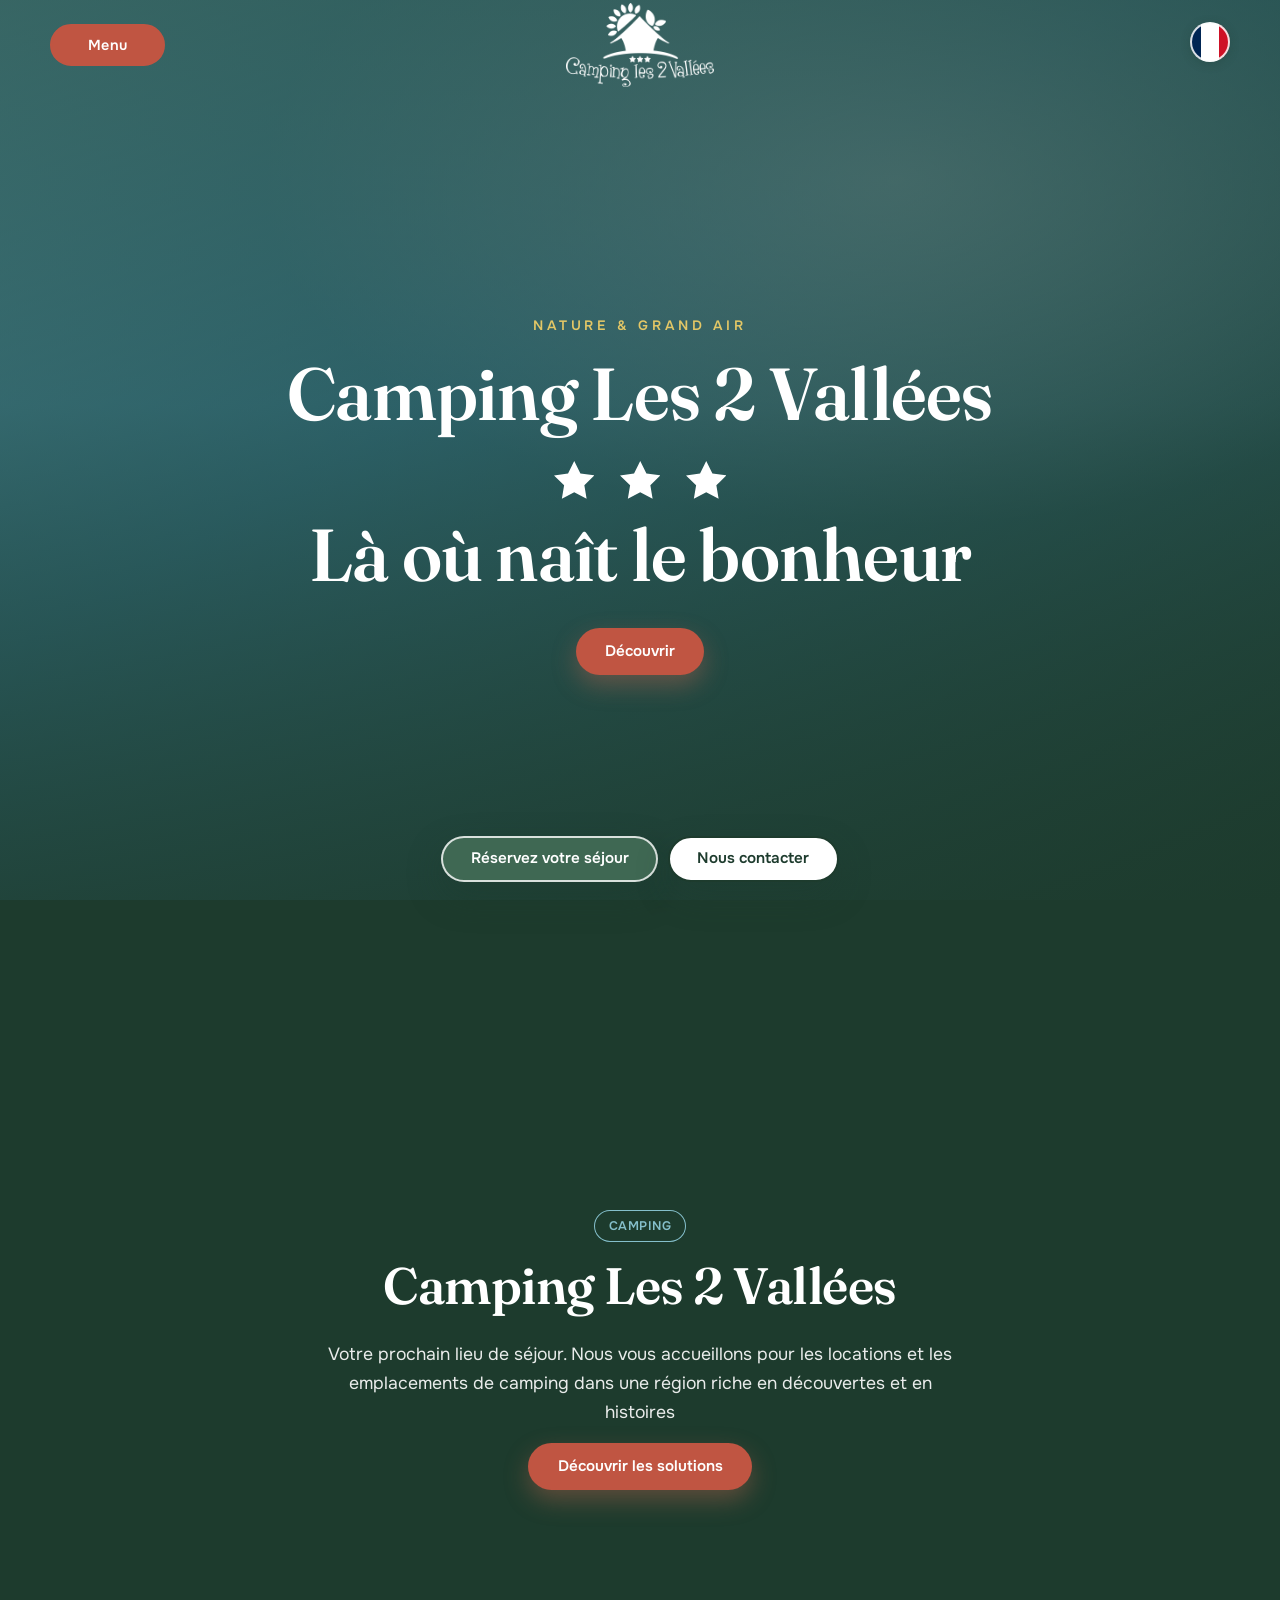
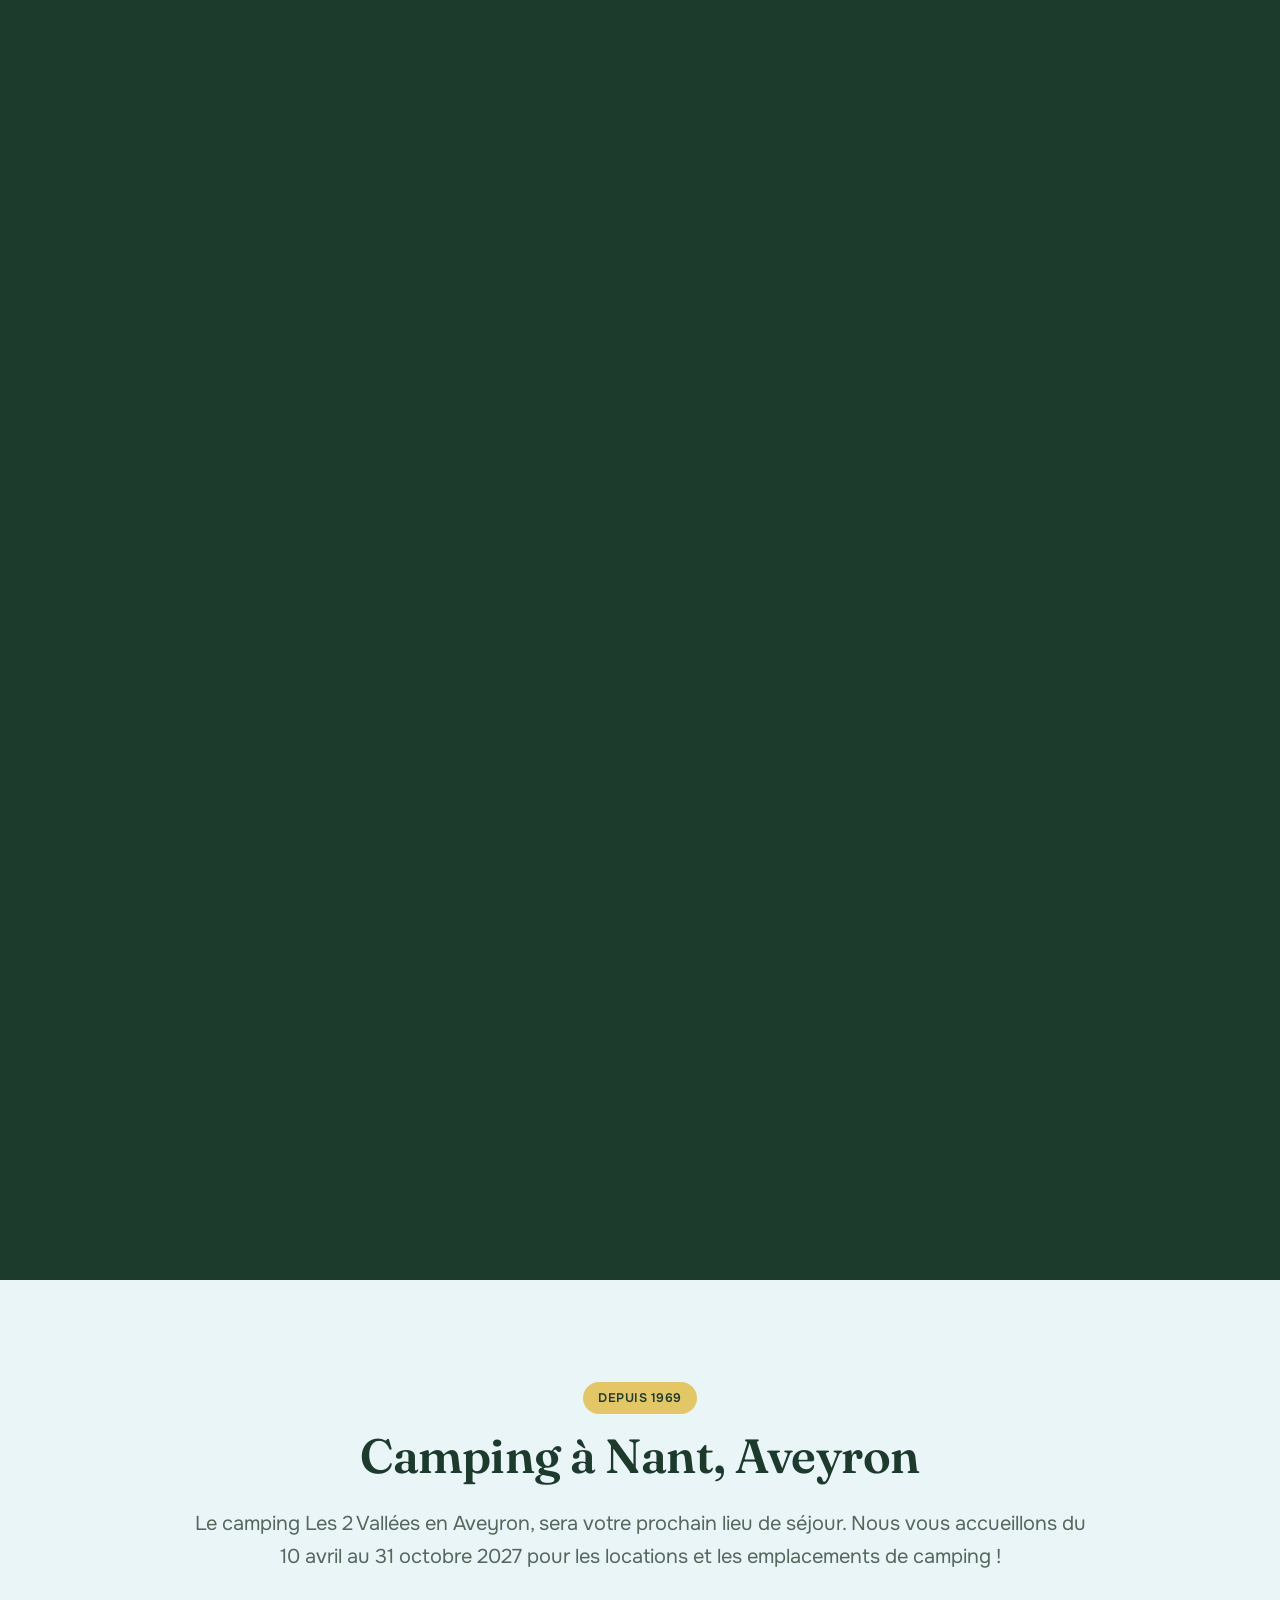
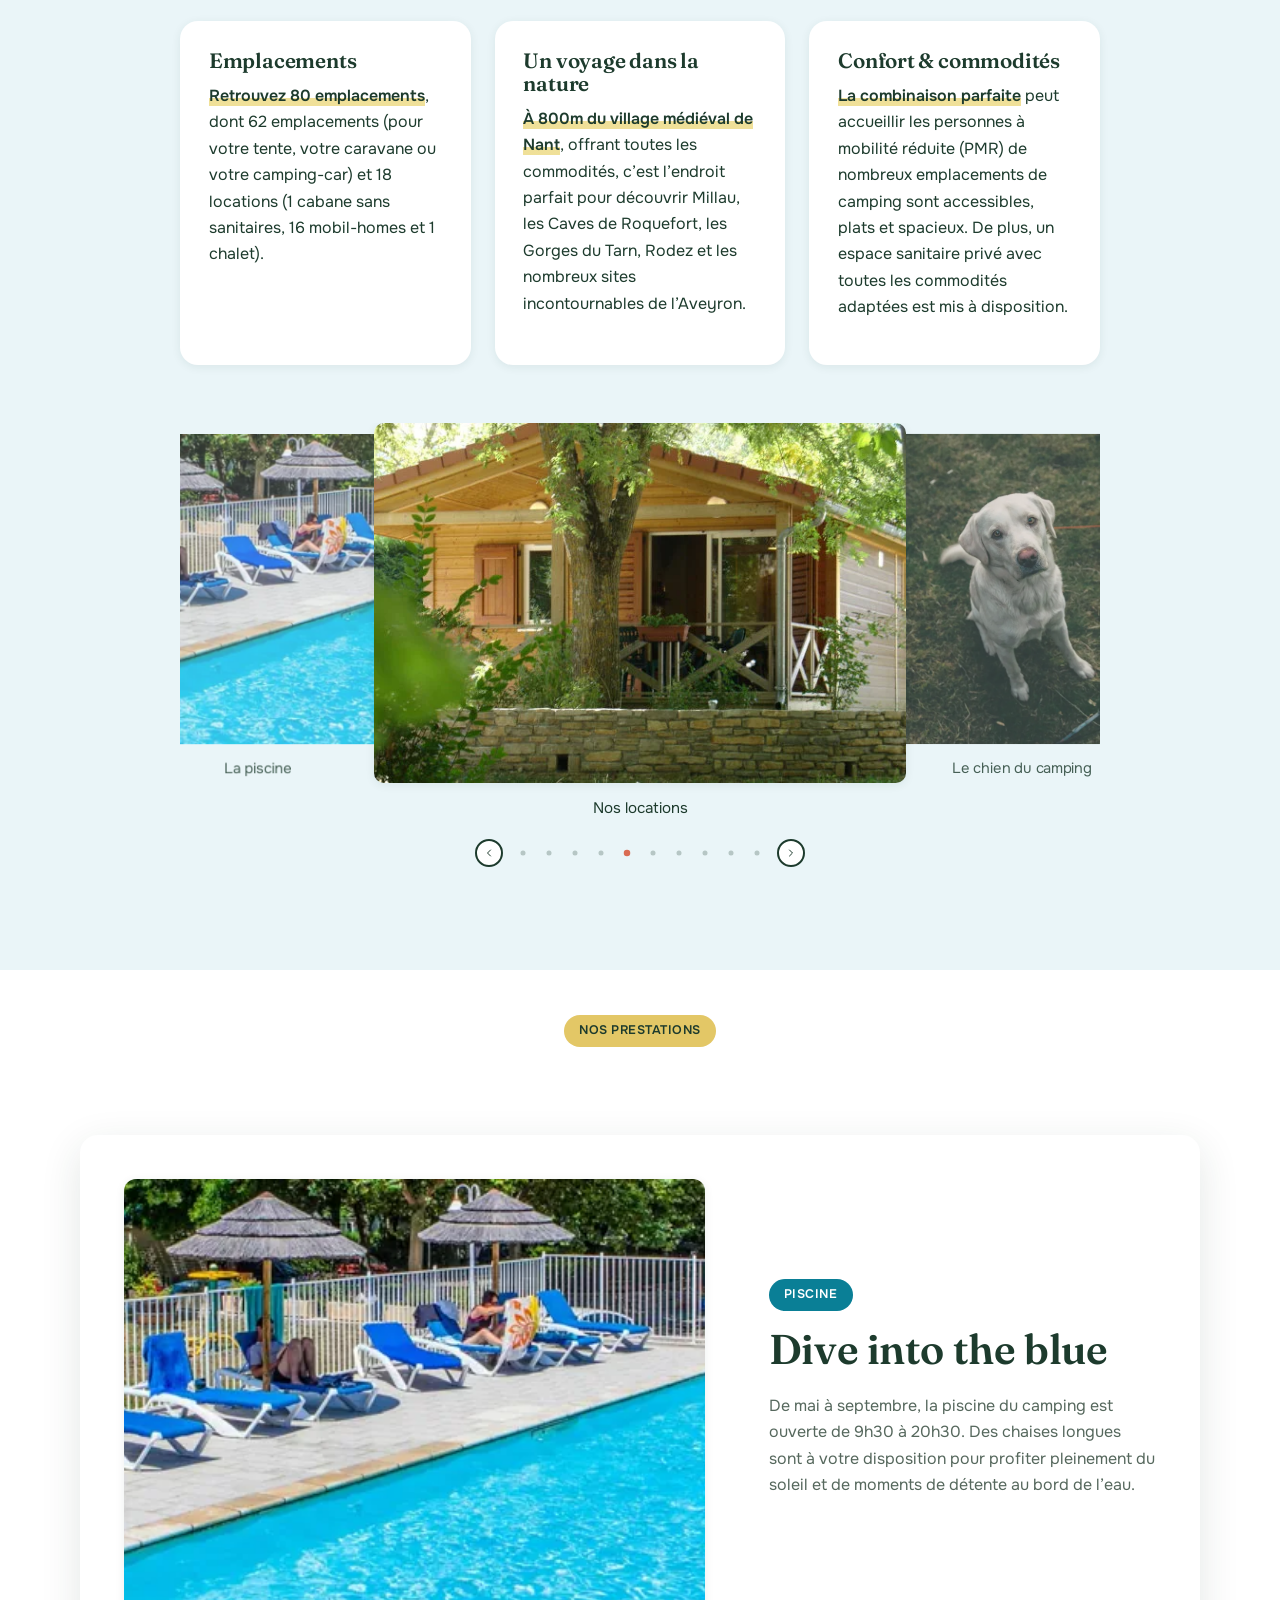
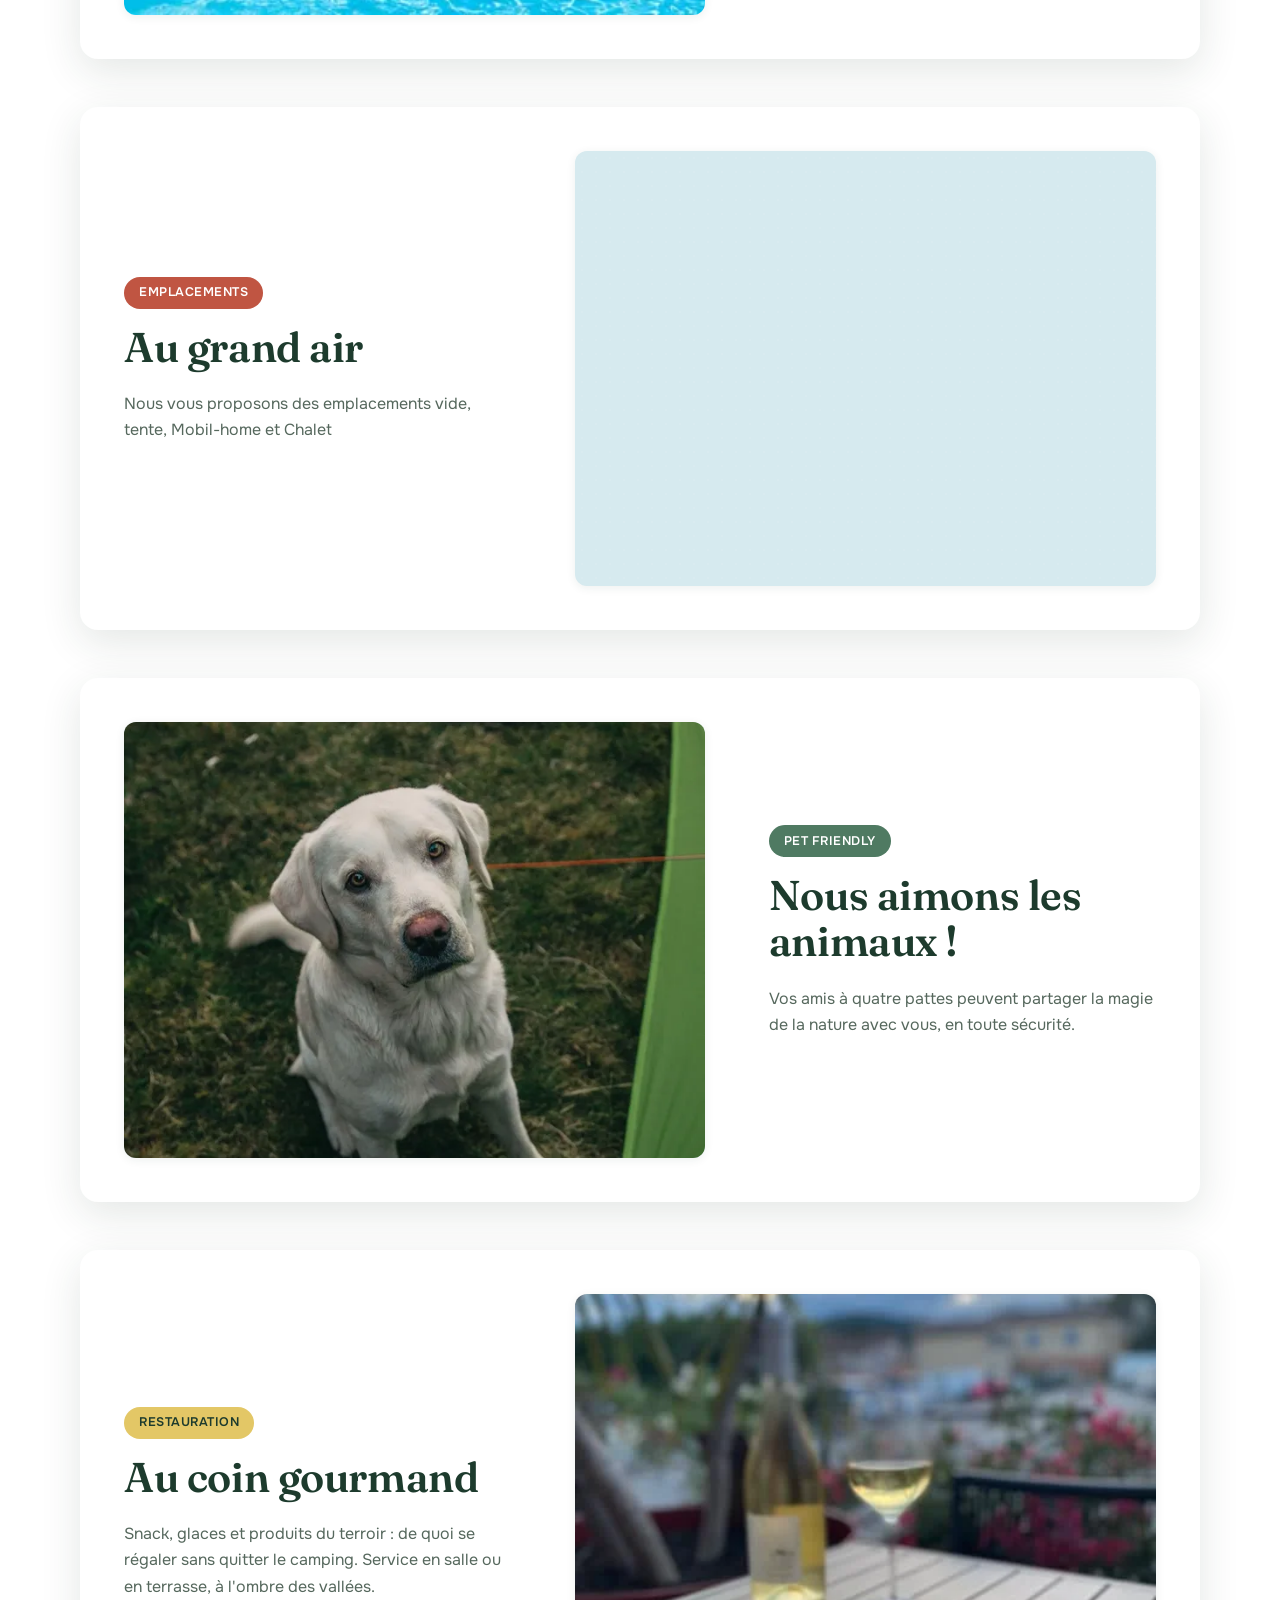
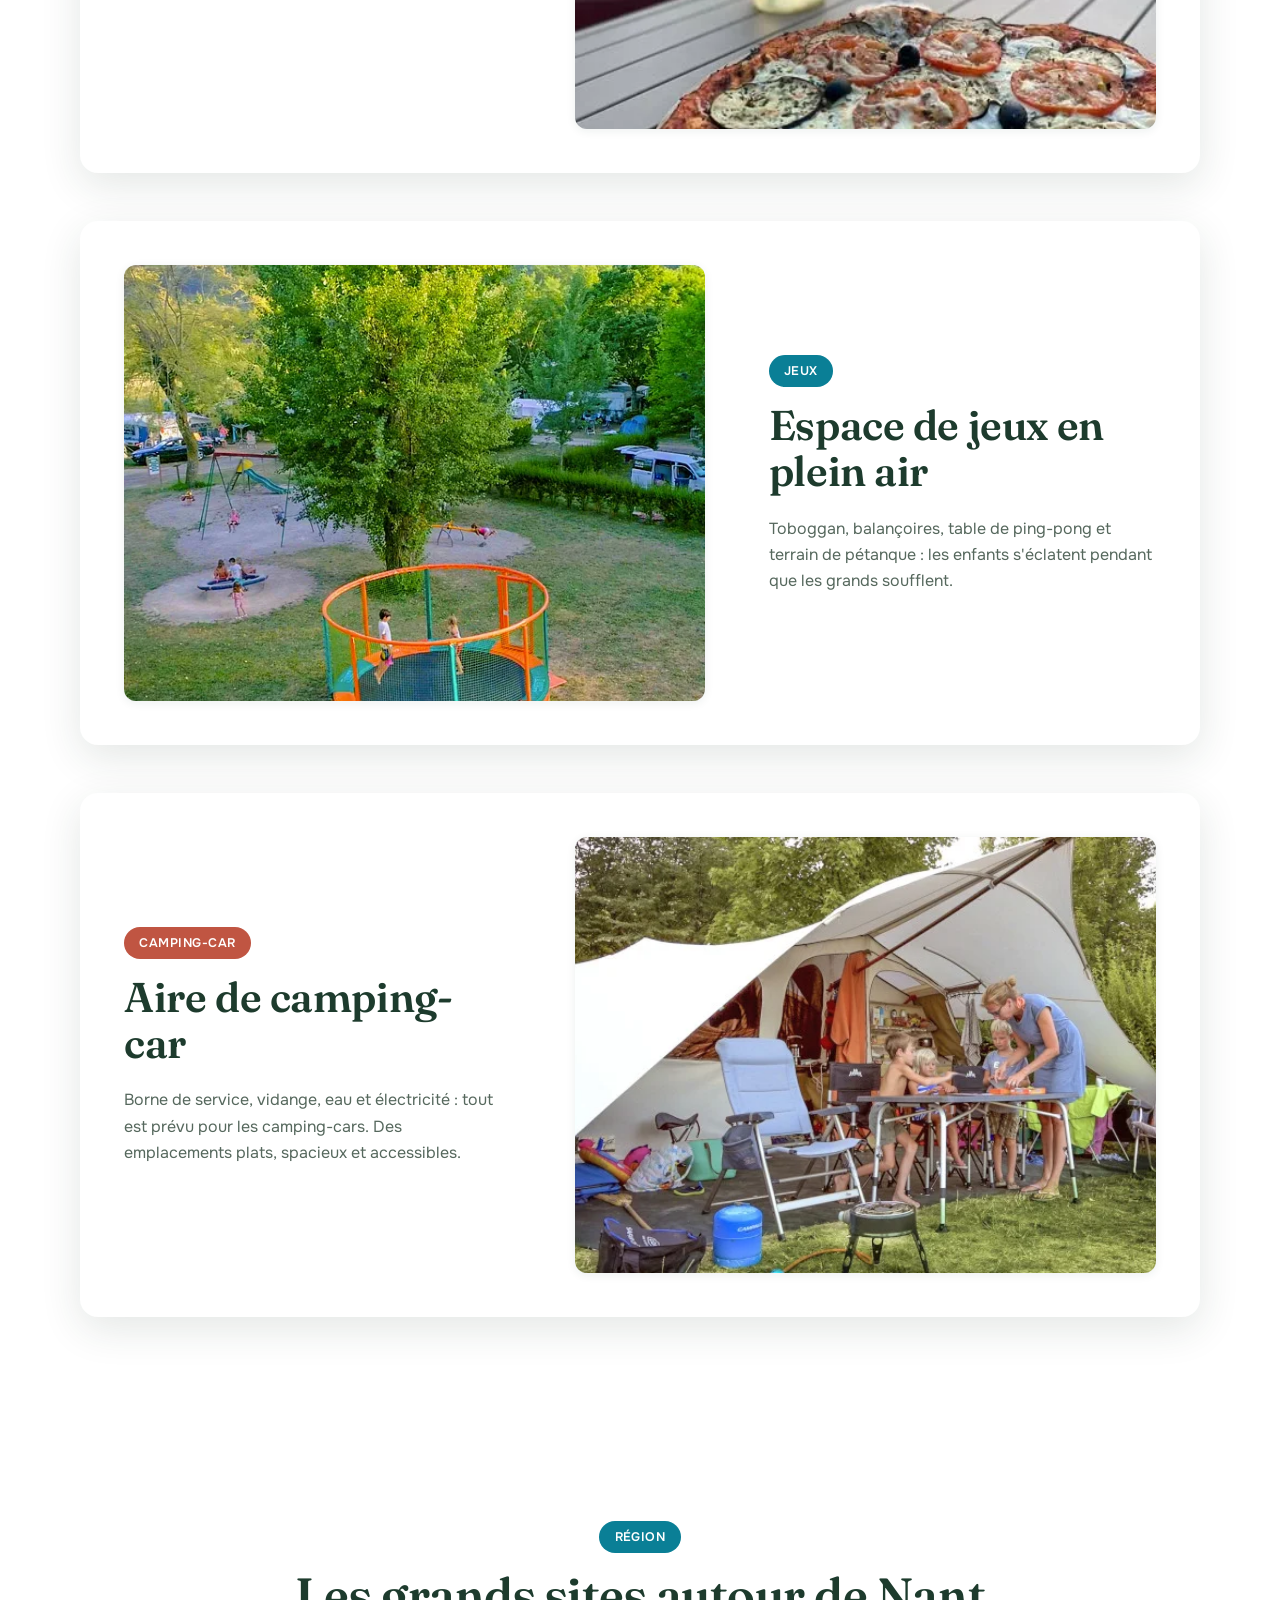
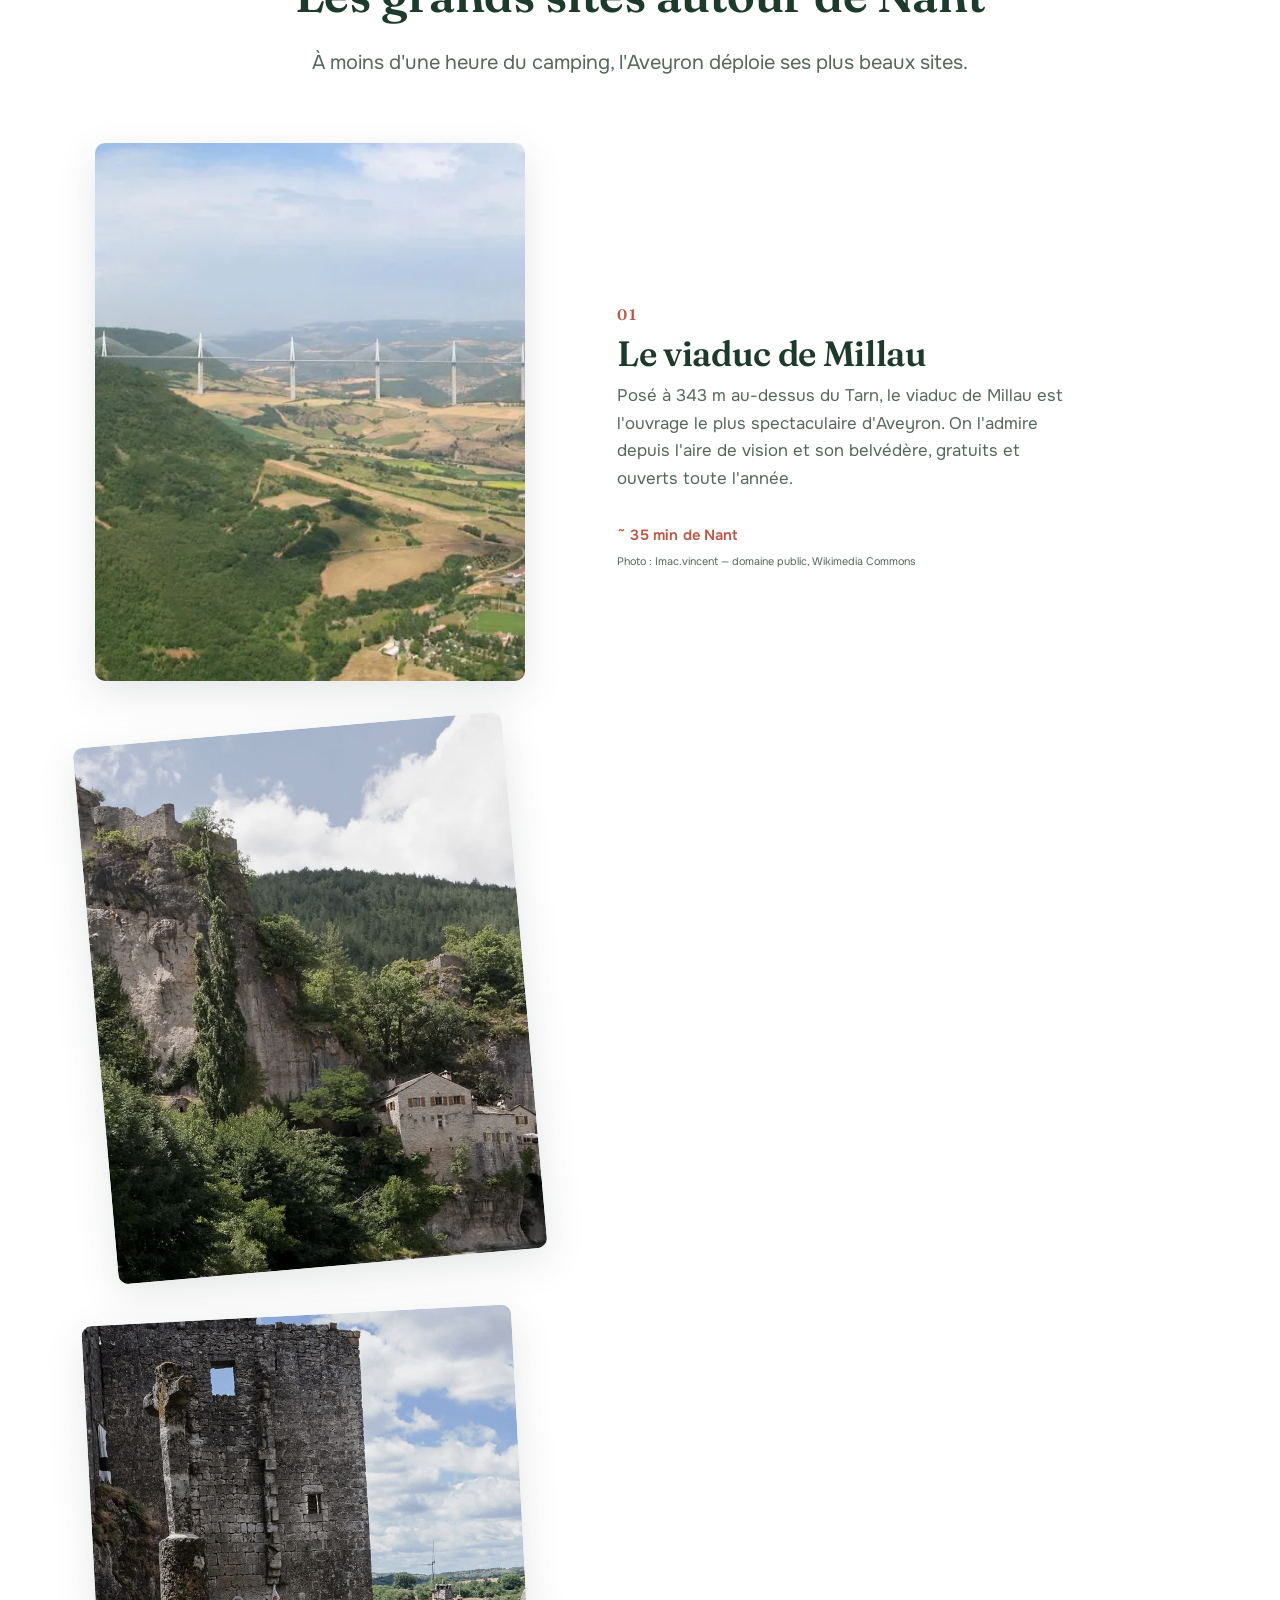
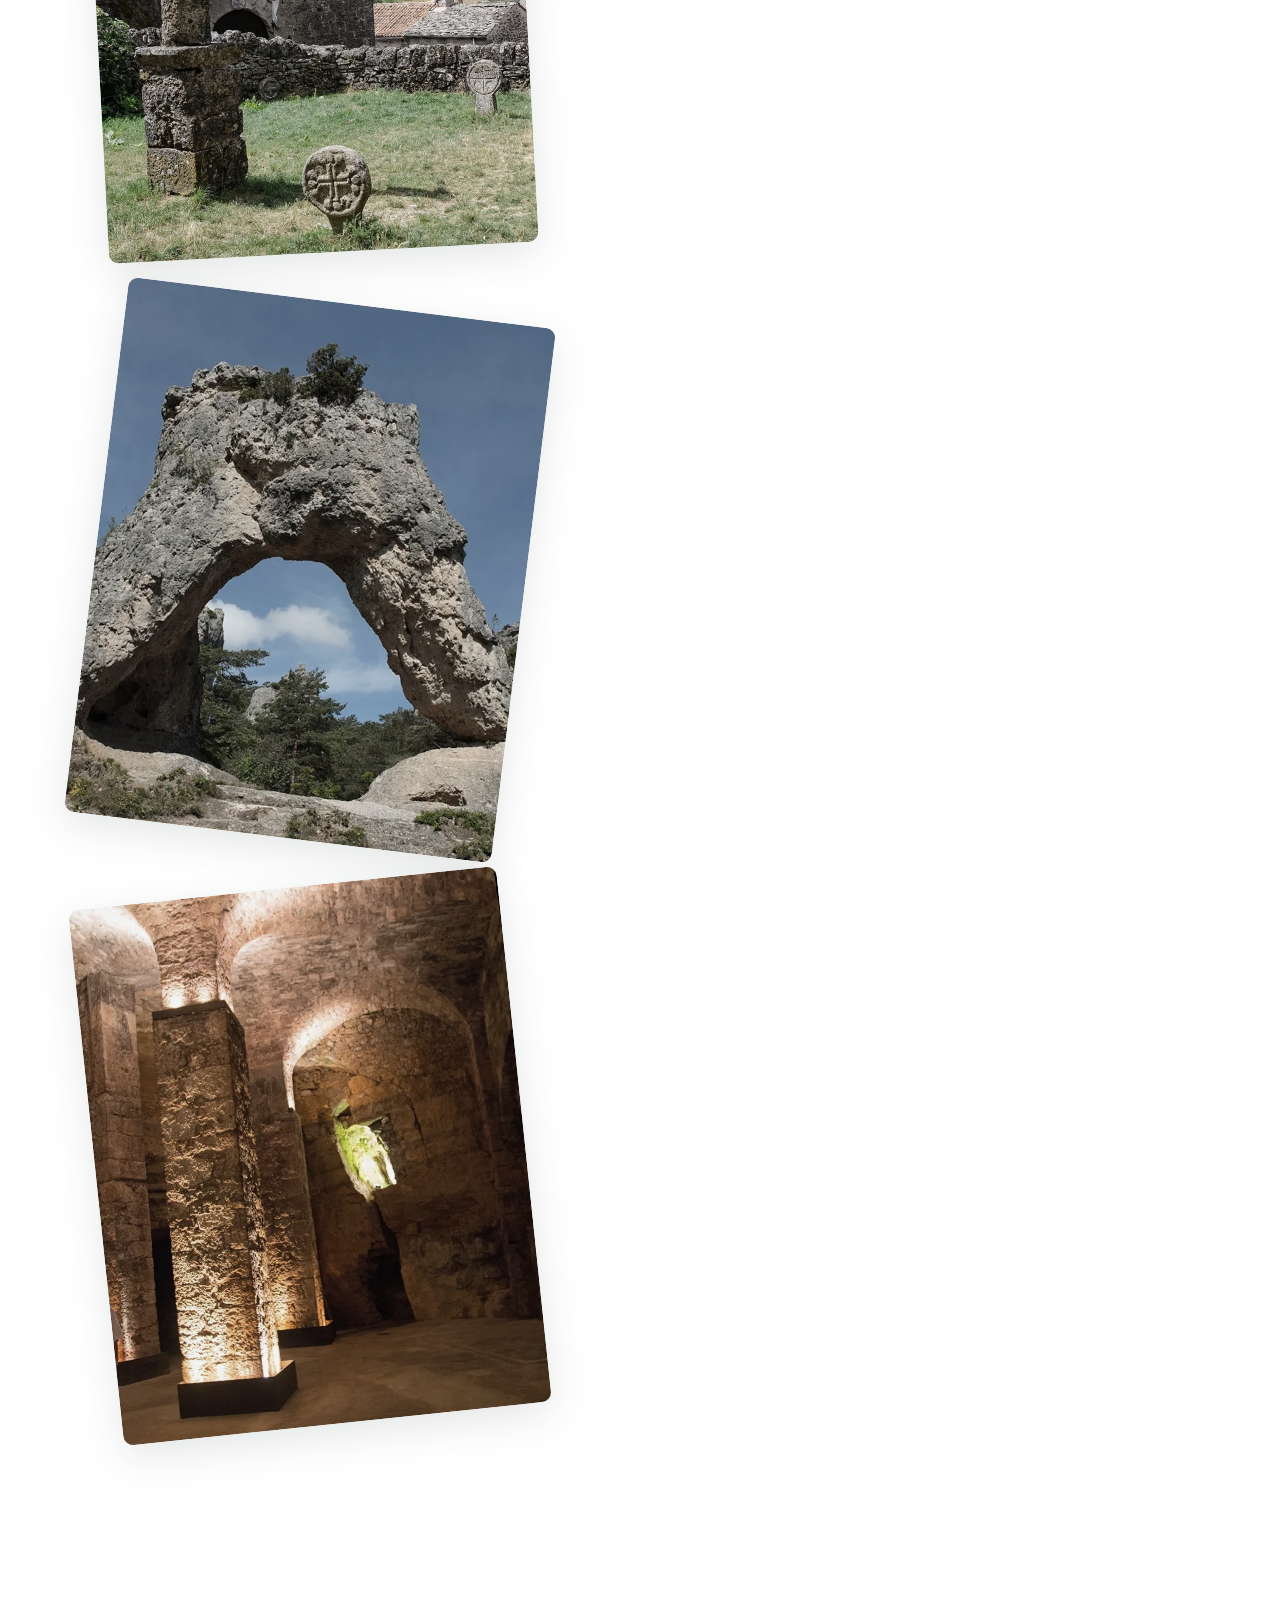
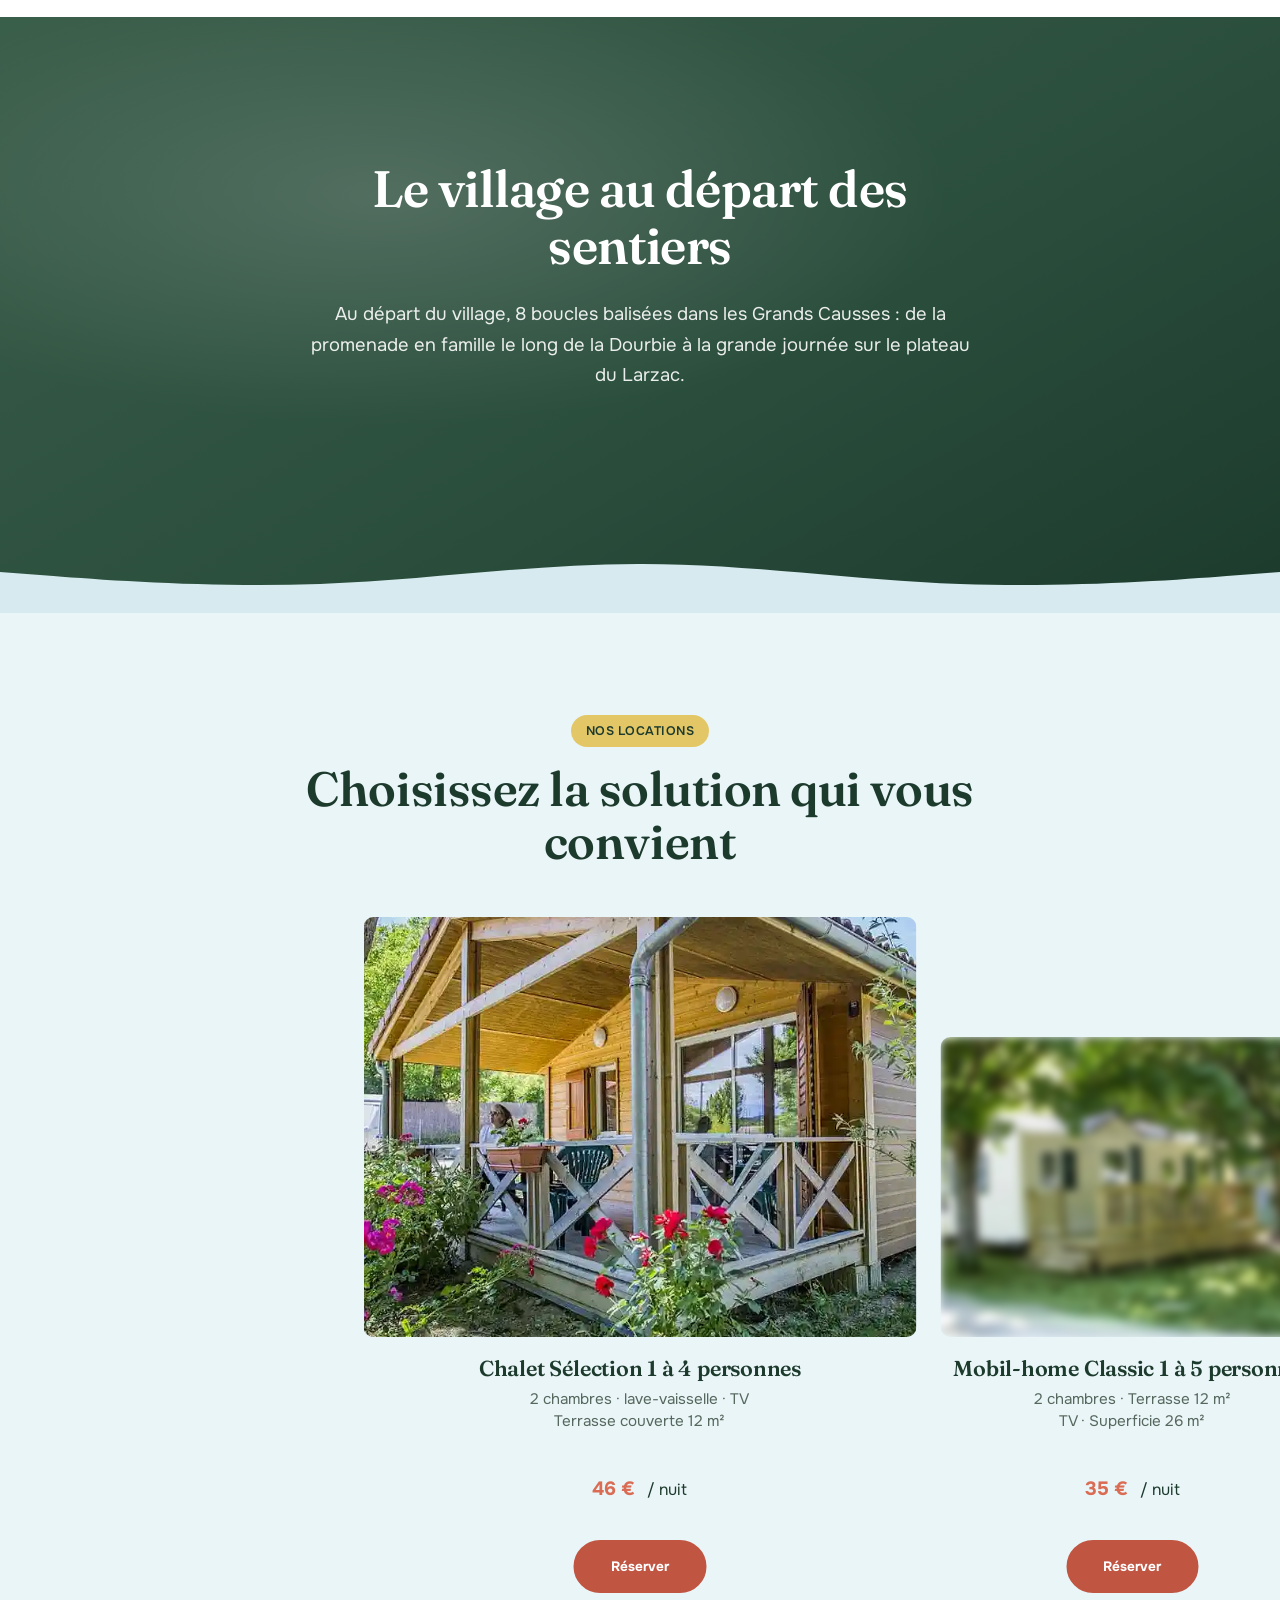
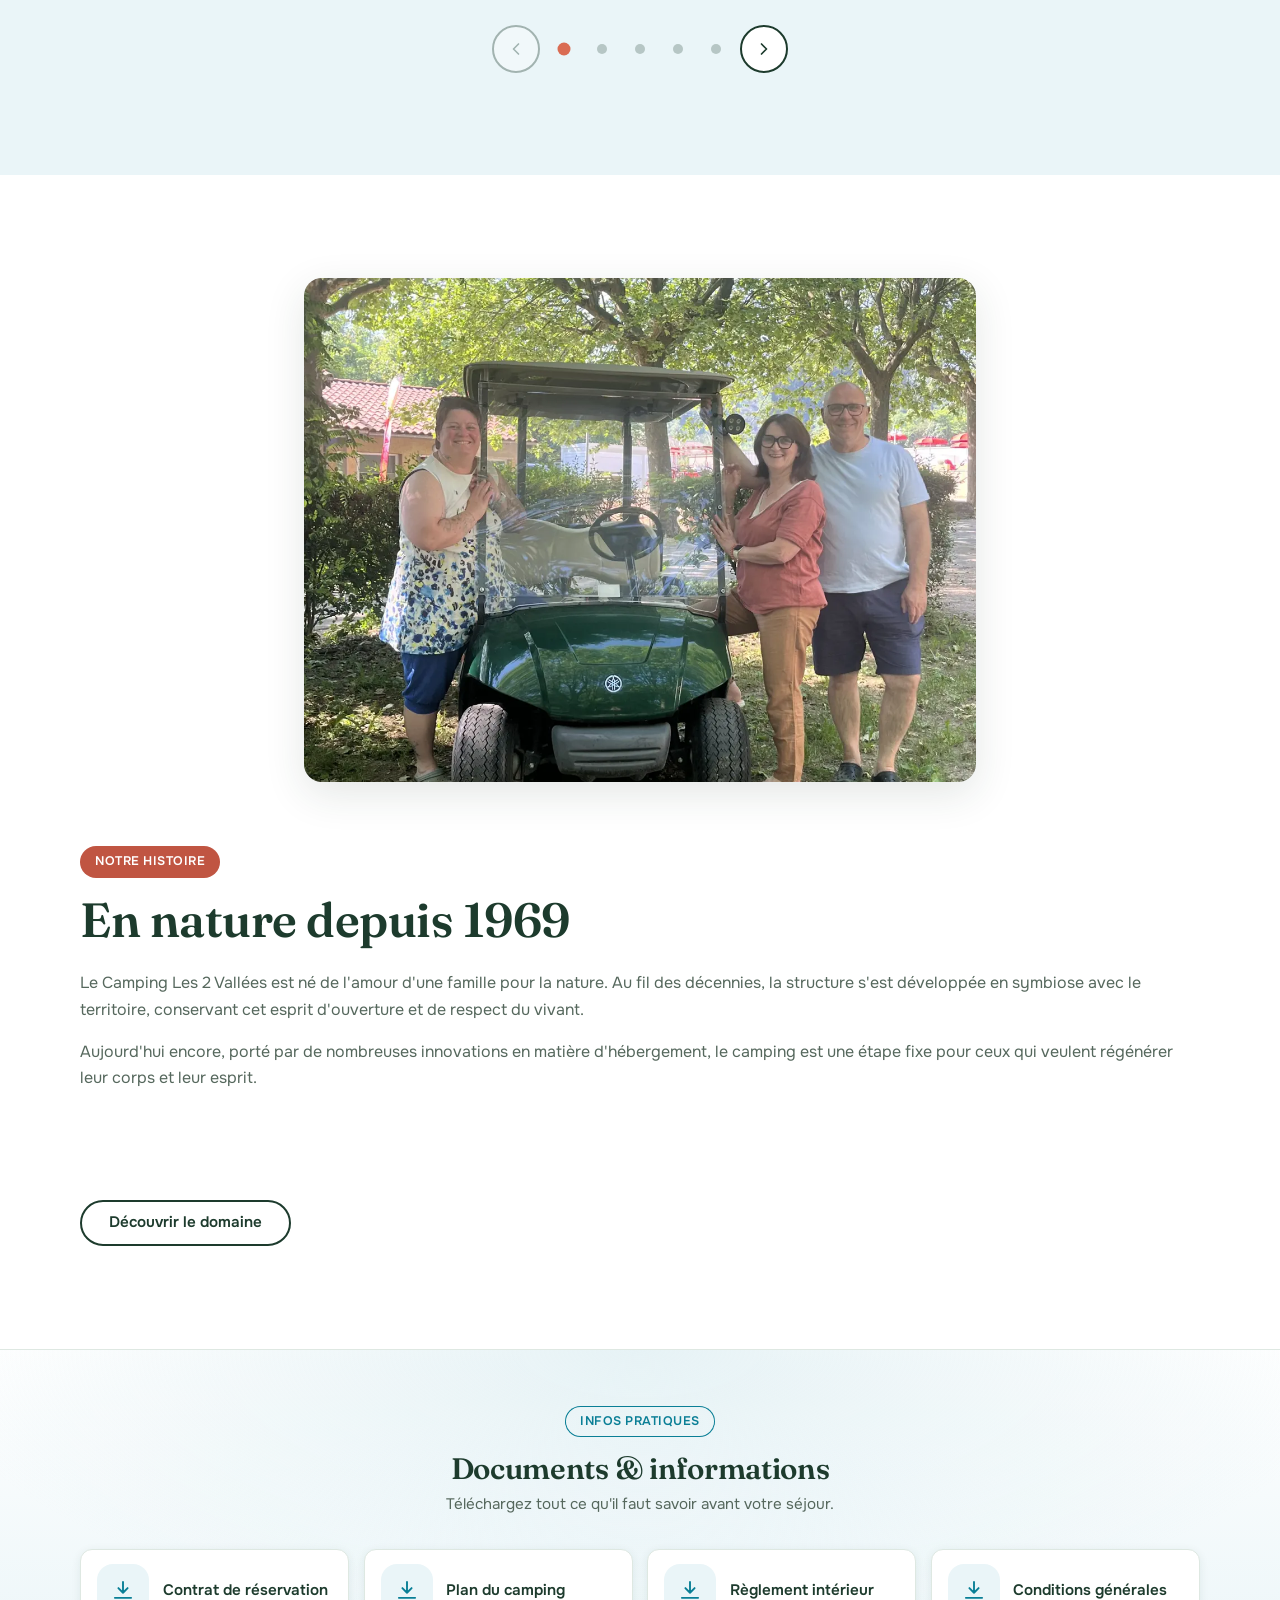
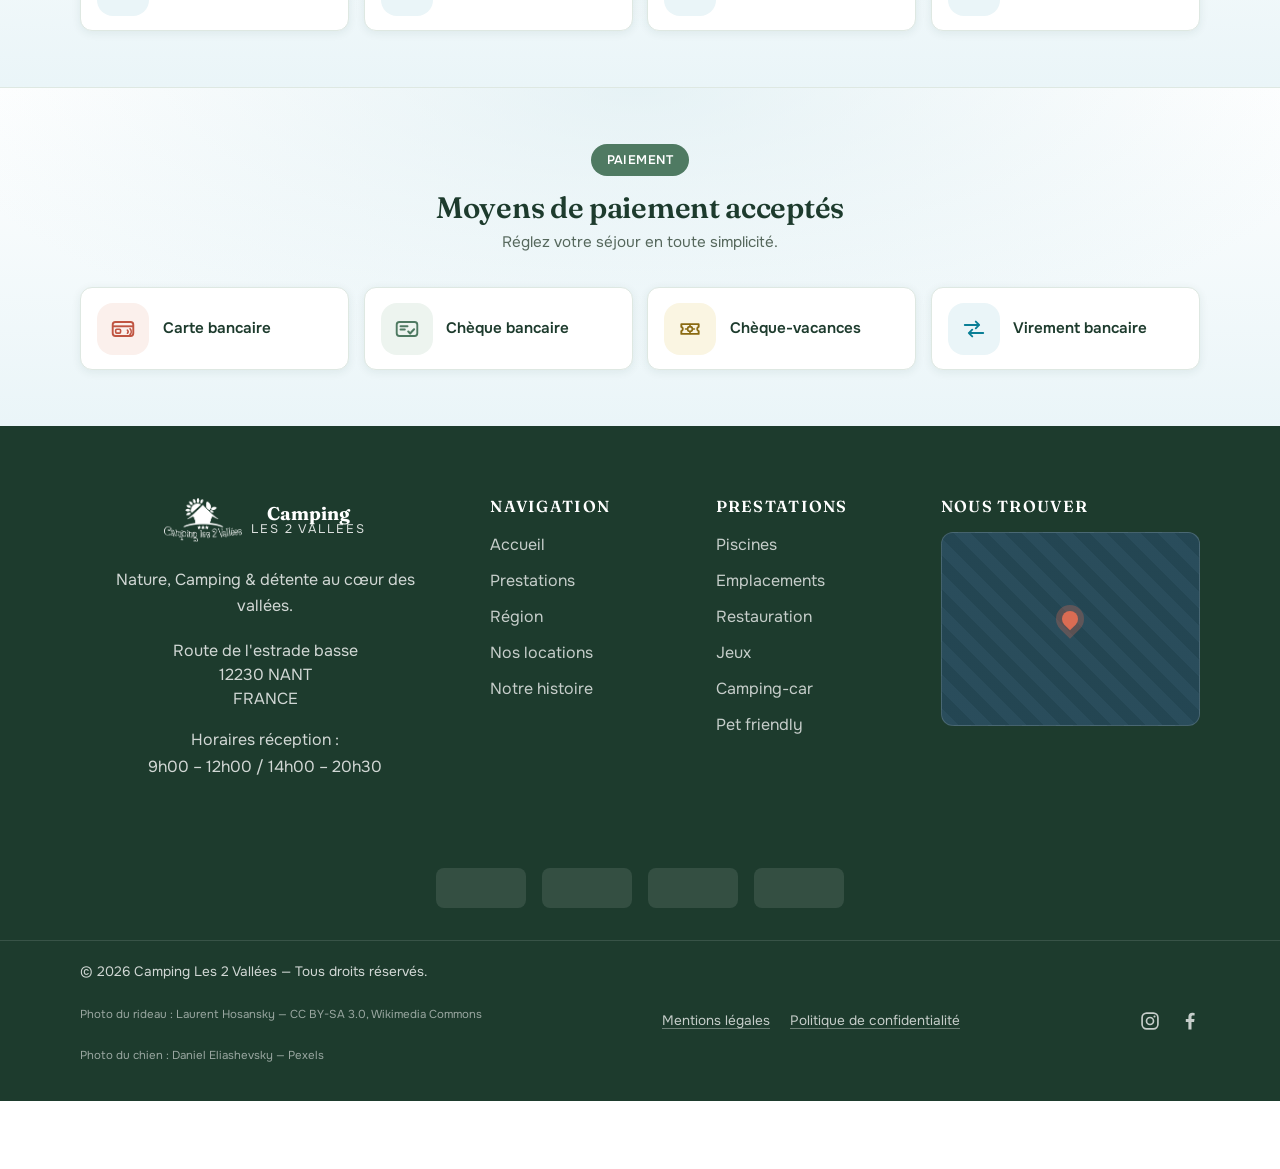
<file: index.html>
﻿<!doctype html>
<html lang="fr">
  <head>
    <meta charset="UTF-8" />
    <meta name="viewport" content="width=device-width, initial-scale=1.0" />
    <title>Camping Les 2 Vallées — Nature &amp; Glamping</title>
    <meta
      name="description"
      content="Camping Les 2 Vallées : nature, glamping, piscines et activités en pleine nature. Réservez votre séjour."
    />
    <meta name="theme-color" content="#1D3B2D" />

    <!-- Polices locales (Fraunces & Onest, SIL OFL) : @font-face dans style.css,
       aucun appel externe. Préchargement des deux latins du premier rendu
       (les -ext servent plus tard, au besoin, via unicode-range). -->
    <link
      rel="preload"
      href="assets/fonts/fraunces-latin.woff2"
      as="font"
      crossorigin
    />
    <link
      rel="preload"
      href="assets/fonts/onest-latin.woff2"
      as="font"
      crossorigin
    />
    <link rel="stylesheet" href="css/style.css" />
    <link rel="icon" href="favicon.png" />
    <link rel="apple-touch-icon" href="apple-touch-icon.png" />
    <!-- Pas de referer qui fuite vers les plateformes externes (réservation). -->
    <meta name="referrer" content="strict-origin-when-cross-origin" />
    <!-- CSP : tout est local ; inline conservés pour le hook .js et les
       styles animés posés par le script. À déplacer en en-tête HTTP côté
       hébergeur si l'occasion se présente (la meta CSP est plus limitée). -->
    <meta
      http-equiv="Content-Security-Policy"
      content="default-src 'self'; img-src 'self' data:; media-src 'self'; style-src 'self' 'unsafe-inline'; script-src 'self' 'unsafe-inline'"
    />
    <!-- Réseaux sociaux : DOMAIN À REMPLACER (comme BOOKING.url dans
       js/script.js) pour canonical / og:url / og:image / sitemap.xml. -->
    <link rel="canonical" href="https://www.exemple-domaine.fr/" />
    <meta property="og:type" content="website" />
    <meta
      property="og:title"
      content="Camping Les 2 Vallées — Nature &amp; Glamping"
    />
    <meta
      property="og:description"
      content="Camping Les 2 Vallées : nature, glamping, piscines et activités en pleine nature. Réservez votre séjour."
    />
    <meta property="og:url" content="https://www.exemple-domaine.fr/" />
    <meta
      property="og:image"
      content="https://www.exemple-domaine.fr/assets/logo/camping-les-2-vallees.png"
    />
    <meta name="twitter:card" content="summary" />
    <!-- Détection JS (une ligne, en tête) : le burger n'apparaît que si
       le script tourne ; sans JS, la nav reste visible en dur. -->
    <script>
      document.documentElement.classList.add("js");
    </script>
  </head>
  <body data-i18n-page="home">
    <!-- ===================== ÉCRAN DE CHARGEMENT =====================
         Diorama camping qui se dessine (~3 s) + anneau de progression
         (plein à 3,5 s), fondu de sortie à 4 s puis retrait du DOM.
         Decoratif : aria-hidden. Masque si JS inactif (classe .js posée
         dans le head). Caché via html:not(.js) dans style.css. -->
    <div id="loader-screen" aria-hidden="true">
      <div class="ring-wrap">

        <!-- anneau de chargement : se remplit progressivement, plein 0.5s avant la disparition -->
        <svg class="progress-ring" viewBox="0 0 440 440">
          <circle class="progress-ring-bg" cx="220" cy="220" r="204"/>
          <circle class="progress-ring-fill" cx="220" cy="220" r="204"/>
        </svg>

        <div class="stage" id="stage">
          <div class="diorama" id="diorama">

            <!-- ===== SOL / OMBRE ===== -->
            <svg class="layer layer-floor" viewBox="0 0 500 460">
              <defs>
                <radialGradient id="floorGrad" cx="50%" cy="50%" r="50%">
                  <stop offset="0%" stop-color="#000000" stop-opacity=".55"/>
                  <stop offset="100%" stop-color="#000000" stop-opacity="0"/>
                </radialGradient>
              </defs>
              <ellipse class="floor-disc" cx="250" cy="300" rx="190" ry="55"/>
            </svg>

            <!-- ===== CIEL : lune + étoiles ===== -->
            <svg class="layer layer-sky" viewBox="0 0 500 460">
              <path class="fill-moon" style="--i:0"
                d="M 150 50
                   C 126 50 107 69 107 93
                   C 107 117 126 136 150 136
                   C 132 128 119 112 119 93
                   C 119 74 132 58 150 50 Z"/>
              <g>
                <path class="fill-star" style="--i:1" d="M 195 42 L199 54 L211 58 L199 62 L195 74 L191 62 L179 58 L191 54 Z"/>
                <path class="fill-star" style="--i:2" d="M 252 27 L254 35 L262 37 L254 39 L252 47 L250 39 L242 37 L250 35 Z"/>
                <path class="fill-star" style="--i:3" d="M 297 52 L300 62 L310 65 L300 68 L297 78 L294 68 L284 65 L294 62 Z"/>
                <path class="fill-star" style="--i:4" d="M 333 33 L335 40 L342 42 L335 44 L333 51 L331 44 L324 42 L331 40 Z"/>
                <path class="fill-star" style="--i:5" d="M 220 72 L222 79 L229 81 L222 83 L220 90 L218 83 L211 81 L218 79 Z"/>
                <path class="fill-star" style="--i:6" d="M 272 76 L274 82 L280 84 L274 86 L272 92 L270 86 L264 84 L270 82 Z"/>
                <path class="fill-star" style="--i:7" d="M 360 70 L361 75 L366 77 L361 79 L360 84 L359 79 L354 77 L359 75 Z"/>
                <path class="fill-star" style="--i:8" d="M 175 95 L176 100 L181 102 L176 104 L175 109 L174 104 L169 102 L174 100 Z"/>
              </g>
            </svg>

            <!-- ===== SAPINS ===== -->
            <svg class="layer layer-trees" viewBox="0 0 500 460">
              <defs>
                <linearGradient id="treeGrad" x1="0" y1="0" x2="1" y2="1">
                  <stop offset="0%" stop-color="#3a3a3a"/>
                  <stop offset="100%" stop-color="#111111"/>
                </linearGradient>
              </defs>

              <!-- gauche -->
              <g class="stroke">
                <polygon style="--i:0" class="fill-shade" fill="url(#treeGrad)" points="68,203 36,254 100,254"/>
                <polygon style="--i:1" class="fill-shade" fill="url(#treeGrad)" points="68,177 32,228 104,228"/>
                <polygon style="--i:2" class="fill-shade" fill="url(#treeGrad)" points="68,151 42,197 94,197"/>
                <line     style="--i:3" x1="68" y1="254" x2="68" y2="280"/>
              </g>

              <!-- droite -->
              <g class="stroke">
                <polygon style="--i:4" class="fill-shade" fill="url(#treeGrad)" points="432,197 398,250 466,250"/>
                <polygon style="--i:5" class="fill-shade" fill="url(#treeGrad)" points="432,170 392,224 472,224"/>
                <polygon style="--i:6" class="fill-shade" fill="url(#treeGrad)" points="432,146 402,192 462,192"/>
                <line     style="--i:7" x1="432" y1="250" x2="432" y2="280"/>
              </g>
            </svg>

            <!-- ===== TENTE TRIANGULAIRE (perspective 3/4) =====
                 Se dessine entièrement sur les 3 premières secondes. -->
            <svg class="layer layer-tent" viewBox="0 0 500 460">
              <defs>
                <linearGradient id="tentGrad" x1="0" y1="0" x2="1" y2="0">
                  <stop offset="0%"  stop-color="#e9e9e9"/>
                  <stop offset="45%" stop-color="#ffffff"/>
                  <stop offset="100%" stop-color="#cfcfcf"/>
                </linearGradient>
                <linearGradient id="flapGrad" x1="0" y1="0" x2="0" y2="1">
                  <stop offset="0%"  stop-color="#d8d8d8"/>
                  <stop offset="100%" stop-color="#bdbdbd"/>
                </linearGradient>
                <linearGradient id="tentSideGrad" x1="0" y1="0" x2="1" y2="0.3">
                  <stop offset="0%"  stop-color="#b9b9b9"/>
                  <stop offset="100%" stop-color="#8f8f8f"/>
                </linearGradient>
              </defs>

              <!-- 0s – .66s : silhouette triangulaire principale -->
              <path class="stroke" d="M160,300 L250,120 L340,300 Z"
                style="animation-duration:.66s; animation-delay:0s"/>
              <path class="fill-shade" fill="url(#tentGrad)" d="M160,300 L250,120 L340,300 Z"
                style="animation-duration:.36s; animation-delay:.48s"/>

              <!-- .78s – 1.14s : triangle d'entrée (porte) -->
              <path class="stroke" d="M215,300 L250,165 L285,300 Z"
                style="animation-duration:.36s; animation-delay:.78s"/>
              <path class="fill-shade" fill="url(#flapGrad)" d="M215,300 L250,165 L285,300 Z"
                style="animation-duration:.3s; animation-delay:1.02s"/>

              <!-- .96s – 1.2s : mât central -->
              <path class="stroke-thin" d="M250,120 L250,300"
                style="animation-duration:.24s; animation-delay:.96s"/>

              <!-- 1.14s – 1.5s : bord zigzag de la toile de porte -->
              <path class="stroke-thin"
                d="M215,300 L223,312 L231,300 L239,312 L247,300 L255,312 L263,300 L271,312 L279,300 L285,312"
                style="animation-duration:.36s; animation-delay:1.14s"/>

              <!-- 1.5s – 2.16s : pan latéral (extrusion en profondeur) -->
              <path class="stroke-thin" d="M250,120 L340,300 L410,265 L320,85 Z"
                style="animation-duration:.6s; animation-delay:1.5s"/>
              <path class="fill-shade" fill="url(#tentSideGrad)" d="M250,120 L340,300 L410,265 L320,85 Z"
                style="animation-duration:.36s; animation-delay:1.8s"/>

              <!-- 1.56s – 1.8s : arête de faîtage vers la profondeur -->
              <path class="stroke" d="M250,120 L320,85"
                style="animation-duration:.24s; animation-delay:1.56s"/>
              <!-- 1.98s – 2.22s : arête de sol côté profondeur -->
              <path class="stroke-thin" d="M340,300 L410,265"
                style="animation-duration:.24s; animation-delay:1.98s"/>

              <!-- 2.28s – 2.94s : haubans et piquets -->
              <path class="stroke-thin" d="M160,300 L120,325"
                style="animation-duration:.18s; animation-delay:2.28s"/>
              <circle class="fill-ink" cx="120" cy="325" r="4"
                style="animation-duration:.12s; animation-delay:2.46s"/>

              <path class="stroke-thin" d="M340,300 L380,325"
                style="animation-duration:.18s; animation-delay:2.37s"/>
              <circle class="fill-ink" cx="380" cy="325" r="4"
                style="animation-duration:.12s; animation-delay:2.55s"/>

              <path class="stroke-thin" d="M410,265 L448,290"
                style="animation-duration:.18s; animation-delay:2.64s"/>
              <circle class="fill-ink" cx="448" cy="290" r="4"
                style="animation-duration:.12s; animation-delay:2.82s"/>
            </svg>

            <!-- ===== FEU DE CAMP ===== -->
            <svg class="layer layer-fire" viewBox="0 0 500 460">
              <defs>
                <linearGradient id="flameGrad" x1="0" y1="1" x2="0" y2="0">
                  <stop offset="0%"  stop-color="#ff5a1f"/>
                  <stop offset="55%" stop-color="#ffb02e"/>
                  <stop offset="100%" stop-color="#ffe9b0"/>
                </linearGradient>
                <linearGradient id="flameGrad2" x1="0" y1="1" x2="0" y2="0">
                  <stop offset="0%"  stop-color="#ff5a1f"/>
                  <stop offset="60%" stop-color="#ffcf4d"/>
                  <stop offset="100%" stop-color="#fff3c4"/>
                </linearGradient>
              </defs>

              <!-- buches croisées : 2.0s – 2.49s -->
              <g class="stroke-thin">
                <line x1="148" y1="331" x2="206" y2="347" style="animation-duration:.25s; animation-delay:2s"/>
                <line x1="148" y1="347" x2="206" y2="331" style="animation-duration:.25s; animation-delay:2.08s"/>
                <line x1="160" y1="334" x2="170" y2="337" style="animation-duration:.2s;  animation-delay:2.16s"/>
                <line x1="184" y1="340" x2="194" y2="343" style="animation-duration:.2s;  animation-delay:2.24s"/>
              </g>

              <!-- flammes : 2.3s – 2.85s -->
              <path class="fill-shade" fill="url(#flameGrad)" style="animation-duration:.25s; animation-delay:2.4s"
                d="M 177 336 C 164 320 167 304 178 293 C 174 307 183 311 187 301 C 193 314 189 327 177 336 Z"/>
              <path class="stroke-thin" style="animation-duration:.3s; animation-delay:2.3s"
                d="M 177 336 C 164 320 167 304 178 293 C 174 307 183 311 187 301 C 193 314 189 327 177 336 Z"/>

              <path class="fill-shade" fill="url(#flameGrad2)" style="animation-duration:.25s; animation-delay:2.5s"
                d="M 159 334 C 151 323 154 312 162 306 C 159 315 164 318 167 311 C 171 320 168 329 159 334 Z"/>
              <path class="stroke-thin" style="animation-duration:.3s; animation-delay:2.4s"
                d="M 159 334 C 151 323 154 312 162 306 C 159 315 164 318 167 311 C 171 320 168 329 159 334 Z"/>

              <path class="fill-shade" fill="url(#flameGrad2)" style="animation-duration:.25s; animation-delay:2.6s"
                d="M 196 334 C 188 323 191 312 198 306 C 196 315 200 318 203 311 C 207 320 204 329 196 334 Z"/>
              <path class="stroke-thin" style="animation-duration:.3s; animation-delay:2.5s"
                d="M 196 334 C 188 323 191 312 198 306 C 196 315 200 318 203 311 C 207 320 204 329 196 334 Z"/>

              <!-- étincelles : brève volée unique, 2.6s – 3.0s, puis plus rien ne bouge -->
              <circle class="spark" cx="170" cy="310" r="2.4" style="animation-delay:2.6s"/>
              <circle class="spark" cx="182" cy="305" r="2"   style="animation-delay:2.7s"/>
              <circle class="spark" cx="190" cy="312" r="2.6" style="animation-delay:2.8s"/>
              <circle class="spark" cx="176" cy="300" r="1.8" style="animation-delay:2.9s"/>
            </svg>

          </div>
        </div>

      </div>
    </div>

    <!-- ===================== SPRITE SVG =====================
         Les glyphes Instagram et Facebook, définis une seule fois et repris
         par <use> à tous les endroits où ils servent : le panneau social du
         header (desktop) et la ligne de réseaux sociaux du menu mobile.
         currentColor : la couleur se règle en CSS, un seul endroit à changer. -->
    <svg class="svg-sprite" aria-hidden="true" focusable="false">
      <symbol id="i-instagram" viewBox="0 0 24 24">
        <rect
          x="2.5"
          y="2.5"
          width="19"
          height="19"
          rx="5.5"
          fill="none"
          stroke="currentColor"
          stroke-width="2"
        />
        <circle
          cx="12"
          cy="12"
          r="4.2"
          fill="none"
          stroke="currentColor"
          stroke-width="2"
        />
        <circle cx="17.4" cy="6.6" r="1.3" fill="currentColor" />
      </symbol>
      <!-- Le « f » est étroit : son viewBox est resserré sur le glyphe pour
           qu'il ait la même hauteur visuelle que le cadre de l'Instagram
           (sinon il paraît deux fois plus petit à côté). -->
      <symbol id="i-facebook" viewBox="6.5 2.5 11 20">
        <path
          fill="currentColor"
          d="M13.5 21v-7.6h2.6l.4-3h-3V8.5c0-.87.24-1.46 1.5-1.46h1.6V4.42A21 21 0 0 0 14.3 4.3c-2.33 0-3.9 1.42-3.9 4.03v2.1H7.8v3h2.6V21z"
        />
      </symbol>
    </svg>

    <!-- ===================== HEADER (logo — nav — CTA) ===================== -->
    <header class="header" id="header">
      <div class="header__inner">
        <a
          href="#accueil"
          class="logo"
          aria-label="Camping Les 2 Vallées — Accueil"
        >
          <span class="logo__mark" aria-hidden="true">
            <img
              src="assets/logo/camping-les-2-vallees.png"
              alt=""
              width="338"
              height="192"
              decoding="async"
            />
          </span>
        </a>

        <!-- Deux moitiés de nav : en desktop elles encadrent le logo et se
             déploient en glissant depuis le centre (cf. §9c du CSS) ; en
             =860px elles redeviennent une seule colonne dans le panneau du
             burger. Deux listes distinctes = deux moitiés de largeur
             indépendante, sans casser la sémantique de liste. -->
        <nav
          class="header__nav"
          id="primaryNav"
          aria-label="Navigation principale"
          data-i18n-attr="aria-label:header.navAria"
        >
          <ul class="header__nav-group">
            <li><a href="#accueil" data-i18n="nav.accueil">Accueil</a></li>
            <li>
              <a href="#intro" data-i18n="nav.camping">Camping</a>
            </li>
            <li>
              <a href="#prestation" data-i18n="nav.prestations">Prestations</a>
            </li>
          </ul>
          <ul class="header__nav-group">
            <li><a href="#region" data-i18n="nav.region">Région</a></li>
            <li>
              <a href="#locations" data-i18n="nav.locations">Locations</a>
            </li>
            <li>
              <a href="#informations" data-i18n="nav.infos">Infos</a>
            </li>
            <!-- Réseaux sociaux : sous « Infos », en ligne. Masqués en desktop
                 (cf. §9c du CSS) — la nav desktop les porte dans le panneau
                 déroulant sous la pastille de langue. -->
            <li class="header__nav-social">
              <a
                href="https://www.instagram.com/campingles2vallees.aveyron"
                target="_blank"
                rel="noopener noreferrer nofollow"
                aria-label="Instagram"
              >
                <svg class="social__icon" aria-hidden="true">
                  <use href="#i-instagram" />
                </svg>
              </a>
              <a
                href="https://www.facebook.com/Campingles2Vallees.Aveyron/"
                target="_blank"
                rel="noopener noreferrer nofollow"
                aria-label="Facebook"
              >
                <svg class="social__icon" aria-hidden="true">
                  <use href="#i-facebook" />
                </svg>
              </a>
            </li>
          </ul>
        </nav>

        <!-- Sélecteur de langue : pilule drapeau (FR par défaut) ouvrant un
             petit menu FR / EN (UK) / NL. Le fond du bouton est le drapeau de
             la langue active (cf. §29 du CSS). Sans JS : masqué, le site reste
             en français. -->
        <div class="lang" id="langSwitch">
          <button
            class="lang__btn lang__btn--fr"
            type="button"
            aria-haspopup="true"
            aria-expanded="false"
            aria-controls="langMenu"
            aria-label="Changer de langue"
            title="Changer de langue"
            data-i18n-attr="aria-label:header.langAria, title:header.langAria"
          ></button>
          <ul class="lang__menu" id="langMenu" hidden>
            <li>
              <button
                class="lang__opt"
                type="button"
                data-lang="fr"
                aria-pressed="true"
              >
                <span
                  class="lang__flag lang__flag--fr"
                  aria-hidden="true"
                ></span
                >Français<span class="lang__default" data-i18n="js.langDefault"
                  >défaut</span
                >
              </button>
            </li>
            <li>
              <button class="lang__opt" type="button" data-lang="en">
                <span
                  class="lang__flag lang__flag--en"
                  aria-hidden="true"
                ></span
                >English
              </button>
            </li>
            <li>
              <button class="lang__opt" type="button" data-lang="nl">
                <span
                  class="lang__flag lang__flag--nl"
                  aria-hidden="true"
                ></span
                >Nederlands
              </button>
            </li>
          </ul>
        </div>

        <!-- Bouton d'ouverture : burger (3 traits) en =860px, bouton texte
             « Menu » en desktop — même bouton, même bascule, deux habits.
             Il se change en croix à l'ouverture (cf. §9c du CSS).
             Sans JS la classe .js est absente ? bouton masqué, nav visible. -->
        <button
          class="header__burger"
          type="button"
          data-label="Menu"
          aria-expanded="false"
          aria-controls="primaryNav"
          aria-label="Ouvrir le menu"
          data-i18n-attr="aria-label:js.menuOpen"
        >
          <span class="header__burger-bars" aria-hidden="true">
            <span></span><span></span><span></span>
          </span>
        </button>
      </div>

      <!-- Bloc social : les deux réseaux sortent sous la pastille de langue,
           hors de la barre, quand la nav est ouverte (desktop seulement —
           cf. §29b du CSS). Il est enfant du .header et non du .lang : c'est
           ce qui lui permet de courir jusqu'au bord droit de l'écran. -->
      <div class="social-drop">
        <a
          href="https://www.instagram.com/campingles2vallees.aveyron"
          target="_blank"
          rel="noopener noreferrer nofollow"
          aria-label="Instagram"
        >
          <svg class="social__icon" aria-hidden="true">
            <use href="#i-instagram" />
          </svg>
        </a>
        <a
          href="https://www.facebook.com/Campingles2Vallees.Aveyron/"
          target="_blank"
          rel="noopener noreferrer nofollow"
          aria-label="Facebook"
        >
          <svg class="social__icon" aria-hidden="true">
            <use href="#i-facebook" />
          </svg>
        </a>
      </div>
    </header>

    <main>
      <!-- ===================== HERO ===================== -->
      <section class="hero" id="accueil" data-theme="dark">
        <div class="hero__media" aria-hidden="true">
          <!-- Vidéo du desktop. Pas de src ici, et preload="none" : tant que
               le script n'a pas posé la source, ni le fichier ni la moindre
               octet ne partent. Le script la branche au-dessus de 861px,
               hors mouvement réduit, et la retire en dessous. -->
          <video
            class="hero__video"
            id="heroVideo"
            muted
            loop
            playsinline
            preload="none"
            disablepictureinpicture
          ></video>
          <!-- Carrousel du téléphone : six calques qui se croisent en fondu.
               Les dégradés sont provisoires — chaque --slide-bg deviendra une
               photo, sans rien changer d'autre. -->
          <div class="hero__slides" id="heroSlides">
            <span class="hero__slide hero__slide--1"></span>
            <span class="hero__slide hero__slide--2"></span>
            <span class="hero__slide hero__slide--3"></span>
            <span class="hero__slide hero__slide--4"></span>
            <span class="hero__slide hero__slide--5"></span>
            <span class="hero__slide hero__slide--6"></span>
          </div>
        </div>
        <div class="hero__overlay" aria-hidden="true"></div>
        <div class="container hero__content">
          <!-- Fondu d'entrée (.hero-reveal) déclenché par l'animation CSS :
               même courbe et durée que l'ancien .reveal, mais le titre est
               compté comme LCP dès la première peinture (l'observer JS ne
               repousse plus son apparition ni son comptage) -->
          <p class="hero__eyebrow hero-reveal" data-i18n="hero.eyebrow">
            Nature &amp; Grand air
          </p>
          <h1 class="hero__title hero-reveal">
            <!-- Structure fixe, identique dans toutes les langues : titre /
                 ligne d'étoiles (seule instance des SVG, jamais dupliquée dans
                 les traductions) / slogan. data-i18n descend sur les spans
                 de texte — seuls les mots changent selon la langue. -->
            <span data-i18n="hero.title">Camping Les 2 Vallées</span><br />
            <span class="hero__stars" aria-hidden="true">
              <svg class="hero__star" viewBox="0 0 24 24" aria-hidden="true">
                <path
                  d="M12 .587l3.668 7.431L24 9.138l-6 5.847L19.336 23 12 19.117 4.664 23 6 14.985 0 9.138l8.332-1.12z"
                  fill="currentColor"
                />
              </svg>
              <svg class="hero__star" viewBox="0 0 24 24" aria-hidden="true">
                <path
                  d="M12 .587l3.668 7.431L24 9.138l-6 5.847L19.336 23 12 19.117 4.664 23 6 14.985 0 9.138l8.332-1.12z"
                  fill="currentColor"
                />
              </svg>
              <svg class="hero__star" viewBox="0 0 24 24" aria-hidden="true">
                <path
                  d="M12 .587l3.668 7.431L24 9.138l-6 5.847L19.336 23 12 19.117 4.664 23 6 14.985 0 9.138l8.332-1.12z"
                  fill="currentColor"
                />
              </svg> </span
            ><br />
            <span data-i18n="hero.slogan">Là où naît le bonheur</span>
          </h1>
          <p class="hero__subtitle hero-reveal" hidden></p>
          <div class="hero__actions hero-reveal">
            <a href="#prestation" class="btn btn--accent" data-i18n="hero.cta"
              >Découvrir</a
            >
          </div>
        </div>
      </section>

      <!-- ===================== SIPARIO (rideau épinglé qui révèle le contenu) ===================== -->
      <section class="sipario" id="sipario" data-theme="dark">
        <div class="sipario__sticky">
          <!-- Contenu révélé entre les deux rideaux -->
          <div class="sipario__content">
            <span class="badge badge--cyan">Camping</span>
            <h2 class="sipario__title">Camping Les 2 Vallées</h2>
            <p data-i18n="sipario.p">
              Votre prochain lieu de séjour. Nous vous accueillons pour les
              locations et les emplacements de camping dans une région riche en
              découvertes et en histoires
            </p>
            <a href="#locations" class="btn btn--accent" data-i18n="sipario.cta"
              >Découvrir les solutions</a
            >
          </div>
          <!-- Les deux panneaux du rideau -->
          <div
            class="sipario__panel sipario__panel--left"
            data-curtain="left"
            aria-hidden="true"
          ></div>
          <div
            class="sipario__panel sipario__panel--right"
            data-curtain="right"
            aria-hidden="true"
          ></div>
        </div>
      </section>

      <!-- ===================== INTRO ===================== -->
      <section class="section intro" id="intro">
        <div class="container intro__inner">
          <span class="badge badge--yellow reveal" data-i18n="intro.badge"
            >Depuis 1969</span
          >
          <h2 class="section__title reveal" data-i18n="intro.title">
            Camping à Nant, Aveyron
          </h2>
          <p class="lead reveal" data-i18n="intro.lead">
            Le camping Les 2 Vallées en Aveyron, sera votre prochain lieu de
            séjour. Nous vous accueillons du 10 avril au 31 octobre 2027 pour
            les locations et les emplacements de camping !
          </p>
          <div class="intro__grid">
            <article class="intro__card reveal">
              <h3 data-i18n="intro.c1.title">Emplacements</h3>
              <p data-i18n="intro.c1.p">
                <span class="mark">Retrouvez 80 emplacements</span>, dont 62
                emplacements (pour votre tente, votre caravane ou votre
                camping-car) et 18 locations (1 cabane sans sanitaires, 16
                mobil-homes et 1 chalet).
              </p>
            </article>
            <article class="intro__card reveal">
              <h3 data-i18n="intro.c2.title">Un voyage dans la nature</h3>
              <p data-i18n="intro.c2.p">
                <span class="mark">À 800m du village médiéval de Nant</span>,
                offrant toutes les commodités, c’est l’endroit parfait pour
                découvrir Millau, les Caves de Roquefort, les Gorges du Tarn,
                Rodez et les nombreux sites incontournables de l’Aveyron.
              </p>
            </article>
            <article class="intro__card reveal">
              <h3 data-i18n="intro.c3.title">Confort &amp; commodités</h3>
              <p data-i18n="intro.c3.p">
                <span class="mark">La combinaison parfaite</span> peut
                accueillir les personnes à mobilité réduite (PMR) de nombreux
                emplacements de camping sont accessibles, plats et spacieux. De
                plus, un espace sanitaire privé avec toutes les commodités
                adaptées est mis à disposition.
              </p>
            </article>
          </div>

          <!-- Carrousel photos du camping : même composant que le slider
               « Nos locations ». Photos dans le dossier dédié
               assets/img/camping/ (ajouter un <li> = une photo de plus). -->
          <div
            class="slider camping__slider"
            id="campGallerySlider"
            tabindex="0"
            role="region"
            aria-label="Carrousel des photos du camping"
            aria-roledescription="carrousel"
            data-i18n-attr="aria-label:campGallery.sliderAria, aria-roledescription:js.role"
          >
            <div class="slider__viewport camping__viewport">
              <ul class="slider__track camping__track" id="campGalleryTrack">
                <li class="camp-card">
                  <img
                    class="camp-card__media"
                    src="assets/img/camping/camping-riviere-tarn_resultat.webp"
                    width="1200"
                    height="800"
                    alt="Le camping au bord du Tarn"
                    loading="eager"
                    decoding="async"
                  />
                  <p class="camp-card__caption">Le camping au bord du Tarn</p>
                </li>
                <li class="camp-card">
                  <img
                    class="camp-card__media"
                    src="assets/img/camping/emplacement.webp"
                    width="1200"
                    height="800"
                    alt="Emplacements spacieux du camping"
                    loading="lazy"
                    decoding="async"
                  />
                  <p class="camp-card__caption">Emplacements spacieux</p>
                </li>
                <li class="camp-card">
                  <img
                    class="camp-card__media"
                    src="assets/img/camping/IMG_1022-scaled_resultat.webp"
                    width="1200"
                    height="800"
                    alt="Vue d'ensemble du camping Les 2 Vallées"
                    loading="lazy"
                    decoding="async"
                  />
                  <p class="camp-card__caption">Vue du camping</p>
                </li>
                <li class="camp-card">
                  <img
                    class="camp-card__media"
                    src="assets/img/camping/piscine.webp"
                    width="1200"
                    height="800"
                    alt="La piscine du camping"
                    loading="lazy"
                    decoding="async"
                  />
                  <p class="camp-card__caption">La piscine</p>
                </li>
                <li class="camp-card">
                  <img
                    class="camp-card__media"
                    src="assets/img/camping/chalet.webp"
                    width="1200"
                    height="800"
                    alt="Chalet du camping"
                    loading="lazy"
                    decoding="async"
                  />
                  <p class="camp-card__caption">Nos locations</p>
                </li>
                <li class="camp-card">
                  <img
                    class="camp-card__media"
                    src="assets/img/camping/dog-camping.webp"
                    width="1200"
                    height="800"
                    alt="Le chien au camping Les 2 Vallées"
                    loading="lazy"
                    decoding="async"
                  />
                  <p class="camp-card__caption">Le chien du camping</p>
                </li>
                <li class="camp-card">
                  <img
                    class="camp-card__media"
                    src="assets/img/camping/jeux.webp"
                    width="1200"
                    height="800"
                    alt="L'espace jeux pour enfants du camping"
                    loading="lazy"
                    decoding="async"
                  />
                  <p class="camp-card__caption">L'espace jeux pour enfants</p>
                </li>
                <li class="camp-card">
                  <img
                    class="camp-card__media"
                    src="assets/img/camping/resto.webp"
                    width="1200"
                    height="800"
                    alt="La restauration du camping Les 2 Vallées"
                    loading="lazy"
                    decoding="async"
                  />
                  <p class="camp-card__caption">La restauration</p>
                </li>
                <li class="camp-card">
                  <img
                    class="camp-card__media"
                    src="assets/img/camping/plan-camping-deux-vallees-1_resultat.webp"
                    width="1200"
                    height="800"
                    alt="Le plan du camping Les 2 Vallées"
                    loading="lazy"
                    decoding="async"
                  />
                  <p class="camp-card__caption">Le plan du camping</p>
                </li>
                <li class="camp-card">
                  <img
                    class="camp-card__media"
                    src="assets/img/camping/gorges-du-tarn.webp"
                    width="1200"
                    height="800"
                    alt="Les Gorges du Tarn, à proximité du camping"
                    loading="lazy"
                    decoding="async"
                  />
                  <p class="camp-card__caption">Les Gorges du Tarn</p>
                </li>
              </ul>
            </div>

            <div class="slider__nav camping__nav">
              <button
                class="slider__arrow"
                id="prevCamp"
                type="button"
                aria-label="Photo précédente"
                data-i18n-attr="aria-label:js.campPrev"
              >
                <svg
                  viewBox="0 0 24 24"
                  width="20"
                  height="20"
                  aria-hidden="true"
                >
                  <path
                    d="M15 6l-6 6 6 6"
                    fill="none"
                    stroke="currentColor"
                    stroke-width="2"
                    stroke-linecap="round"
                    stroke-linejoin="round"
                  />
                </svg>
              </button>
              <div
                class="slider__dots"
                id="campDots"
                role="group"
                aria-label="Choisir la photo"
                data-i18n-attr="aria-label:campGallery.dotsAria"
              ></div>
              <button
                class="slider__arrow"
                id="nextCamp"
                type="button"
                aria-label="Photo suivante"
                data-i18n-attr="aria-label:js.campNext"
              >
                <svg
                  viewBox="0 0 24 24"
                  width="20"
                  height="20"
                  aria-hidden="true"
                >
                  <path
                    d="M9 6l6 6-6 6"
                    fill="none"
                    stroke="currentColor"
                    stroke-width="2"
                    stroke-linecap="round"
                    stroke-linejoin="round"
                  />
                </svg>
              </button>
            </div>
          </div>
        </div>
      </section>

      <!-- ===================== BLOCS ALTERNÉS ===================== -->

      <div class="container features__head">
        <span class="badge badge--yellow reveal" data-i18n="feat.badge"
          >Nos Prestations</span
        >
      </div>
      <section class="section features" id="prestation">
        <div class="container">
          <article class="feature reveal" id="piscines">
            <img
              class="feature__media img img--pool"
              src="assets/img/piscine.webp"
              srcset="
                assets/img/piscine-560.webp  560w,
                assets/img/piscine.webp     1200w
              "
              sizes="(max-width: 639px) 88vw, 640px"
              width="1200"
              height="900"
              alt="Piscines en pleine nature"
              loading="lazy"
              decoding="async"
              data-i18n-attr="alt:f1.media"
            />
            <div class="feature__body">
              <span class="badge badge--blue" data-i18n="f1.badge"
                >Piscine</span
              >
              <h2 class="feature__title" data-i18n="f1.title">
                Dive into the blue
              </h2>
              <p data-i18n="f1.p">
                De mai à septembre, la piscine du camping est ouverte de 9h30 à
                20h30. Des chaises longues sont à votre disposition pour
                profiter pleinement du soleil et de moments de détente au bord
                de l’eau.
              </p>
            </div>
          </article>

          <article class="feature feature--reverse reveal" id="restauration">
            <div class="feature__media img" aria-hidden="true">
              <!-- Photo en <img> lazy ; le grain (motif de points) est fourni
                   par le ::after de .img sur le wrapper — rendu identique.
                   (Un <img> seul ne porte pas de ::after.) -->
              <img
                class="media-fill"
                src="assets/img/prestaSplit.webp"
                width="1152"
                height="928"
                alt=""
                loading="lazy"
                decoding="async"
              />
            </div>
            <div class="feature__body">
              <span class="badge badge--red" data-i18n="f2.badge"
                >Emplacements</span
              >
              <h2 class="feature__title" data-i18n="f2.title">Au grand air</h2>
              <p data-i18n="f2.p">
                Nous vous proposons des emplacements vide, tente, Mobil-home et
                Chalet
              </p>
            </div>
          </article>

          <article class="feature reveal" id="animaux">
            <img
              class="feature__media img img--pet"
              src="assets/img/dog-camping.webp"
              srcset="
                assets/img/dog-camping-560.webp 560w,
                assets/img/dog-camping.webp     666w
              "
              sizes="(max-width: 639px) 88vw, 640px"
              width="1200"
              height="900"
              alt="Chien assis dans l'herbe à côté d'une tente verte"
              loading="lazy"
              decoding="async"
              data-i18n-attr="alt:f3.media"
            />
            <div class="feature__body">
              <span class="badge badge--green" data-i18n="f3.badge"
                >Pet friendly</span
              >
              <h2 class="feature__title" data-i18n="f3.title">
                Nous aimons les animaux&nbsp;!
              </h2>
              <p data-i18n="f3.p">
                Vos amis à quatre pattes peuvent partager la magie de la nature
                avec vous, en toute sécurité.
              </p>
            </div>
          </article>

          <article class="feature feature--reverse reveal" id="resto">
            <img
              class="feature__media img img--resto"
              src="assets/img/resto.webp"
              width="1200"
              height="900"
              alt="Terrasse du snack et produits du terroir"
              loading="lazy"
              decoding="async"
              data-i18n-attr="alt:f4.media"
            />
            <div class="feature__body">
              <span class="badge badge--yellow" data-i18n="f4.badge"
                >Restauration</span
              >
              <h2 class="feature__title" data-i18n="f4.title">
                Au coin gourmand
              </h2>
              <p data-i18n="f4.p">
                Snack, glaces et produits du terroir&nbsp;: de quoi se régaler
                sans quitter le camping. Service en salle ou en terrasse, à
                l'ombre des vallées.
              </p>
            </div>
          </article>

          <article class="feature reveal" id="jeux">
            <img
              class="feature__media img img--games"
              src="assets/img/jeux.webp"
              width="1200"
              height="900"
              alt="Aire de jeux en plein air"
              loading="lazy"
              decoding="async"
              data-i18n-attr="alt:f5.media"
            />
            <div class="feature__body">
              <span class="badge badge--blue" data-i18n="f5.badge">Jeux</span>
              <h2 class="feature__title" data-i18n="f5.title">
                Espace de jeux en plein air
              </h2>
              <p data-i18n="f5.p">
                Toboggan, balançoires, table de ping-pong et terrain de
                pétanque&nbsp;: les enfants s'éclatent pendant que les grands
                soufflent.
              </p>
            </div>
          </article>

          <article class="feature feature--reverse reveal" id="campingcar">
            <img
              class="feature__media img img--service"
              src="assets/img/emplacement.webp"
              width="1200"
              height="900"
              alt="Aire de service pour camping-cars"
              loading="lazy"
              decoding="async"
              data-i18n-attr="alt:f6.media"
            />
            <div class="feature__body">
              <span class="badge badge--red" data-i18n="f6.badge"
                >Camping-car</span
              >
              <h2 class="feature__title" data-i18n="f6.title">
                Aire de camping-car
              </h2>
              <p data-i18n="f6.p">
                Borne de service, vidange, eau et électricité&nbsp;: tout est
                prévu pour les camping-cars. Des emplacements plats, spacieux et
                accessibles.
              </p>
            </div>
          </article>
        </div>
      </section>

      <!-- ===================== RÉGION DECK (mazzo-carte) : photos gauche / texte droite — 5 sites d'Aveyron ===================== -->
      <section class="section deck" id="region">
        <div class="container">
          <div class="section__head reveal">
            <span class="badge badge--blue" data-i18n="region.badge"
              >Région</span
            >
            <h2 class="section__title" data-i18n="region.title">
              Les grands sites autour de Nant
            </h2>
            <p class="lead" data-i18n="region.lead">
              À moins d'une heure du camping, l'Aveyron déploie ses plus beaux
              sites.
            </p>
          </div>

          <div class="deck__layout">
            <!-- Colonne PHOTOS (gauche) : cartes sticky pivotées qui s'empilent -->
            <div class="deck__stack">
              <figure class="deck__card deck__card--0" data-index="0">
                <img
                  class="img img--region1"
                  src="assets/img/viaduc-de-millau.webp"
                  width="1000"
                  height="1250"
                  alt="Le viaduc de Millau dominant la vallée du Tarn"
                  loading="lazy"
                  decoding="async"
                  data-i18n-attr="alt:r1.aria"
                />
              </figure>
              <figure class="deck__card deck__card--1" data-index="1">
                <img
                  class="img img--region2"
                  src="assets/img/gorges-du-tarn.webp"
                  width="1000"
                  height="1250"
                  alt="Le village de Castelbouc accroché à la falaise des gorges du Tarn"
                  loading="lazy"
                  decoding="async"
                  data-i18n-attr="alt:r2.aria"
                />
              </figure>
              <figure class="deck__card deck__card--2" data-index="2">
                <img
                  class="img img--region3"
                  src="assets/img/la-couvertoirade.webp"
                  width="1000"
                  height="1250"
                  alt="Les remparts et le château de La Couvertoirade"
                  loading="lazy"
                  decoding="async"
                  data-i18n-attr="alt:r3.aria"
                />
              </figure>
              <figure class="deck__card deck__card--3" data-index="3">
                <img
                  class="img img--region4"
                  src="assets/img/cite-de-pierres.webp"
                  width="1000"
                  height="1250"
                  alt="La Porte de Mycène, dans le chaos de Montpellier-le-Vieux"
                  loading="lazy"
                  decoding="async"
                  data-i18n-attr="alt:r4.aria"
                />
              </figure>
              <figure class="deck__card deck__card--4" data-index="4">
                <img
                  class="img img--region5"
                  src="assets/img/caves-roquefort.webp"
                  width="1000"
                  height="1250"
                  alt="Galerie d'affinage des caves de Roquefort"
                  loading="lazy"
                  decoding="async"
                  data-i18n-attr="alt:r5.aria"
                />
              </figure>
            </div>

            <!-- Colonne TEXTE (droite) : légendes en flux normal, synchronisées avec les photos -->
            <div class="deck__captions">
              <article class="deck__caption" data-index="0">
                <span class="deck__caption-num">01</span>
                <h3 class="deck__caption-title" data-i18n="r1.title">
                  Le viaduc de Millau
                </h3>
                <p data-i18n="r1.p">
                  Posé à 343&nbsp;m au-dessus du Tarn, le viaduc de Millau est
                  l'ouvrage le plus spectaculaire d'Aveyron. On l'admire depuis
                  l'aire de vision et son belvédère, gratuits et ouverts toute
                  l'année.
                </p>
                <span class="deck__caption-time" data-i18n="r1.time"
                  >˜ 35 min de Nant</span
                >
                <span class="deck__caption-credit"
                  >Photo&nbsp;: Imac.vincent — domaine public, Wikimedia
                  Commons</span
                >
              </article>
              <article class="deck__caption" data-index="1">
                <span class="deck__caption-num">02</span>
                <h3 class="deck__caption-title" data-i18n="r2.title">
                  Les gorges du Tarn
                </h3>
                <p data-i18n="r2.p">
                  Le Tarn a creusé ici l'un des plus longs canyons d'Europe.
                  Routes de corniche, belvédères vertigineux et villages
                  accrochés à la falaise&nbsp;: le grand spectacle du Causse.
                </p>
                <span class="deck__caption-time" data-i18n="r2.time"
                  >˜ 55 min de Nant</span
                >
                <span class="deck__caption-credit"
                  >Photo&nbsp;: Myrabella — CC BY-SA 3.0, Wikimedia
                  Commons</span
                >
              </article>
              <article class="deck__caption" data-index="2">
                <span class="deck__caption-num">03</span>
                <h3 class="deck__caption-title" data-i18n="r3.title">
                  La Couvertoirade
                </h3>
                <p data-i18n="r3.p">
                  Cité templière du XIIe&nbsp;siècle posée sur le causse du
                  Larzac, elle a gardé ses remparts, son château et ses ruelles
                  pavées. Un des Plus Beaux Villages de France, inscrit à
                  l'UNESCO.
                </p>
                <span class="deck__caption-time" data-i18n="r3.time"
                  >˜ 30 min de Nant</span
                >
                <span class="deck__caption-credit"
                  >Photo&nbsp;: Myrabella — CC BY-SA 3.0, Wikimedia
                  Commons</span
                >
              </article>
              <article class="deck__caption" data-index="3">
                <span class="deck__caption-num">04</span>
                <h3 class="deck__caption-title" data-i18n="r4.title">
                  La Cité de Pierres
                </h3>
                <p data-i18n="r4.p">
                  Sur le causse Noir, l'érosion a sculpté une ville de pierre
                  &nbsp;: arches, remparts et figures géantes. On l'explore à
                  pied, ou en petit train touristique.
                </p>
                <span class="deck__caption-time" data-i18n="r4.time"
                  >˜ 50 min de Nant</span
                >
                <span class="deck__caption-credit"
                  >Photo&nbsp;: Benh Lieu Song — CC BY-SA 3.0, Wikimedia
                  Commons</span
                >
              </article>
              <article class="deck__caption" data-index="4">
                <span class="deck__caption-num">05</span>
                <h3 class="deck__caption-title" data-i18n="r5.title">
                  Les caves de Roquefort
                </h3>
                <p data-i18n="r5.p">
                  Dans les entrailles du Combalou, à 10&nbsp;°C toute l'année,
                  s'affinent les célèbres fromages. La visite guidée des caves
                  Société se termine par une dégustation.
                </p>
                <span class="deck__caption-time" data-i18n="r5.time"
                  >˜ 30 min de Nant</span
                >
                <span class="deck__caption-credit"
                  >Photo&nbsp;: Daniel Villafruela — CC BY-SA 3.0, Wikimedia
                  Commons</span
                >
              </article>
            </div>
          </div>
        </div>
      </section>

      <!-- ===================== SECTION VAGUE (remplace vidéo) ===================== -->
      <section class="wave" id="emplacements" data-theme="dark">
        <div class="wave__media kenburns" aria-hidden="true"></div>
        <div class="wave__overlay" aria-hidden="true"></div>
        <svg
          class="wave__shape"
          viewBox="0 0 1440 120"
          preserveAspectRatio="none"
          aria-hidden="true"
        >
          <path
            d="M0,64L60,69.3C120,75,240,85,360,80C480,75,600,53,720,53.3C840,53,960,75,1080,80C1200,85,1320,75,1380,69.3L1440,64V120H0Z"
            fill="#D6EAEF"
          />
        </svg>
        <div class="container wave__content">
          <h2 class="wave__title reveal" data-i18n="wave.title">
            Le village au départ des sentiers
          </h2>
          <p class="wave__text reveal" data-i18n="wave.text">
            Au départ du village, 8 boucles balisées dans les Grands Causses :
            de la promenade en famille le long de la Dourbie à la grande journée
            sur le plateau du Larzac.
          </p>
          <div class="wave__actions reveal">
            <button
              type="button"
              class="btn btn--accent wave__toggle"
              id="wave-hikes-toggle"
              aria-expanded="false"
              aria-controls="wave-hikes"
              data-i18n="wave.cta"
            >
              Voir les randonnées
            </button>
          </div>

          <!-- Panneau dépliable "topo-guide" : 8 boucles au départ de Nant,
               reliées par la ligne de sentier. Une seule fiche dépliée via
               "En savoir plus" (accordéon), sans aucun lien externe.
               Sibling du bouton : le bouton ne bouge jamais à l'ouverture. -->
          <div
            class="wave__hikes"
            id="wave-hikes"
            aria-hidden="true"
            data-i18n-attr="aria-label:wave.hikesLabel"
          >
            <div class="wave__hikes-inner">
              <div class="wave__hikes-panel">
                <h3 class="wave__hikes-title" data-i18n="wave.hikesTitle">
                  Randonnées au départ du village de Nant
                </h3>
                <p class="wave__hikes-intro" data-i18n="wave.hikesIntro">
                  8 boucles balisées au départ de Nant.
                </p>
                <ul class="wave__hikes-list">
                  <li class="wave__hike wave__hike--tvert">
                    <span class="wave__hike-dot" aria-hidden="true"></span>
                    <span class="wave__hike-name"
                      >Boucle de la vallée de la Dourbie</span
                    >
                    <span class="wave__hike-meta"
                      >3,3 km · 1 h 15 · +119 m</span
                    >
                    <button
                      type="button"
                      class="wave__hike-more"
                      aria-expanded="false"
                      aria-controls="hike-d1"
                      data-i18n="wave.more"
                    >
                      En savoir plus
                    </button>
                    <div class="wave__hike-card" id="hike-d1">
                      <div class="wave__hike-card-inner">
                        <p
                          class="wave__hike-card-level wave__hike-level--vert"
                          data-i18n="wave.lvl1"
                        >
                          Niveau : Facile
                        </p>
                        <p class="wave__hike-desc" data-i18n="wave.d1">
                          Promenade douce le long de la Dourbie, adaptée aux
                          familles. Le sentier suit la rivière et revient par
                          les ruelles du village.
                        </p>
                        <p class="wave__hike-tip" data-i18n="wave.t1">
                          Ombre l'après-midi — départ face à la halle.
                        </p>
                      </div>
                    </div>
                  </li>
                  <li class="wave__hike wave__hike--tvert">
                    <span class="wave__hike-dot" aria-hidden="true"></span>
                    <span class="wave__hike-name"
                      >Promenade des gorges de la Dourbie</span
                    >
                    <span class="wave__hike-meta">5 km · 1 h 45 · +150 m</span>
                    <button
                      type="button"
                      class="wave__hike-more"
                      aria-expanded="false"
                      aria-controls="hike-d2"
                      data-i18n="wave.more"
                    >
                      En savoir plus
                    </button>
                    <div class="wave__hike-card" id="hike-d2">
                      <div class="wave__hike-card-inner">
                        <p
                          class="wave__hike-card-level wave__hike-level--vert"
                          data-i18n="wave.lvl1"
                        >
                          Niveau : Facile
                        </p>
                        <p class="wave__hike-desc" data-i18n="wave.d2">
                          Premiers regards sur les gorges en aval du village :
                          le sentier descend vers la rivière puis remonte sur le
                          causse par une piste ombragée.
                        </p>
                        <p class="wave__hike-tip" data-i18n="wave.t2">
                          Bon point de baignade selon la saison.
                        </p>
                      </div>
                    </div>
                  </li>
                  <li class="wave__hike wave__hike--tbleu">
                    <span class="wave__hike-dot" aria-hidden="true"></span>
                    <span class="wave__hike-name">Le Roc Nantais</span>
                    <span class="wave__hike-meta"
                      >12,8 km · 4 h 30 · +400 m</span
                    >
                    <button
                      type="button"
                      class="wave__hike-more"
                      aria-expanded="false"
                      aria-controls="hike-d3"
                      data-i18n="wave.more"
                    >
                      En savoir plus
                    </button>
                    <div class="wave__hike-card" id="hike-d3">
                      <div class="wave__hike-card-inner">
                        <p
                          class="wave__hike-card-level wave__hike-level--bleu"
                          data-i18n="wave.lvl2"
                        >
                          Niveau : Moyen
                        </p>
                        <p class="wave__hike-desc" data-i18n="wave.d3">
                          Le grand classique nantais. Passage par le pont
                          médiéval de la Prade, montée au belvédère du Roc
                          Nantais et vue plongeante sur la vallée de la Dourbie.
                        </p>
                        <p class="wave__hike-tip" data-i18n="wave.t3">
                          Partir tôt : le plateau est exposé après midi.
                        </p>
                      </div>
                    </div>
                  </li>
                  <li class="wave__hike wave__hike--tbleu">
                    <span class="wave__hike-dot" aria-hidden="true"></span>
                    <span class="wave__hike-name"
                      >Corniches du Cernon (boucle)</span
                    >
                    <span class="wave__hike-meta">10 km · 3 h 30 · +350 m</span>
                    <button
                      type="button"
                      class="wave__hike-more"
                      aria-expanded="false"
                      aria-controls="hike-d4"
                      data-i18n="wave.more"
                    >
                      En savoir plus
                    </button>
                    <div class="wave__hike-card" id="hike-d4">
                      <div class="wave__hike-card-inner">
                        <p
                          class="wave__hike-card-level wave__hike-level--bleu"
                          data-i18n="wave.lvl2"
                        >
                          Niveau : Moyen
                        </p>
                        <p class="wave__hike-desc" data-i18n="wave.d4">
                          Sentiers suspendus au-dessus des gorges du Cernon,
                          entre prairies calcaires et falaises. Retour par le
                          plateau.
                        </p>
                        <p class="wave__hike-tip" data-i18n="wave.t4">
                          Attention au vent sur les corniches.
                        </p>
                      </div>
                    </div>
                  </li>
                  <li class="wave__hike wave__hike--trouge">
                    <span class="wave__hike-dot" aria-hidden="true"></span>
                    <span class="wave__hike-name"
                      >Les Causses du Larzac (sentier découverte)</span
                    >
                    <span class="wave__hike-meta">15 km · 4 h · +353 m</span>
                    <button
                      type="button"
                      class="wave__hike-more"
                      aria-expanded="false"
                      aria-controls="hike-d5"
                      data-i18n="wave.more"
                    >
                      En savoir plus
                    </button>
                    <div class="wave__hike-card" id="hike-d5">
                      <div class="wave__hike-card-inner">
                        <p
                          class="wave__hike-card-level wave__hike-level--rouge"
                          data-i18n="wave.lvl3"
                        >
                          Niveau : Sportif
                        </p>
                        <p class="wave__hike-desc" data-i18n="wave.d5">
                          Traversée du Causse du Larzac au fil des landes et du
                          buis, jusqu'au hameau d'Egalières et à la forêt
                          domaniale.
                        </p>
                        <p class="wave__hike-tip" data-i18n="wave.t5">
                          Emporter de l'eau : aucun point sur le causse.
                        </p>
                      </div>
                    </div>
                  </li>
                  <li class="wave__hike wave__hike--trouge">
                    <span class="wave__hike-dot" aria-hidden="true"></span>
                    <span class="wave__hike-name"
                      >Cirque de Tournemire et plateau du Larzac</span
                    >
                    <span class="wave__hike-meta">16 km · 5 h · +500 m</span>
                    <button
                      type="button"
                      class="wave__hike-more"
                      aria-expanded="false"
                      aria-controls="hike-d6"
                      data-i18n="wave.more"
                    >
                      En savoir plus
                    </button>
                    <div class="wave__hike-card" id="hike-d6">
                      <div class="wave__hike-card-inner">
                        <p
                          class="wave__hike-card-level wave__hike-level--rouge"
                          data-i18n="wave.lvl3"
                        >
                          Niveau : Sportif
                        </p>
                        <p class="wave__hike-desc" data-i18n="wave.d6">
                          Boucle vers le cirque de Tournemire : maisons
                          templiers, sources et avens du plateau du Larzac, avec
                          de larges vues au passage des crêtes.
                        </p>
                        <p class="wave__hike-tip" data-i18n="wave.t6">
                          Visite du cirque possible en variante courte.
                        </p>
                      </div>
                    </div>
                  </li>
                  <li class="wave__hike wave__hike--tnoir">
                    <span class="wave__hike-dot" aria-hidden="true"></span>
                    <span class="wave__hike-name"
                      >GR® 71 — Chemin des Templiers et Hospitaliers
                      (étape)</span
                    >
                    <span class="wave__hike-meta"
                      >8 à 22 km · 1 jour · +600 m</span
                    >
                    <button
                      type="button"
                      class="wave__hike-more"
                      aria-expanded="false"
                      aria-controls="hike-d7"
                      data-i18n="wave.more"
                    >
                      En savoir plus
                    </button>
                    <div class="wave__hike-card" id="hike-d7">
                      <div class="wave__hike-card-inner">
                        <p
                          class="wave__hike-card-level wave__hike-level--tnoir"
                          data-i18n="wave.lvl4"
                        >
                          Niveau : Expert
                        </p>
                        <p class="wave__hike-desc" data-i18n="wave.d7">
                          Une étape du Chemin des Templiers et Hospitaliers au
                          balisage blanc-rouge, au choix sur 8 à 22 km selon
                          l'horaire et le niveau du groupe.
                        </p>
                        <p class="wave__hike-tip" data-i18n="wave.t7">
                          Topo-guide vendu à l'office de tourisme de Nant.
                        </p>
                      </div>
                    </div>
                  </li>
                  <li class="wave__hike wave__hike--tnoir">
                    <span class="wave__hike-dot" aria-hidden="true"></span>
                    <span class="wave__hike-name"
                      >Nant – Roc Nantais – Saint-Jean-du-Bruel</span
                    >
                    <span class="wave__hike-meta">20,6 km · 6 h · +821 m</span>
                    <button
                      type="button"
                      class="wave__hike-more"
                      aria-expanded="false"
                      aria-controls="hike-d8"
                      data-i18n="wave.more"
                    >
                      En savoir plus
                    </button>
                    <div class="wave__hike-card" id="hike-d8">
                      <div class="wave__hike-card-inner">
                        <p
                          class="wave__hike-card-level wave__hike-level--tnoir"
                          data-i18n="wave.lvl4"
                        >
                          Niveau : Expert
                        </p>
                        <p class="wave__hike-desc" data-i18n="wave.d8">
                          La grande journée : le belvédère du Roc Nantais, la
                          vallée de la Dourbie et l'arrivée à
                          Saint-Jean-du-Bruel, restaurants et fontaines à
                          l'arrivée.
                        </p>
                        <p class="wave__hike-tip" data-i18n="wave.t8">
                          Pique-nique dans le sac, départ à la première heure.
                        </p>
                      </div>
                    </div>
                  </li>
                </ul>
              </div>
            </div>
          </div>
        </div>
      </section>
      <!-- ===================== SLIDER NOS LOCATIONS (photo active agrandie) ===================== -->
      <section class="section locations" id="locations">
        <div class="container">
          <div class="section__head reveal">
            <span class="badge badge--yellow" data-i18n="loc.badge"
              >Nos locations</span
            >
            <h2 class="section__title" data-i18n="loc.title">
              Choisissez la solution qui vous convient
            </h2>
          </div>
        </div>

        <div
          class="slider locations__slider"
          id="locationsSlider"
          tabindex="0"
          role="region"
          aria-label="Carrousel des locations"
          aria-roledescription="carrousel"
          data-i18n-attr="aria-label:loc.sliderAria, aria-roledescription:js.role"
        >
          <div class="slider__viewport locations__viewport">
            <ul class="slider__track locations__track" id="locationsTrack">
              <li
                class="loc-card"
                data-price="46"
                data-surface="12"
                data-type="chalet"
              >
                <img
                  class="loc-card__media img img--offer1"
                  src="assets/img/locations/location-chalet-700w.webp"
                  srcset="
                    assets/img/locations/location-chalet-700w.webp   700w,
                    assets/img/locations/location-chalet-1400w.webp 1400w
                  "
                  sizes="(max-width: 860px) 90vw, (max-width: 1024px) 45vw, 33vw"
                  width="700"
                  height="588"
                  alt="Chalet Sélection vu de l'extérieur, terrasse couverte et végétation"
                  loading="lazy"
                  decoding="async"
                  data-i18n-attr="alt:l1.aria"
                />
                <div class="loc-card__body">
                  <h3 class="loc-card__title" data-i18n="l1.title">
                    Chalet Sélection 1 à 4 personnes
                  </h3>
                  <p class="loc-card__meta" data-i18n="l1.meta">
                    2 chambres · lave-vaisselle · TV<br />
                    Terrasse couverte 12 m²
                  </p>
                  <p class="loc-card__price">
                    <span class="loc-card__price-value" data-price></span>&nbsp;<span data-i18n="loc.perNight">/ nuit</span>
                  </p>
                  <a
                    href="#locations"
                    class="btn btn--outline btn--sm"
                    data-i18n="loc.book"
                    >Réserver</a
                  >
                </div>
              </li>
              <li
                class="loc-card"
                data-price="35"
                data-surface="26"
                data-type="mobilhome"
              >
                <img
                  class="loc-card__media img img--offer2"
                  src="assets/img/locations/location-cosy-2ch-700w.webp"
                  srcset="
                    assets/img/locations/location-cosy-2ch-700w.webp   700w,
                    assets/img/locations/location-cosy-2ch-1400w.webp 1400w
                  "
                  sizes="(max-width: 860px) 90vw, (max-width: 1024px) 45vw, 33vw"
                  width="700"
                  height="588"
                  alt="Mobil-home Classic, façade claire avec terrasse en bois"
                  loading="lazy"
                  decoding="async"
                  data-i18n-attr="alt:l2.aria"
                />
                <div class="loc-card__body">
                  <h3 class="loc-card__title" data-i18n="l2.title">
                    Mobil-home Classic 1 à 5 personnes
                  </h3>
                  <p class="loc-card__meta" data-i18n="l2.meta">
                    2 chambres · Terrasse 12 m²<br />
                    TV · Superficie 26 m²
                  </p>
                  <p class="loc-card__price">
                    <span class="loc-card__price-value" data-price></span>&nbsp;<span data-i18n="loc.perNight">/ nuit</span>
                  </p>
                  <a
                    href="#locations"
                    class="btn btn--outline btn--sm"
                    data-i18n="loc.book"
                    >Réserver</a
                  >
                </div>
              </li>
              <li
                class="loc-card"
                data-price="13.30"
                data-surface="100"
                data-type="emplacement"
              >
                <img
                  class="loc-card__media img img--offer3"
                  src="assets/img/locations/emplacement-nature-700w.webp"
                  srcset="
                    assets/img/locations/emplacement-nature-700w.webp   700w,
                    assets/img/locations/emplacement-nature-1400w.webp 1400w
                  "
                  sizes="(max-width: 860px) 90vw, (max-width: 1024px) 45vw, 33vw"
                  width="700"
                  height="525"
                  alt="Emplacement Nature : tente installée sur une parcelle herbeuse, ombragée par les arbres"
                  loading="lazy"
                  decoding="async"
                  data-i18n-attr="alt:l3.aria"
                />
                <div class="loc-card__body">
                  <h3 class="loc-card__title" data-i18n="l3.title">
                    Emplacement Nature 1 à 6 personnes
                  </h3>
                  <p class="loc-card__meta" data-i18n="l3.meta">
                    Tente, caravane ou camping-car<br />
                    Environ 100 m²
                  </p>
                  <p class="loc-card__price">
                    <span class="loc-card__price-value" data-price></span>&nbsp;<span data-i18n="loc.perNight">/ nuit</span>
                  </p>
                  <a
                    href="#locations"
                    class="btn btn--outline btn--sm"
                    data-i18n="loc.book"
                    >Réserver</a
                  >
                </div>
              </li>
              <li
                class="loc-card"
                data-price="18.50"
                data-surface="100"
                data-type="emplacement"
              >
                <img
                  class="loc-card__media img img--offer4"
                  src="assets/img/locations/emplacement-confort-700w.webp"
                  srcset="
                    assets/img/locations/emplacement-confort-700w.webp   700w,
                    assets/img/locations/emplacement-confort-1400w.webp 1400w
                  "
                  sizes="(max-width: 860px) 90vw, (max-width: 1024px) 45vw, 33vw"
                  width="700"
                  height="526"
                  alt="Emplacement Confort : caravane équipée de son auvent et d'une table de jardin"
                  loading="lazy"
                  decoding="async"
                  data-i18n-attr="alt:l4.aria"
                />
                <div class="loc-card__body">
                  <h3 class="loc-card__title" data-i18n="l4.title">
                    Emplacement Confort 1 à 6 personnes
                  </h3>
                  <p class="loc-card__meta" data-i18n="l4.meta">
                    Tente, caravane ou camping-car<br />
                    Électricité 10 A · Environ 100 m²
                  </p>
                  <p class="loc-card__price">
                    <span class="loc-card__price-value" data-price></span>&nbsp;<span data-i18n="loc.perNight">/ nuit</span>
                  </p>
                  <a
                    href="#locations"
                    class="btn btn--outline btn--sm"
                    data-i18n="loc.book"
                    >Réserver</a
                  >
                </div>
              </li>
              <li
                class="loc-card"
                data-price="29"
                data-surface="21"
                data-type="chalet"
              >
                <img
                  class="loc-card__media img img--offer5"
                  src="assets/img/locations/cabane-robinson-exterior-700w.webp"
                  srcset="
                    assets/img/locations/cabane-robinson-exterior-700w.webp   700w,
                    assets/img/locations/cabane-robinson-exterior-1400w.webp 1400w
                  "
                  sizes="(max-width: 860px) 90vw, (max-width: 1024px) 45vw, 33vw"
                  width="700"
                  height="588"
                  alt="Cabane Robinson vue de l'extérieur, construction bois sur pilotis avec terrasse couverte"
                  loading="lazy"
                  decoding="async"
                  data-i18n-attr="alt:l5.aria"
                />
                <div class="loc-card__body">
                  <h3 class="loc-card__title" data-i18n="l5.title">
                    Cabane Robinson 1 à 5 personnes
                  </h3>
                  <p class="loc-card__meta" data-i18n="l5.meta">
                    2 chambres · Sans sanitaires<br />
                    Environ 21 m²
                  </p>
                  <p class="loc-card__price">
                    <span class="loc-card__price-value" data-price></span>&nbsp;<span data-i18n="loc.perNight">/ nuit</span>
                  </p>
                  <a
                    href="#locations"
                    class="btn btn--outline btn--sm"
                    data-i18n="loc.book"
                    >Réserver</a
                  >
                </div>
              </li>
            </ul>
          </div>

          <div class="slider__nav container">
            <button
              class="slider__arrow"
              id="prevLoc"
              aria-label="Location précédente"
              data-i18n-attr="aria-label:loc.prev"
            >
              <svg
                viewBox="0 0 24 24"
                width="20"
                height="20"
                aria-hidden="true"
              >
                <path
                  d="M15 6l-6 6 6 6"
                  fill="none"
                  stroke="currentColor"
                  stroke-width="2"
                  stroke-linecap="round"
                  stroke-linejoin="round"
                />
              </svg>
            </button>
            <div
              class="slider__dots"
              id="locDots"
              role="group"
              aria-label="Navigation des locations"
              data-i18n-attr="aria-label:loc.dotsAria"
            ></div>
            <button
              class="slider__arrow"
              id="nextLoc"
              aria-label="Location suivante"
              data-i18n-attr="aria-label:loc.next"
            >
              <svg
                viewBox="0 0 24 24"
                width="20"
                height="20"
                aria-hidden="true"
              >
                <path
                  d="M9 6l6 6-6 6"
                  fill="none"
                  stroke="currentColor"
                  stroke-width="2"
                  stroke-linecap="round"
                  stroke-linejoin="round"
                />
              </svg>
            </button>
          </div>
        </div>
      </section>

      <!-- ===================== HISTOIRE / DOMAINE (alternance) ===================== -->
      <section class="section history" id="decouvrir">
        <div
          class="container history__inner history__inner--swap"
          data-swap-root
        >
          <!-- Panneau A : Notre histoire (défaut) -->
          <div class="swap-panel is-active" data-panel="histoire">
            <img
              class="history__media img img--history reveal"
              src="assets/img/pro.webp"
              width="1200"
              height="1600"
              alt="Le village et la vallée"
              loading="lazy"
              decoding="async"
              data-i18n-attr="alt:hist.aria"
            />
            <div class="history__body reveal">
              <span class="badge badge--red" data-i18n="hist.badge"
                >Notre histoire</span
              >
              <h2 class="section__title" data-i18n="hist.title">
                En nature depuis 1969
              </h2>
              <p data-i18n="hist.p1">
                Le Camping Les 2 Vallées est né de l'amour d'une famille pour la
                nature. Au fil des décennies, la structure s'est développée en
                symbiose avec le territoire, conservant cet esprit d'ouverture
                et de respect du vivant.
              </p>
              <p data-i18n="hist.p2">
                Aujourd'hui encore, porté par de nombreuses innovations en
                matière d'hébergement, le camping est une étape fixe pour ceux
                qui veulent régénérer leur corps et leur esprit.
              </p>
            </div>
            <div class="swap-panel__actions">
              <button
                type="button"
                class="btn btn--outline"
                data-i18n="hist.cta"
                data-swap="domaine"
              >
                Découvrir le domaine
              </button>
            </div>
          </div>

          <!-- Panneau B : Le domaine (plan + texte) -->
          <div class="swap-panel" data-panel="domaine" aria-hidden="true">
            <img
              class="history__media img img--history img--plan"
              src="assets/img/plan-camping-deux-vallees-1_resultat.webp"
              width="1200"
              height="900"
              alt="Plan du camping Les 2 Vallées"
              loading="lazy"
              decoding="async"
              data-i18n-attr="alt:dom.aria"
            />
            <div class="history__body">
              <span class="badge badge--green" data-i18n="dom.badge"
                >Le domaine</span
              >
              <h2 class="section__title" data-i18n="dom.title">
                Un domaine taillé par la nature
              </h2>
              <p data-i18n="dom.p1">
                À cheval entre les vallées du Tarn et de la Dourbie, le domaine
                déploie ses emplacements arborés, ses chalets et ses tentes
                Safari sur un terrain vallonné où chaque emplacement garde son
                ombre et sa tranquillité.
              </p>
              <p data-i18n="dom.p2">
                Piscine chauffée, snack et petits-déjeuners maison, aire de
                jeux, laverie et accueil wifi : tous les services d'un camping
                ouvert toute l'année, à quelques pas des falaises de la Roque
                Sainte Victoire. Le plan vous aide à vous repérer dès l'arrivée.
              </p>
            </div>
            <div class="swap-panel__actions">
              <button
                type="button"
                class="btn btn--outline"
                data-i18n="hist.badge"
                data-swap="histoire"
              >
                Notre histoire
              </button>
            </div>
          </div>
        </div>
      </section>

      <!-- ===================== INFOS PRATIQUES (documents à télécharger) =====================
           Regroupe ici la future section Téléchargements (elle-même ancrée
           #informations) et la section Paiement juste en dessous : un seul
           lien de nav « Infos » couvre les deux. Les 4 liens ci-dessous sont
           des PLACEHOLDERS (href="#") : ils pointeront plus tard vers les PDF
           réels (contrat, plan, règlement, conditions générales). -->
      <section
        class="payments payments--docs"
        id="informations"
        aria-labelledby="infos-title"
      >
        <div class="container">
          <div class="payments__head reveal">
            <span class="badge badge--cyan" data-i18n="infos.badge"
              >Infos pratiques</span
            >
            <h2
              class="payments__title"
              id="infos-title"
              data-i18n="infos.title"
            >
              Documents &amp; informations
            </h2>
            <p class="payments__lead" data-i18n="infos.lead">
              Téléchargez tout ce qu'il faut savoir avant votre séjour.
            </p>
          </div>

          <ul class="payments__grid">
            <li class="payments__item reveal">
              <!-- PLACEHOLDER : remplacer href par le PDF du contrat. -->
              <a
                class="payments__item-inner payments__item--doc"
                href="#"
                download
              >
                <span
                  class="payments__icon payments__icon--doc"
                  aria-hidden="true"
                >
                  <svg
                    viewBox="0 0 24 24"
                    width="26"
                    height="26"
                    fill="none"
                    focusable="false"
                  >
                    <path
                      d="M12 4.5v10m0 0 4.25-4.25M12 14.5l-4.25-4.25M4.5 19.25h15"
                      stroke="currentColor"
                      stroke-width="1.75"
                      stroke-linecap="round"
                      stroke-linejoin="round"
                    />
                  </svg>
                </span>
                <span class="payments__label" data-i18n="docs.contract"
                  >Contrat de réservation</span
                >
              </a>
            </li>

            <li class="payments__item reveal">
              <!-- PLACEHOLDER : remplacer href par le PDF du plan. -->
              <a
                class="payments__item-inner payments__item--doc"
                href="#"
                download
              >
                <span
                  class="payments__icon payments__icon--doc"
                  aria-hidden="true"
                >
                  <svg
                    viewBox="0 0 24 24"
                    width="26"
                    height="26"
                    fill="none"
                    focusable="false"
                  >
                    <path
                      d="M12 4.5v10m0 0 4.25-4.25M12 14.5l-4.25-4.25M4.5 19.25h15"
                      stroke="currentColor"
                      stroke-width="1.75"
                      stroke-linecap="round"
                      stroke-linejoin="round"
                    />
                  </svg>
                </span>
                <span class="payments__label" data-i18n="docs.plan"
                  >Plan du camping</span
                >
              </a>
            </li>

            <li class="payments__item reveal">
              <!-- PLACEHOLDER : remplacer href par le PDF du règlement. -->
              <a
                class="payments__item-inner payments__item--doc"
                href="#"
                download
              >
                <span
                  class="payments__icon payments__icon--doc"
                  aria-hidden="true"
                >
                  <svg
                    viewBox="0 0 24 24"
                    width="26"
                    height="26"
                    fill="none"
                    focusable="false"
                  >
                    <path
                      d="M12 4.5v10m0 0 4.25-4.25M12 14.5l-4.25-4.25M4.5 19.25h15"
                      stroke="currentColor"
                      stroke-width="1.75"
                      stroke-linecap="round"
                      stroke-linejoin="round"
                    />
                  </svg>
                </span>
                <span class="payments__label" data-i18n="docs.rules"
                  >Règlement intérieur</span
                >
              </a>
            </li>

            <li class="payments__item reveal">
              <!-- PLACEHOLDER : remplacer href par le PDF des conditions. -->
              <a
                class="payments__item-inner payments__item--doc"
                href="#"
                download
              >
                <span
                  class="payments__icon payments__icon--doc"
                  aria-hidden="true"
                >
                  <svg
                    viewBox="0 0 24 24"
                    width="26"
                    height="26"
                    fill="none"
                    focusable="false"
                  >
                    <path
                      d="M12 4.5v10m0 0 4.25-4.25M12 14.5l-4.25-4.25M4.5 19.25h15"
                      stroke="currentColor"
                      stroke-width="1.75"
                      stroke-linecap="round"
                      stroke-linejoin="round"
                    />
                  </svg>
                </span>
                <span class="payments__label" data-i18n="docs.cg"
                  >Conditions générales</span
                >
              </a>
            </li>
          </ul>
        </div>
      </section>

      <!-- ===================== MOYENS DE PAIEMENT ===================== -->
      <section class="payments" aria-labelledby="payments-title">
        <div class="container">
          <div class="payments__head reveal">
            <span class="badge badge--green" data-i18n="pay.badge"
              >Paiement</span
            >
            <h2
              class="payments__title"
              id="payments-title"
              data-i18n="pay.title"
            >
              Moyens de paiement acceptés
            </h2>
            <p class="payments__lead" data-i18n="pay.lead">
              Réglez votre séjour en toute simplicité.
            </p>
          </div>

          <ul class="payments__grid">
            <li class="payments__item reveal">
              <span
                class="payments__icon payments__icon--card"
                aria-hidden="true"
              >
                <svg
                  viewBox="0 0 24 24"
                  width="26"
                  height="26"
                  fill="none"
                  focusable="false"
                >
                  <rect
                    x="2.5"
                    y="5.5"
                    width="19"
                    height="13"
                    rx="2.5"
                    stroke="currentColor"
                    stroke-width="1.75"
                  />
                  <path
                    d="M2.75 9.5h18.5"
                    stroke="currentColor"
                    stroke-width="1.75"
                  />
                  <rect
                    x="5.25"
                    y="12.25"
                    width="4.5"
                    height="3.5"
                    rx="1"
                    stroke="currentColor"
                    stroke-width="1.5"
                  />
                  <path
                    d="M16.1 13.1c.7.75.7 2.05 0 2.8M18.5 11.8c1.4 1.5 1.4 3.9 0 5.4"
                    stroke="currentColor"
                    stroke-width="1.5"
                    stroke-linecap="round"
                  />
                </svg>
              </span>
              <span class="payments__label" data-i18n="pay.cb"
                >Carte bancaire</span
              >
            </li>

            <li class="payments__item reveal">
              <span
                class="payments__icon payments__icon--cheque"
                aria-hidden="true"
              >
                <svg
                  viewBox="0 0 24 24"
                  width="26"
                  height="26"
                  fill="none"
                  focusable="false"
                >
                  <rect
                    x="2.5"
                    y="5.5"
                    width="19"
                    height="13"
                    rx="2.5"
                    stroke="currentColor"
                    stroke-width="1.75"
                  />
                  <path
                    d="M6 9.5h6.5M6 12.5h4"
                    stroke="currentColor"
                    stroke-width="1.75"
                    stroke-linecap="round"
                  />
                  <path
                    d="m13.2 14.4 1.7 1.7 3.6-3.9"
                    stroke="currentColor"
                    stroke-width="1.9"
                    stroke-linecap="round"
                    stroke-linejoin="round"
                  />
                </svg>
              </span>
              <span class="payments__label" data-i18n="pay.cheque"
                >Chèque bancaire</span
              >
            </li>

            <li class="payments__item reveal">
              <span
                class="payments__icon payments__icon--vacances"
                aria-hidden="true"
              >
                <svg
                  viewBox="0 0 24 24"
                  width="26"
                  height="26"
                  fill="none"
                  focusable="false"
                >
                  <path
                    d="M4 7.5h16v2.6a2 2 0 0 0 0 3.8v2.6H4v-2.6a2 2 0 0 0 0-3.8Z"
                    stroke="currentColor"
                    stroke-width="1.75"
                    stroke-linejoin="round"
                  />
                  <circle
                    cx="12"
                    cy="12"
                    r="2.2"
                    stroke="currentColor"
                    stroke-width="1.5"
                  />
                  <path
                    d="M12 7.9v1.1M12 15v1.1M7.9 12h1.1M15 12h1.1"
                    stroke="currentColor"
                    stroke-width="1.5"
                    stroke-linecap="round"
                  />
                </svg>
              </span>
              <span class="payments__label" data-i18n="pay.vacances"
                >Chèque-vacances</span
              >
            </li>

            <li class="payments__item reveal">
              <span
                class="payments__icon payments__icon--transfer"
                aria-hidden="true"
              >
                <svg
                  viewBox="0 0 24 24"
                  width="26"
                  height="26"
                  fill="none"
                  focusable="false"
                >
                  <path
                    d="M3.5 8.25h13.25m-3.1-3.1 3.1 3.1-3.1 3.1"
                    stroke="currentColor"
                    stroke-width="1.75"
                    stroke-linecap="round"
                    stroke-linejoin="round"
                  />
                  <path
                    d="M20.5 15.75H7.25m3.1-3.1-3.1 3.1 3.1 3.1"
                    stroke="currentColor"
                    stroke-width="1.75"
                    stroke-linecap="round"
                    stroke-linejoin="round"
                  />
                </svg>
              </span>
              <span class="payments__label" data-i18n="pay.virement"
                >Virement bancaire</span
              >
            </li>
          </ul>
        </div>
      </section>
    </main>

    <!-- ===================== FOOTER ===================== -->
    <footer class="footer" data-theme="dark">
      <div class="container footer__grid">
        <div class="footer__brand">
          <span class="logo logo--footer">
            <span class="logo__mark" aria-hidden="true">
              <img
                src="assets/logo/camping-les-2-vallees.png"
                alt=""
                width="338"
                height="192"
                decoding="async"
              />
            </span>
            <span class="logo__text"
              ><strong>Camping</strong><em>Les 2 Vallées</em></span
            >
          </span>
          <p data-i18n="foot.tag">
            Nature, Camping &amp; détente au cœur des vallées.
          </p>
          <address class="footer__address">
            Route de l'estrade basse<br />
            12230 NANT<br />
            FRANCE
          </address>
          <p class="footer__hours">
            <span data-i18n="foot.hours">Horaires réception</span> : <br />
            9h00 – 12h00 / 14h00 – 20h30
          </p>
        </div>

        <nav class="footer__col" aria-label="Liens rapides">
          <h3 data-i18n="foot.nav">Navigation</h3>
          <ul>
            <li><a href="#accueil" data-i18n="nav.accueil">Accueil</a></li>
            <li>
              <a href="#prestation" data-i18n="nav.prestations">Prestations</a>
            </li>
            <li><a href="#region" data-i18n="nav.region">Région</a></li>
            <li>
              <a href="#locations" data-i18n="loc.badge">Nos locations</a>
            </li>
            <li>
              <a href="#decouvrir" data-i18n="hist.badge">Notre histoire</a>
            </li>
          </ul>
        </nav>

        <nav class="footer__col" aria-label="Prestations du camping">
          <h3 data-i18n="nav.prestations">Prestations</h3>
          <ul>
            <li><a href="#piscines" data-i18n="f1.badge2">Piscines</a></li>
            <li>
              <a href="#restauration" data-i18n="f2.badge">Emplacements</a>
            </li>
            <li><a href="#resto" data-i18n="f4.badge">Restauration</a></li>
            <li><a href="#jeux" data-i18n="f5.badge">Jeux</a></li>
            <li><a href="#campingcar" data-i18n="f6.badge">Camping-car</a></li>
            <li><a href="#animaux" data-i18n="f3.badge">Pet friendly</a></li>
          </ul>
        </nav>

        <div class="footer__col footer__map">
          <h3 data-i18n="foot.find">Nous trouver</h3>
          <div
            class="footer__map-visual"
            role="img"
            aria-label="Plan du domaine"
            data-i18n-attr="aria-label:foot.mapAria"
          ></div>
        </div>
      </div>

      <!-- role="group" : le aria-label est interdit sur un <div> (role generic) — nom conservé, aucun impact visuel -->
      <div
        class="container footer__partners"
        role="group"
        aria-label="Partenaires"
        data-i18n-attr="aria-label:foot.partnersAria"
      >
        <span class="partner"></span><span class="partner"></span
        ><span class="partner"></span><span class="partner"></span>
      </div>

      <div class="footer__legal">
        <div class="container footer__legal-inner">
          <div class="footer__legal-text">
            <p data-i18n="foot.rights">
              © <span id="year"></span> Camping Les 2 Vallées — Tous droits
              réservés.
            </p>
            <p class="footer__credits">
              Photo du rideau&nbsp;: Laurent Hosansky — CC BY-SA 3.0, Wikimedia
              Commons
            </p>
            <p class="footer__credits">
              Photo du chien&nbsp;: Daniel Eliashevsky — Pexels
            </p>
          </div>
          <ul class="footer__legal-links">
            <li>
              <a
                href="mentions-legales.html"
                data-i18n="foot.legal"
                target="_blank"
                rel="noopener noreferrer"
                >Mentions légales</a
              >
            </li>
            <li>
              <a
                href="politique-de-confidentialite.html"
                data-i18n="foot.privacy"
                target="_blank"
                rel="noopener noreferrer"
                >Politique de confidentialité</a
              >
            </li>
          </ul>
          <ul class="footer__social">
            <li>
              <a
                href="https://www.instagram.com/campingles2vallees.aveyron"
                target="_blank"
                rel="noopener noreferrer nofollow"
                aria-label="Instagram"
              >
                <svg class="social__icon" aria-hidden="true">
                  <use href="#i-instagram" />
                </svg>
              </a>
            </li>
            <li>
              <a
                href="https://www.facebook.com/Campingles2Vallees.Aveyron/"
                target="_blank"
                rel="noopener noreferrer nofollow"
                aria-label="Facebook"
              >
                <svg class="social__icon" aria-hidden="true">
                  <use href="#i-facebook" />
                </svg>
              </a>
            </li>
          </ul>
        </div>
      </div>
    </footer>

    <!-- ===================== RÉSERVATION : CTA fixe + calendrier =====================
         Le CTA est un <a> : sans JS il mène directement au site de réservation
         (dégradé mais fonctionnel) ; avec JS il ouvre le calendrier (le clic est
         intercepté). Le libellé, l'URL et les noms de paramètres se règlent dans
         la constante BOOKING, en tête de js/script.js. -->
    <div class="booking" id="booking">
      <div class="booking__scrim" data-booking-close></div>

      <div
        class="booking__panel"
        id="bookingPanel"
        role="dialog"
        aria-modal="true"
        aria-labelledby="bookingTitle"
      >
        <div class="booking__head">
          <h2 class="booking__title" id="bookingTitle" data-i18n="book.title">
            Choisissez vos dates
          </h2>
          <button
            class="booking__close"
            type="button"
            data-booking-close
            aria-label="Fermer le calendrier"
            data-i18n-attr="aria-label:book.closeAria"
          >
            <svg viewBox="0 0 24 24" width="18" height="18" aria-hidden="true">
              <path
                d="M6 6l12 12M18 6L6 18"
                fill="none"
                stroke="currentColor"
                stroke-width="2"
                stroke-linecap="round"
              />
            </svg>
          </button>
        </div>

        <div
          class="booking__types"
          id="bookingTypes"
          role="radiogroup"
          aria-label="Type d'emplacement"
          data-i18n-attr="aria-label:book.typeAria"
        >
          <button
            class="booking__type"
            type="button"
            data-type="emplacement"
            role="radio"
            aria-checked="true"
            data-i18n="book.typeEmpl"
          >
            Emplacement
          </button>
          <button
            class="booking__type"
            type="button"
            data-type="mobilhome"
            role="radio"
            aria-checked="false"
            data-i18n="book.typeMh"
          >
            Mobil-home
          </button>
          <button
            class="booking__type"
            type="button"
            data-type="chalet"
            role="radio"
            aria-checked="false"
            data-i18n="book.typeCh"
          >
            Chalet
          </button>
        </div>

        <div
          class="booking__fields"
          role="group"
          aria-label="Dates du séjour"
          data-i18n-attr="aria-label:book.datesAria"
        >
          <button
            class="booking__field"
            type="button"
            data-field="start"
            aria-pressed="false"
          >
            <span class="booking__field-label" data-i18n="book.fStart"
              >Arrivée</span
            >
            <span class="booking__field-value" data-value="start">—</span>
          </button>
          <button
            class="booking__field"
            type="button"
            data-field="end"
            aria-pressed="false"
          >
            <span class="booking__field-label" data-i18n="book.fEnd"
              >Départ</span
            >
            <span class="booking__field-value" data-value="end">—</span>
          </button>
        </div>

        <div class="booking__calendars" id="bookingCalendars"></div>

        <p class="booking__hint" id="bookingHint" aria-live="polite"></p>
      </div>

      <div class="booking__bar">
        <a
          class="btn booking__cta"
          id="bookingCta"
          href="https://exemple-reservation.com/reservation"
          aria-haspopup="dialog"
          aria-controls="bookingPanel"
          aria-expanded="false"
        >
          <span id="bookingCtaLabel" data-i18n="js.ctaOpen"
            >Réservez votre séjour</span
          >
        </a>
        <button
          class="btn booking__contact-cta"
          id="contactCta"
          type="button"
          aria-haspopup="dialog"
          aria-controls="contactPanel"
          aria-expanded="false"
          data-i18n="contact.cta"
        >
          Nous contacter
        </button>
      </div>
    </div>

    <!-- ===================== CONTACT : formulaire par-dessus le site =========
         Le bouton d'ouverture vit dans la barre du CTA de réservation
         (.booking__bar, ci-dessus) ; le formulaire reprend le mécanisme du
         calendrier : voile + panneau, focus restreint au panneau, Échap pour
         fermer. L'envoi est un STUB pour l'instant (pas d'endpoint ni
         d'adresse de réception) : le point de branchement est marqué dans
         js/script.js ? initContact(). -->
    <div class="contact" id="contact">
      <div class="contact__scrim" data-contact-close></div>

      <div
        class="contact__panel"
        id="contactPanel"
        role="dialog"
        aria-modal="true"
        aria-labelledby="contactTitle"
      >
        <div class="booking__head">
          <h2
            class="booking__title"
            id="contactTitle"
            data-i18n="contact.title"
          >
            Contactez-nous
          </h2>
          <button
            class="booking__close"
            type="button"
            data-contact-close
            aria-label="Fermer le formulaire de contact"
            data-i18n-attr="aria-label:contact.closeAria"
          >
            <svg viewBox="0 0 24 24" width="18" height="18" aria-hidden="true">
              <path
                d="M6 6l12 12M18 6L6 18"
                fill="none"
                stroke="currentColor"
                stroke-width="2"
                stroke-linecap="round"
              />
            </svg>
          </button>
        </div>

        <form
          class="contact__form"
          id="contactForm"
          aria-label="Formulaire de contact"
          data-i18n-attr="aria-label:contact.formAria"
        >
          <div class="contact__row">
            <label
              class="contact__label"
              for="contactName"
              data-i18n="contact.name"
              >Nom</label
            >
            <input
              class="contact__input"
              type="text"
              id="contactName"
              name="name"
              autocomplete="name"
              placeholder="Votre nom"
              data-i18n-attr="placeholder:contact.phName"
              required
            />
          </div>
          <div class="contact__row">
            <label
              class="contact__label"
              for="contactEmail"
              data-i18n="contact.email"
              >E-mail</label
            >
            <input
              class="contact__input"
              type="email"
              id="contactEmail"
              name="email"
              autocomplete="email"
              placeholder="vous@exemple.fr"
              data-i18n-attr="placeholder:contact.phEmail"
              required
            />
          </div>
          <div class="contact__row">
            <label
              class="contact__label"
              for="contactPhone"
              data-i18n="contact.phone"
              >Téléphone (facultatif)</label
            >
            <input
              class="contact__input"
              type="tel"
              id="contactPhone"
              name="phone"
              autocomplete="tel"
              placeholder="06 12 34 56 78"
              data-i18n-attr="placeholder:contact.phPhone"
            />
          </div>
          <div class="contact__row">
            <label
              class="contact__label"
              for="contactMessage"
              data-i18n="contact.message"
              >Message</label
            >
            <textarea
              class="contact__input contact__textarea"
              id="contactMessage"
              name="message"
              rows="4"
              placeholder="Votre message…"
              data-i18n-attr="placeholder:contact.phMessage"
              required
            ></textarea>
          </div>
          <button
            class="btn btn--accent contact__send"
            type="submit"
            data-i18n="contact.send"
          >
            Envoyer
          </button>
        </form>

        <p
          class="contact__success"
          id="contactSuccess"
          aria-live="polite"
          hidden
          tabindex="-1"
          data-i18n="contact.success"
        >
          Merci ! Votre message a bien été envoyé. Nous revenons vers vous très
          vite.
        </p>
      </div>
    </div>

    <!-- Lien "retour en haut" -->
    <button class="to-top" id="toTop" aria-label="Retour en haut">
      <svg viewBox="0 0 24 24" width="20" height="20" aria-hidden="true">
        <path
          d="M6 15l6-6 6 6"
          fill="none"
          stroke="currentColor"
          stroke-width="2"
          stroke-linecap="round"
          stroke-linejoin="round"
        />
      </svg>
    </button>

    <script src="js/i18n.js" defer></script>
    <script src="js/script.js" defer></script>
  </body>
</html>
</file>
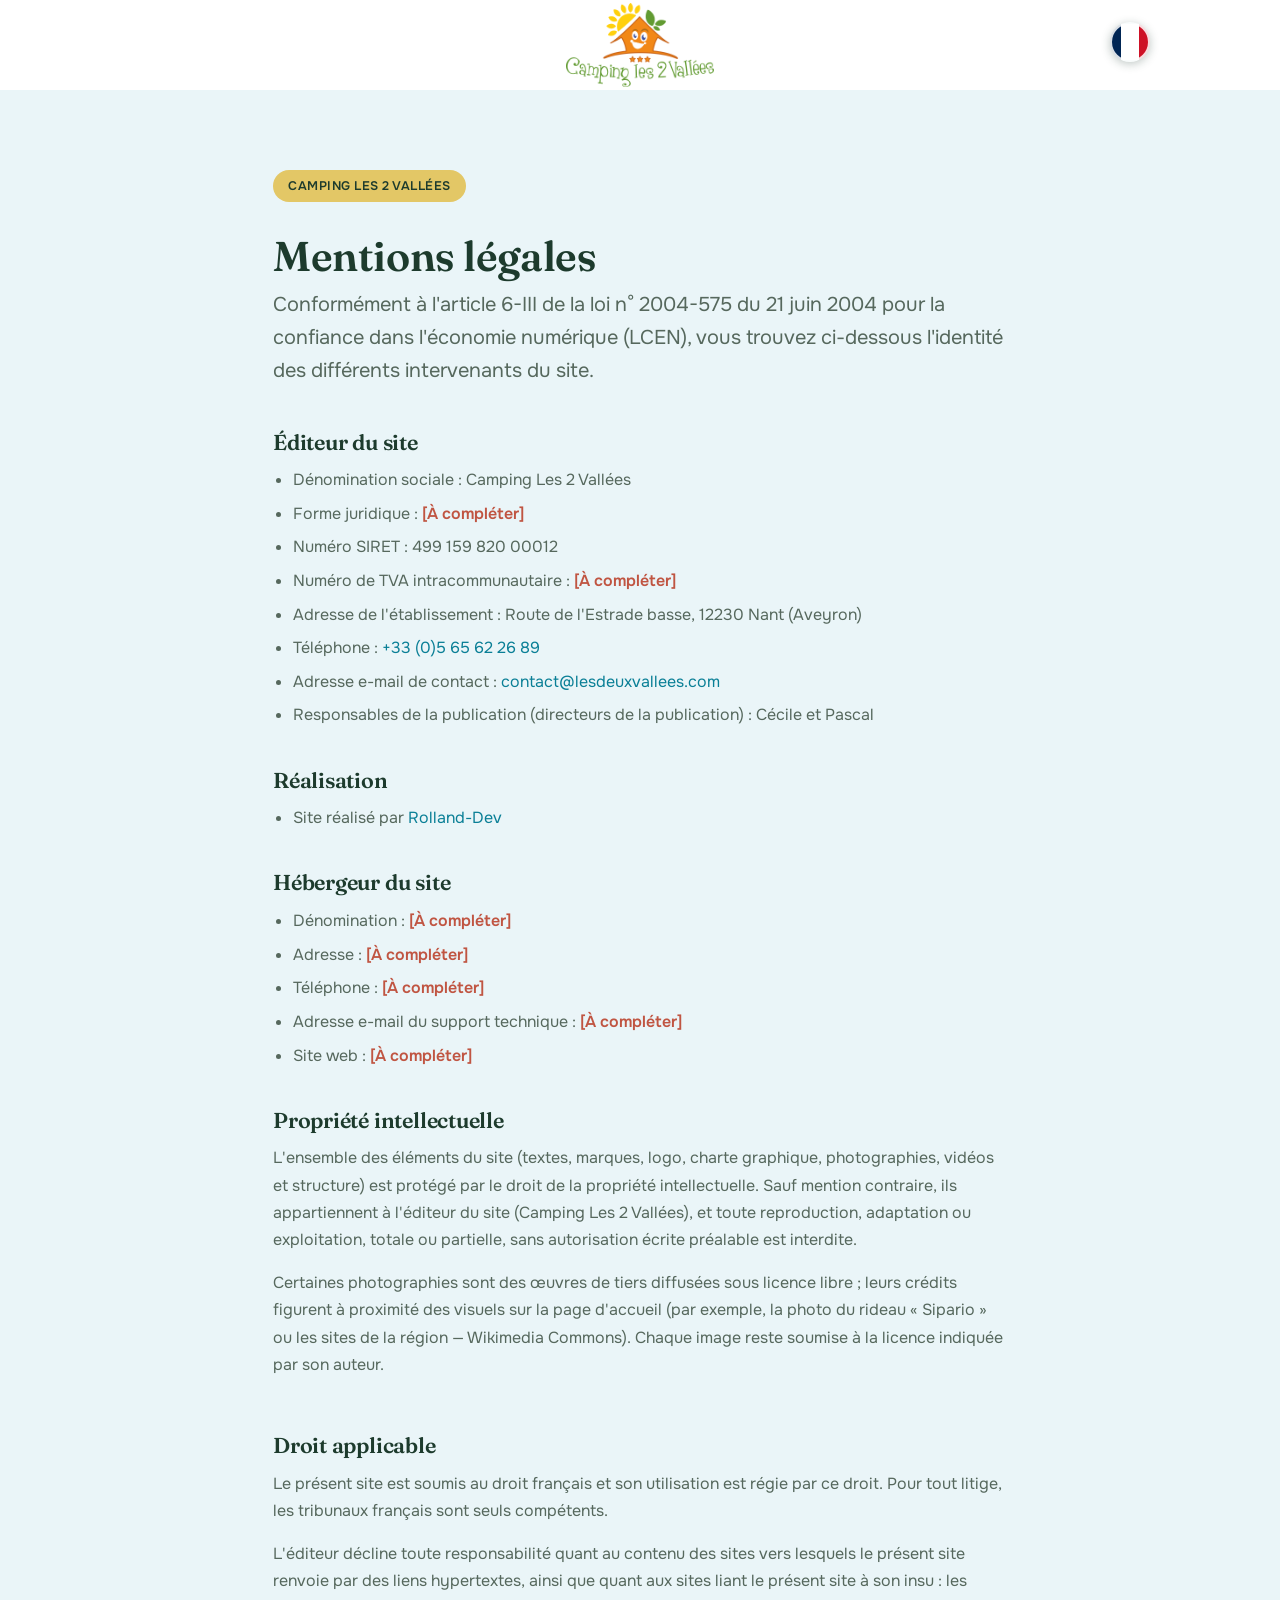
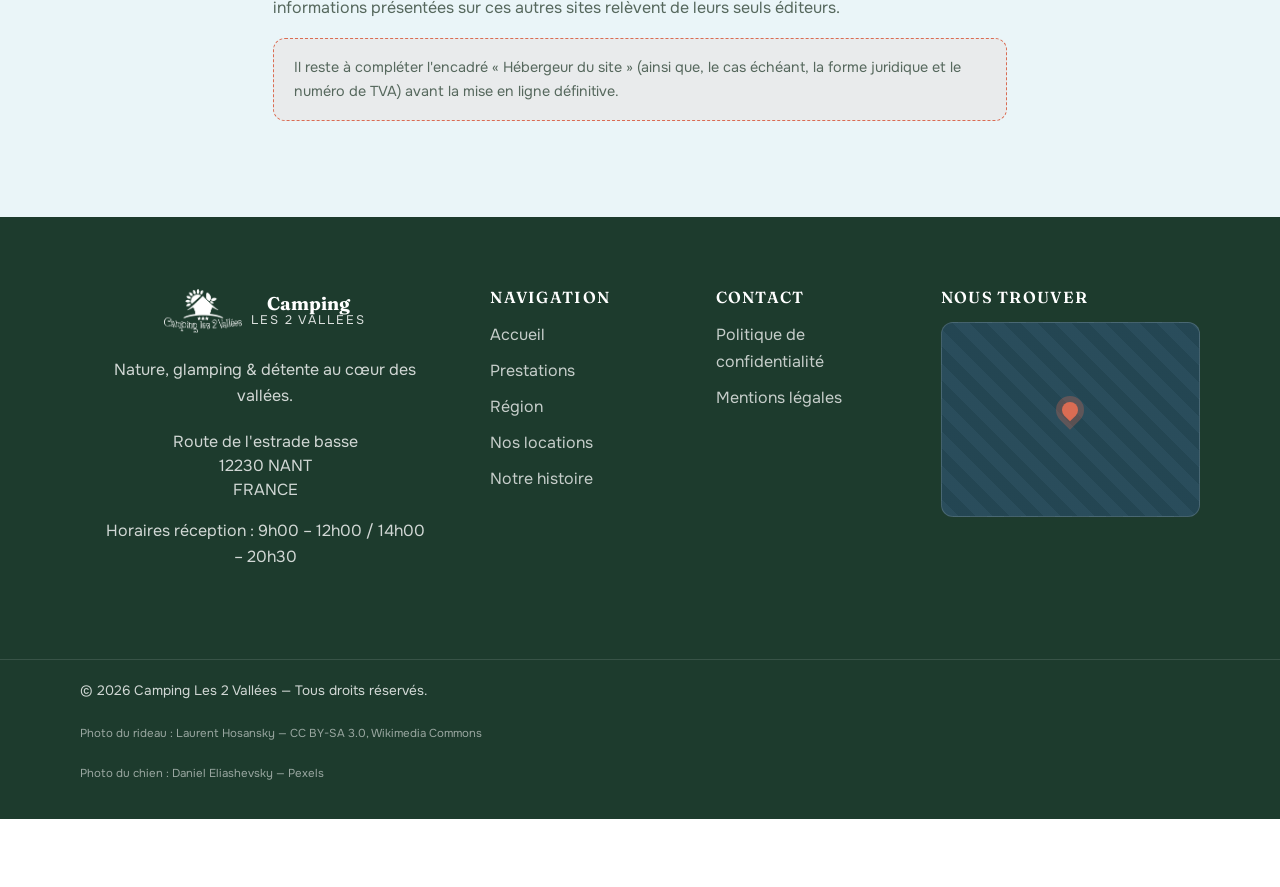
<file: mentions-legales.html>
﻿<!doctype html>
<html lang="fr">
  <head>
    <meta charset="UTF-8" />
    <meta name="viewport" content="width=device-width, initial-scale=1.0" />
    <title>Mentions légales — Camping Les 2 Vallées</title>
    <meta
      name="description"
      content="Mentions légales du site du Camping Les 2 Vallées à Nant (Aveyron) : éditeur, hébergeur et propriété intellectuelle, conformément à la législation française."
    />
    <meta name="theme-color" content="#1D3B2D" />
    <!-- Même socle technique que la page d'accueil (polices locales,
       favicon, CSP, référent, réseaux sociaux) — cf. index.html. -->
    <link
      rel="preload"
      href="assets/fonts/fraunces-latin.woff2"
      as="font"
      type="font/woff2"
      crossorigin
    />
    <link
      rel="preload"
      href="assets/fonts/onest-latin.woff2"
      as="font"
      type="font/woff2"
      crossorigin
    />
    <link rel="stylesheet" href="css/style.css" />
    <link rel="icon" href="favicon.png" />
    <link rel="apple-touch-icon" href="apple-touch-icon.png" />
    <meta name="referrer" content="strict-origin-when-cross-origin" />
    <meta
      http-equiv="Content-Security-Policy"
      content="default-src 'self'; img-src 'self' data:; media-src 'self'; style-src 'self' 'unsafe-inline'; script-src 'self' 'unsafe-inline'"
    />
    <link rel="canonical" href="https://www.exemple-domaine.fr/mentions-legales.html" />
    <meta property="og:type" content="website" />
    <meta property="og:title" content="Mentions légales — Camping Les 2 Vallées" />
    <meta
      property="og:description"
      content="Mentions légales du site du Camping Les 2 Vallées à Nant (Aveyron) : éditeur, hébergeur et propriété intellectuelle, conformément à la législation française."
    />
    <meta property="og:url" content="https://www.exemple-domaine.fr/mentions-legales.html" />
    <meta name="twitter:card" content="summary" />
    <!-- Détection JS : sur ces pages, elle évite l'habitude « sans JS = logo
       blanc » du header (pensée pour les fonds sombres du site principal).
       Ici le fond est clair, la marque reste donc encre forêt. -->
    <script>
      document.documentElement.classList.add("js");
    </script>
  </head>
  <body data-i18n-page="mentions">
    <!-- En-tête réduit : marque + retour au site. Pas de burger ni de
       réservation ici — la page n'accueille que le texte légal. -->
    <header class="header" id="header">
      <div class="container header__inner">
        <a
          href="index.html"
          class="logo"
          aria-label="Camping Les 2 Vallées — Retour à l'accueil"
        >
          <span class="logo__mark" aria-hidden="true">
            <img
              src="assets/logo/camping-les-2-vallees.png"
              alt=""
              width="338"
              height="192"
              decoding="async"
            />
          </span>
        </a>
        <nav class="header__nav" aria-label="Navigation de la page" data-i18n-attr="aria-label:leg.navAria">
          <ul class="header__nav-group">
            <li><a href="index.html" data-i18n="leg.back">Retour au site</a></li>
          </ul>
        </nav>

        <!-- Sélecteur de langue (cf. index, §29 du CSS) -->
        <div class="lang" id="langSwitch">
          <button
            class="lang__btn lang__btn--fr"
            type="button"
            aria-haspopup="true"
            aria-expanded="false"
            aria-controls="langMenu"
            aria-label="Changer de langue"
            title="Changer de langue"
            data-i18n-attr="aria-label:header.langAria, title:header.langAria"
          ></button>
          <ul class="lang__menu" id="langMenu" hidden>
            <li>
              <button class="lang__opt" type="button" data-lang="fr" aria-pressed="true">
                <span class="lang__flag lang__flag--fr" aria-hidden="true"></span
                >Français
              </button>
            </li>
            <li>
              <button class="lang__opt" type="button" data-lang="en">
                <span class="lang__flag lang__flag--en" aria-hidden="true"></span
                >English
              </button>
            </li>
            <li>
              <button class="lang__opt" type="button" data-lang="nl">
                <span class="lang__flag lang__flag--nl" aria-hidden="true"></span
                >Nederlands
              </button>
            </li>
          </ul>
        </div>
      </div>
    </header>

    <main class="legal-main">
      <div class="container legal-main__inner">
        <span class="badge badge--yellow">Camping Les 2 Vallées</span>
        <h1 data-i18n="m.h1">Mentions légales</h1>
        <p class="lead" data-i18n="m.lead">
          Conformément à l'article 6-III de la loi n° 2004-575 du 21 juin 2004
          pour la confiance dans l'économie numérique (LCEN), vous trouvez
          ci-dessous l'identité des différents intervenants du site.
        </p>

        <div class="legal-doc">
          <section>
            <h2 data-i18n="m.s1">Éditeur du site</h2>
            <ul>
              <li data-i18n="m.s1.name">Dénomination sociale : Camping Les 2 Vallées</li>
              <li data-i18n="m.s1.form">Forme juridique : <span class="placeholder">[À compléter]</span></li>
              <li data-i18n="m.s1.siret">Numéro SIRET : 499 159 820 00012</li>
              <li data-i18n="m.s1.vat">Numéro de TVA intracommunautaire : <span class="placeholder">[À compléter]</span></li>
              <li data-i18n="m.s1.addr">
                Adresse de l'établissement : Route de l'Estrade basse,
                12230 Nant (Aveyron)
              </li>
              <li>
                <span data-i18n="m.s1.tel">Téléphone : </span
                ><a href="tel:+33565622689">+33 (0)5 65 62 26 89</a>
              </li>
              <li>
                <span data-i18n="m.s1.mail">Adresse e-mail de contact : </span
                ><a href="mailto:contact@lesdeuxvallees.com"
                  >contact@lesdeuxvallees.com</a
                >
              </li>
              <li data-i18n="m.s1.pub">
                Responsables de la publication (directeurs de la publication)
                : Cécile et Pascal
              </li>
            </ul>
          </section>

          <section>
            <h2 data-i18n="m.s2">Réalisation</h2>
            <ul>
              <li>
                <span data-i18n="m.s2.by">Site réalisé par </span
                ><a
                  href="https://rollandhenri.github.io/"
                  rel="noopener noreferrer"
                  target="_blank"
                  >Rolland-Dev</a
                >
              </li>
            </ul>
          </section>

          <section>
            <h2 data-i18n="m.s3">Hébergeur du site</h2>
            <ul>
              <li data-i18n="m.s3.den">Dénomination : <span class="placeholder">[À compléter]</span></li>
              <li data-i18n="m.s3.addr">Adresse : <span class="placeholder">[À compléter]</span></li>
              <li data-i18n="m.s3.tel">Téléphone : <span class="placeholder">[À compléter]</span></li>
              <li data-i18n="m.s3.mail">
                Adresse e-mail du support technique :
                <span class="placeholder">[À compléter]</span>
              </li>
              <li data-i18n="m.s3.web">Site web : <span class="placeholder">[À compléter]</span></li>
            </ul>
          </section>

          <section>
            <h2 data-i18n="m.s4">Propriété intellectuelle</h2>
            <p data-i18n="m.s4.p1">
              L'ensemble des éléments du site (textes, marques, logo, charte
              graphique, photographies, vidéos et structure) est protégé par le
              droit de la propriété intellectuelle. Sauf mention contraire,
              ils appartiennent à l'éditeur du site (Camping Les 2 Vallées),
              et toute reproduction, adaptation ou exploitation, totale ou
              partielle, sans autorisation écrite préalable est interdite.
            </p>
            <p data-i18n="m.s4.p2">
              Certaines photographies sont des œuvres de tiers diffusées sous
              licence libre ; leurs crédits figurent à proximité des visuels
              sur la page d'accueil (par exemple, la photo du rideau
              «&nbsp;Sipario&nbsp;» ou les sites de la région — Wikimedia
              Commons). Chaque image reste soumise à la licence indiquée par
              son auteur.
            </p>
          </section>

          <section>
            <h2 data-i18n="m.s5">Droit applicable</h2>
            <p data-i18n="m.s5.p1">
              Le présent site est soumis au droit français et son utilisation
              est régie par ce droit. Pour tout litige, les tribunaux français
              sont seuls compétents.
            </p>
            <p data-i18n="m.s5.p2">
              L'éditeur décline toute responsabilité quant au contenu des
              sites vers lesquels le présent site renvoie par des liens
              hypertextes, ainsi que quant aux sites liant le présent site à
              son insu&nbsp;: les informations présentées sur ces autres sites
              relèvent de leurs seuls éditeurs.
            </p>
            <p class="legal-note" data-i18n="m.s5.note">
              Il reste à compléter l'encadré «&nbsp;Hébergeur du site&nbsp;»
              (ainsi que, le cas échéant, la forme juridique et le numéro de
              TVA) avant la mise en ligne définitive.
            </p>
          </section>
        </div>
      </div>
    </main>

    <!-- Pied de page conservé pour la navigation : les ancres visent la page
       d'accueil (index.html#section). -->
    <footer class="footer" data-theme="dark">
      <div class="container footer__grid">
        <div class="footer__brand">
          <span class="logo logo--footer">
            <span class="logo__mark" aria-hidden="true">
              <img
                src="assets/logo/camping-les-2-vallees.png"
                alt=""
                width="338"
                height="192"
                decoding="async"
              />
            </span>
            <span class="logo__text"
              ><strong>Camping</strong><em>Les 2 Vallées</em></span
            >
          </span>
          <p data-i18n="foot.tag">Nature, glamping &amp; détente au cœur des vallées.</p>
          <address class="footer__address">
            Route de l'estrade basse<br />
            12230 NANT<br />
            FRANCE
          </address>
          <p class="footer__hours">
            <span data-i18n="foot.hours">Horaires réception</span> :
            9h00 – 12h00 / 14h00 – 20h30
          </p>
        </div>

        <nav class="footer__col" aria-label="Liens rapides">
          <h3 data-i18n="foot.nav">Navigation</h3>
          <ul>
            <li><a href="index.html#accueil" data-i18n="nav.accueil">Accueil</a></li>
            <li><a href="index.html#prestation" data-i18n="nav.prestations">Prestations</a></li>
            <li><a href="index.html#region" data-i18n="nav.region">Région</a></li>
            <li><a href="index.html#locations" data-i18n="loc.badge">Nos locations</a></li>
            <li><a href="index.html#decouvrir" data-i18n="hist.badge">Notre histoire</a></li>
          </ul>
        </nav>

        <div class="footer__col">
          <h3>Contact</h3>
          <ul>
            <li>
              <a href="politique-de-confidentialite.html" data-i18n="foot.privacy" target="_blank" rel="noopener noreferrer"
                >Politique de confidentialité</a
              >
            </li>
            <li><a href="mentions-legales.html" aria-current="page" data-i18n="foot.legal">Mentions légales</a></li>
          </ul>
        </div>

        <div class="footer__col footer__map">
          <h3 data-i18n="foot.find">Nous trouver</h3>
          <div
            class="footer__map-visual"
            role="img"
            aria-label="Plan du domaine"
            data-i18n-attr="aria-label:foot.mapAria"
          ></div>
        </div>
      </div>

      <div class="footer__legal">
        <div class="container footer__legal-inner">
          <div class="footer__legal-text">
            <p data-i18n="foot.rights">
              © <span id="year"></span> Camping Les 2 Vallées — Tous droits
              réservés.
            </p>
            <p class="footer__credits">
              Photo du rideau&nbsp;: Laurent Hosansky — CC BY-SA 3.0, Wikimedia
              Commons
            </p>
            <p class="footer__credits">
              Photo du chien&nbsp;: Daniel Eliashevsky — Pexels
            </p>
          </div>
        </div>
      </div>
    </footer>

    <script src="js/i18n.js" defer></script>
    <script src="js/script.js" defer></script>
    <script>
      document.getElementById("year").textContent =
        new Date().getFullYear();
    </script>
  </body>
</html>
</file>
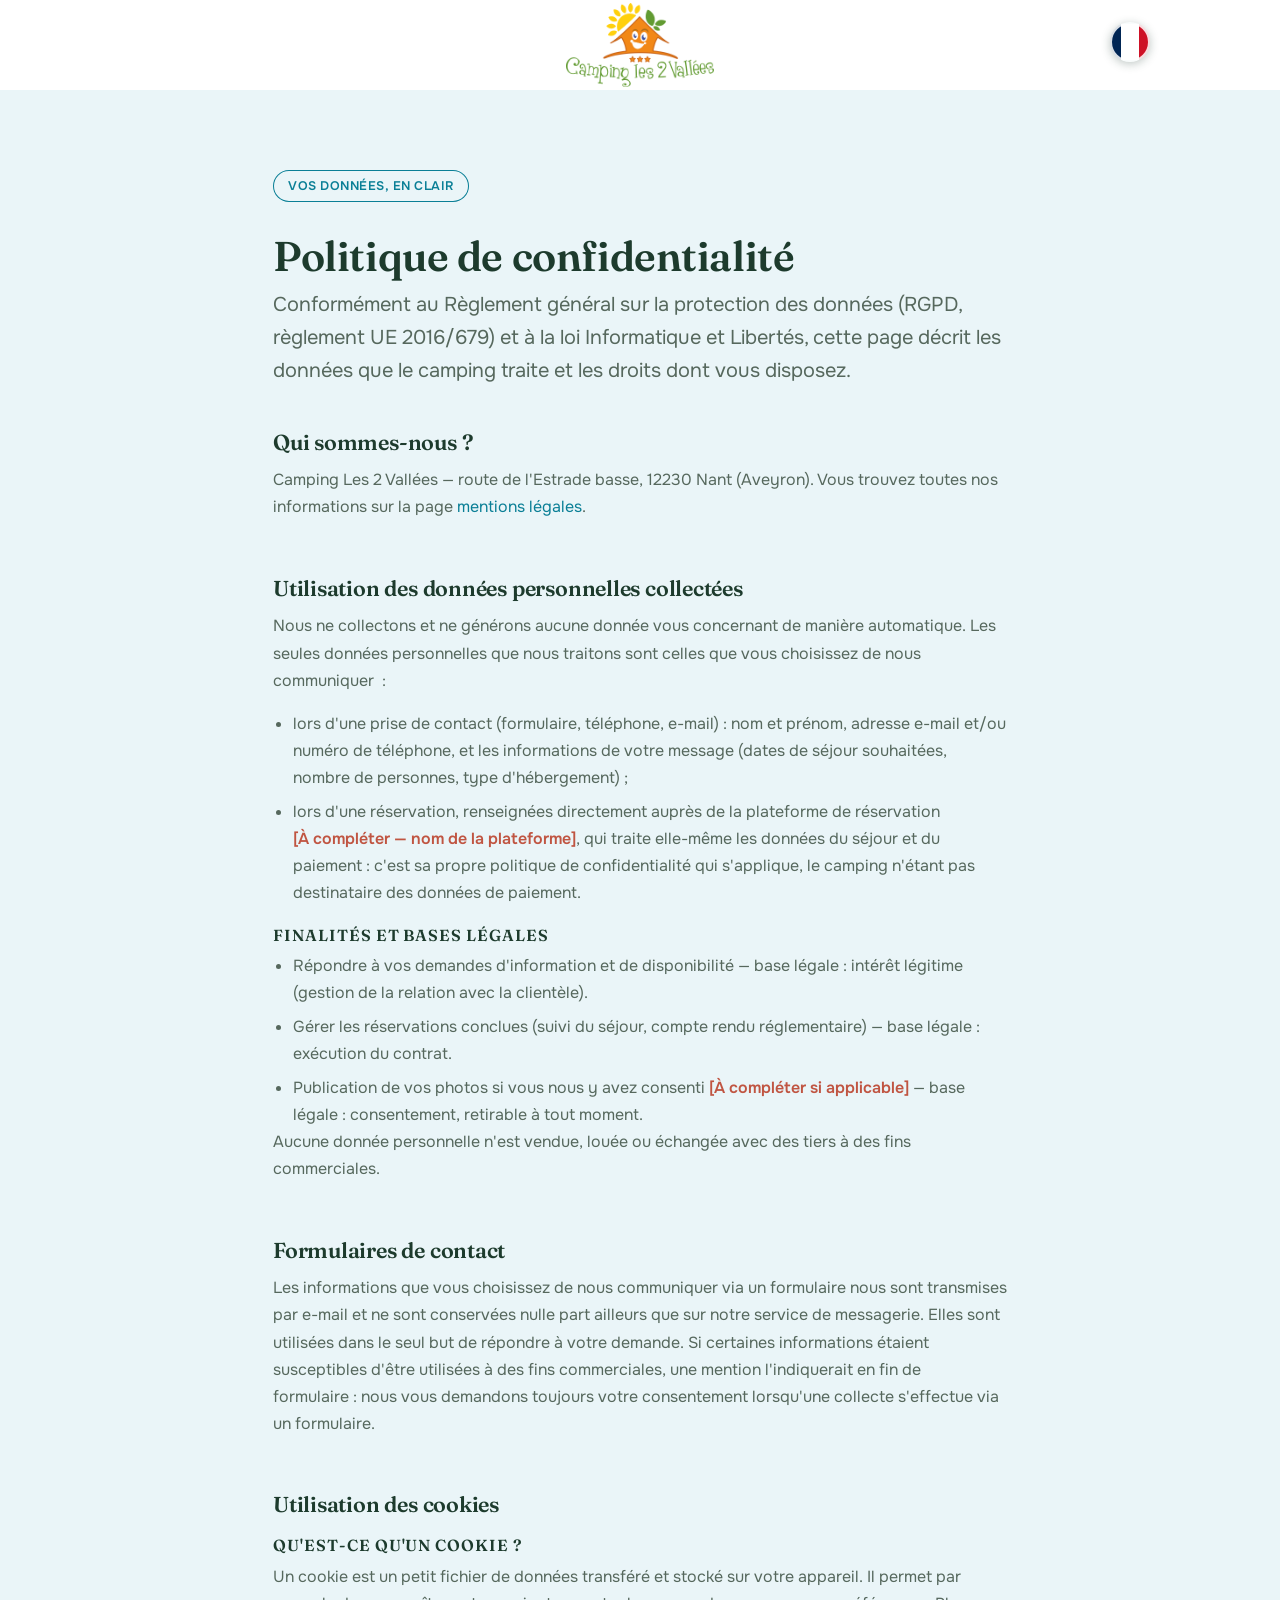
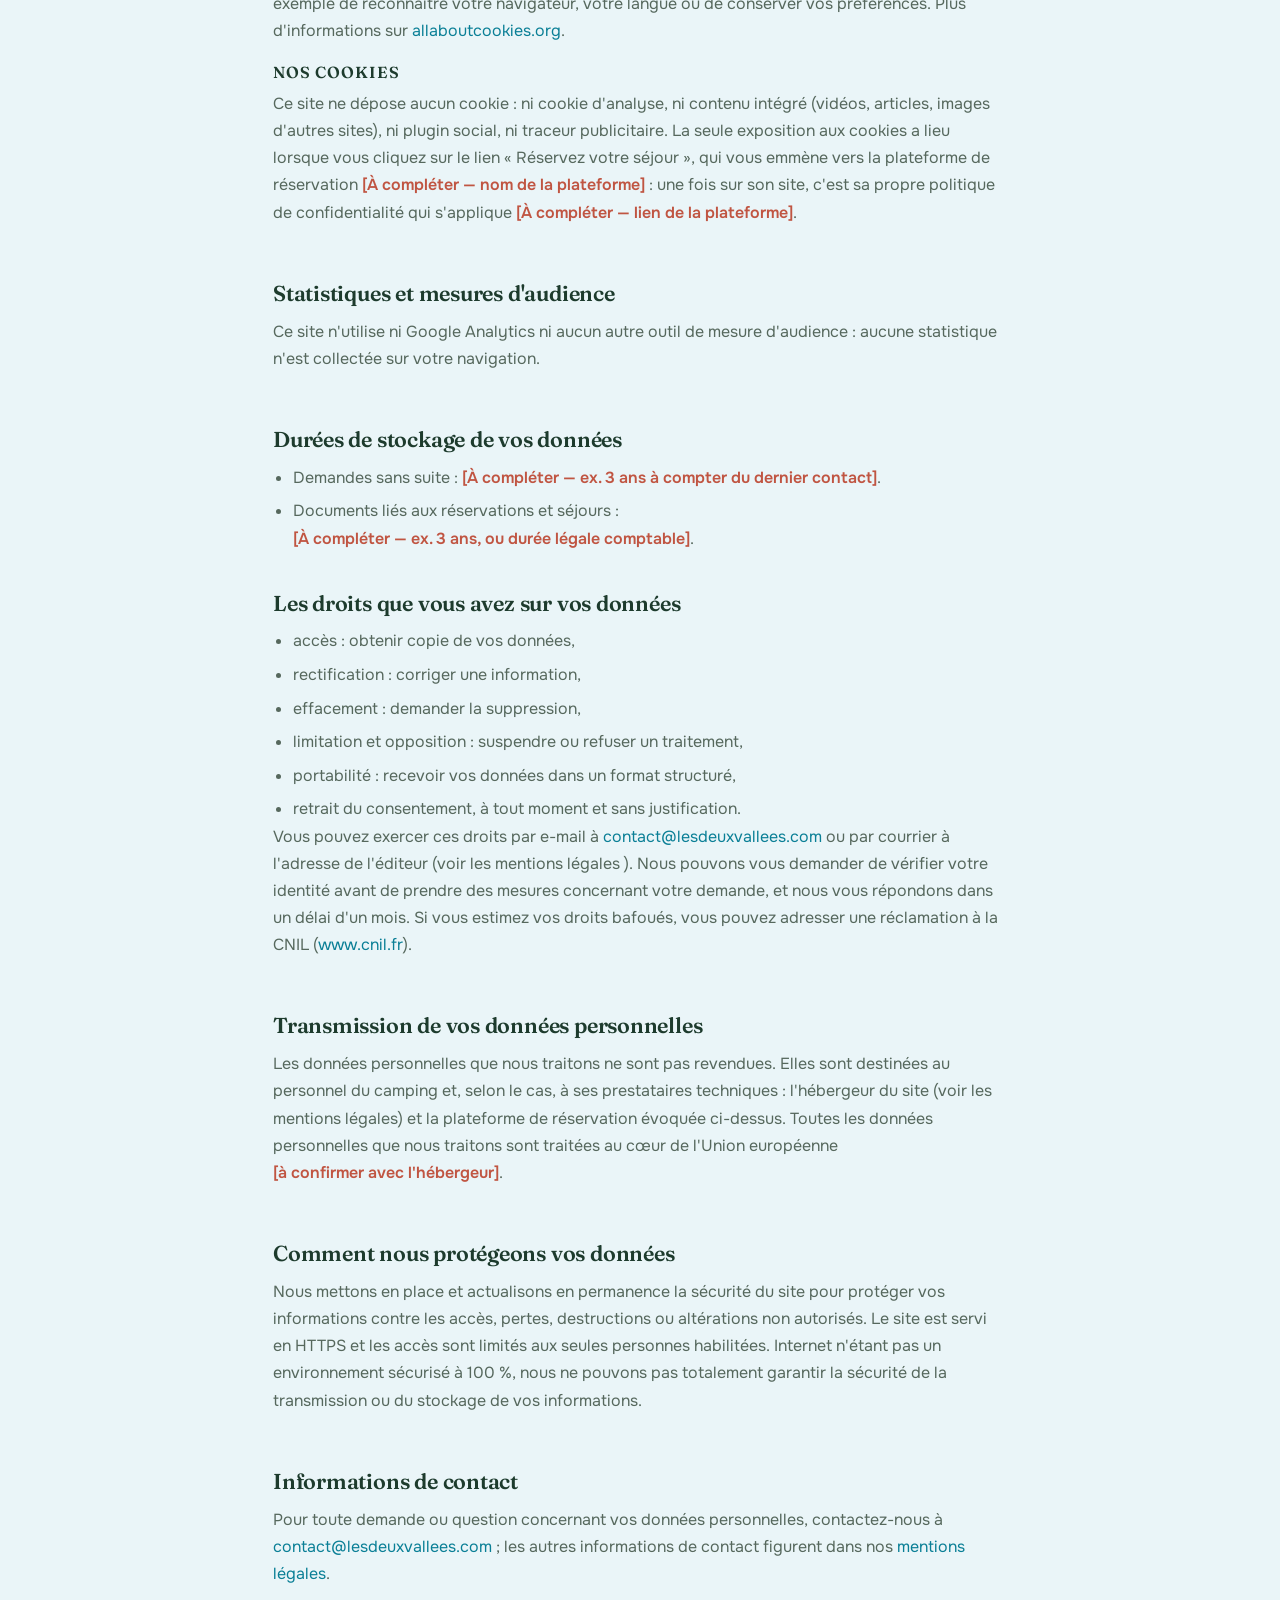
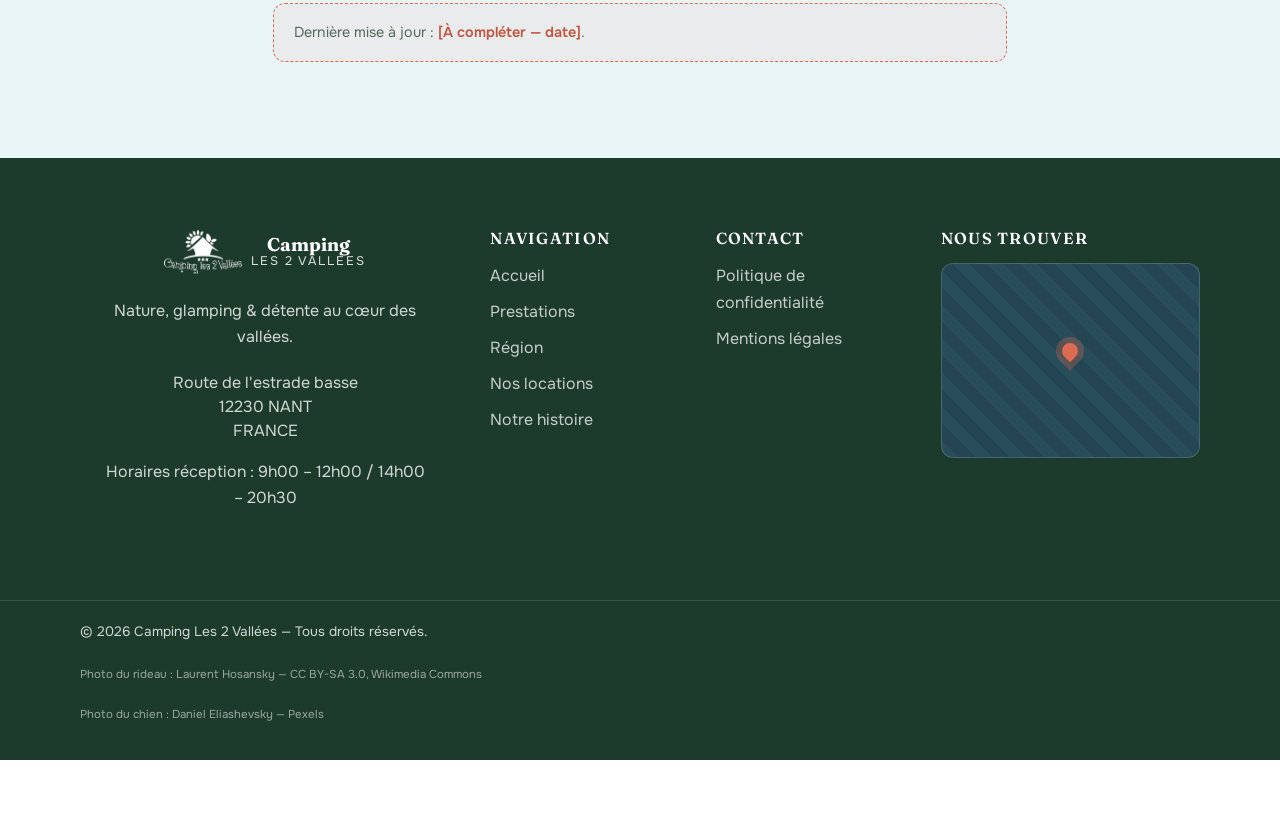
<file: politique-de-confidentialite.html>
﻿<!doctype html>
<html lang="fr">
  <head>
    <meta charset="UTF-8" />
    <meta name="viewport" content="width=device-width, initial-scale=1.0" />
    <title>Politique de confidentialité — Camping Les 2 Vallées</title>
    <meta
      name="description"
      content="Politique de confidentialité du Camping Les 2 Vallées : données personnelles collectées, finalités, durées de conservation et droits (RGPD)."
    />
    <meta name="theme-color" content="#1D3B2D" />
    <!-- Même socle technique que la page d'accueil (polices locales,
       favicon, CSP, référent, réseaux sociaux) — cf. index.html. -->
    <link
      rel="preload"
      href="assets/fonts/fraunces-latin.woff2"
      as="font"
      type="font/woff2"
      crossorigin
    />
    <link
      rel="preload"
      href="assets/fonts/onest-latin.woff2"
      as="font"
      type="font/woff2"
      crossorigin
    />
    <link rel="stylesheet" href="css/style.css" />
    <link rel="icon" href="favicon.png" />
    <link rel="apple-touch-icon" href="apple-touch-icon.png" />
    <meta name="referrer" content="strict-origin-when-cross-origin" />
    <meta
      http-equiv="Content-Security-Policy"
      content="default-src 'self'; img-src 'self' data:; media-src 'self'; style-src 'self' 'unsafe-inline'; script-src 'self' 'unsafe-inline'"
    />
    <link
      rel="canonical"
      href="https://www.exemple-domaine.fr/politique-de-confidentialite.html"
    />
    <meta property="og:type" content="website" />
    <meta
      property="og:title"
      content="Politique de confidentialité — Camping Les 2 Vallées"
    />
    <meta
      property="og:description"
      content="Politique de confidentialité du Camping Les 2 Vallées : données personnelles collectées, finalités, durées de conservation et droits (RGPD)."
    />
    <meta
      property="og:url"
      content="https://www.exemple-domaine.fr/politique-de-confidentialite.html"
    />
    <meta name="twitter:card" content="summary" />
    <!-- Détection JS : garde la marque du bandeau en encre forêt sur fond clair. -->
    <script>
      document.documentElement.classList.add("js");
    </script>
  </head>
  <body data-i18n-page="privacy">
    <header class="header" id="header">
      <div class="container header__inner">
        <a
          href="index.html"
          class="logo"
          aria-label="Camping Les 2 Vallées — Retour à l'accueil"
        >
          <span class="logo__mark" aria-hidden="true">
            <img
              src="assets/logo/camping-les-2-vallees.png"
              alt=""
              width="338"
              height="192"
              decoding="async"
            />
          </span>
        </a>
        <nav class="header__nav" aria-label="Navigation de la page" data-i18n-attr="aria-label:leg.navAria">
          <ul class="header__nav-group">
            <li><a href="index.html" data-i18n="leg.back">Retour au site</a></li>
          </ul>
        </nav>

        <!-- Sélecteur de langue (cf. index, §29 du CSS) -->
        <div class="lang" id="langSwitch">
          <button
            class="lang__btn lang__btn--fr"
            type="button"
            aria-haspopup="true"
            aria-expanded="false"
            aria-controls="langMenu"
            aria-label="Changer de langue"
            title="Changer de langue"
            data-i18n-attr="aria-label:header.langAria, title:header.langAria"
          ></button>
          <ul class="lang__menu" id="langMenu" hidden>
            <li>
              <button class="lang__opt" type="button" data-lang="fr" aria-pressed="true">
                <span class="lang__flag lang__flag--fr" aria-hidden="true"></span
                >Français
              </button>
            </li>
            <li>
              <button class="lang__opt" type="button" data-lang="en">
                <span class="lang__flag lang__flag--en" aria-hidden="true"></span
                >English
              </button>
            </li>
            <li>
              <button class="lang__opt" type="button" data-lang="nl">
                <span class="lang__flag lang__flag--nl" aria-hidden="true"></span
                >Nederlands
              </button>
            </li>
          </ul>
        </div>
      </div>
    </header>

    <main class="legal-main">
      <div class="container legal-main__inner">
        <span class="badge badge--cyan" data-i18n="p.badge">Vos données, en clair</span>
        <h1 data-i18n="p.h1">Politique de confidentialité</h1>
        <p class="lead" data-i18n="p.lead">
          Conformément au Règlement général sur la protection des données
          (RGPD, règlement UE 2016/679) et à la loi Informatique et Libertés,
          cette page décrit les données que le camping traite et les droits dont
          vous disposez.
        </p>

        <div class="legal-doc">
          <section>
            <h2 data-i18n="p.s1">Qui sommes-nous&nbsp;?</h2>
            <p>
              <span data-i18n="p.s1.p"
                >Camping Les 2 Vallées — route de l'Estrade basse, 12230 Nant
                (Aveyron). Vous trouvez toutes nos informations sur la page
              </span><a href="mentions-legales.html" data-i18n="foot.legal" target="_blank" rel="noopener noreferrer">mentions légales</a>.
            </p>
          </section>

          <section>
            <h2 data-i18n="p.s2">Utilisation des données personnelles collectées</h2>
            <p data-i18n="p.s2.p">
              Nous ne collectons et ne générons aucune donnée vous concernant
              de manière automatique. Les seules données personnelles que nous
              traitons sont celles que vous choisissez de nous communiquer
             &nbsp;:
            </p>
            <ul>
              <li data-i18n="p.s2.l1">
                lors d'une prise de contact (formulaire, téléphone, e-mail) :
                nom et prénom, adresse e-mail et/ou numéro de téléphone, et les
                informations de votre message (dates de séjour souhaitées,
                nombre de personnes, type d'hébergement)&nbsp;;
              </li>
              <li>
                <span data-i18n="p.s2.l2a">lors d'une réservation, renseignées directement auprès de la
                plateforme de réservation </span><span
                  class="placeholder"
                  data-i18n="p.s2.ph"
                  >[À compléter — nom de la plateforme]</span><span data-i18n="p.s2.l2b">,
                qui traite elle-même les données du séjour et du paiement :
                c'est sa propre politique de confidentialité qui s'applique, le
                camping n'étant pas destinataire des données de paiement.</span>
              </li>
            </ul>
            <h3 data-i18n="p.s2.f">Finalités et bases légales</h3>
            <ul>
              <li data-i18n="p.s2.l21">
                Répondre à vos demandes d'information et de disponibilité —
                base légale&nbsp;: intérêt légitime (gestion de la relation
                avec la clientèle).
              </li>
              <li data-i18n="p.s2.l22">
                Gérer les réservations conclues (suivi du séjour, compte rendu
                réglementaire) — base légale&nbsp;: exécution du contrat.
              </li>
              <li>
                <span data-i18n="p.s2.l23">Publication de vos photos si vous nous y avez consenti </span><span
                  class="placeholder"
                  data-i18n="p.s2.ph2"
                  >[À compléter si applicable]</span><span data-i18n="p.s2.l23b"> —
                base légale&nbsp;: consentement, retirable à tout moment.</span>
              </li>
            </ul>
            <p data-i18n="p.s2.p2">
              Aucune donnée personnelle n'est vendue, louée ou échangée avec des
              tiers à des fins commerciales.
            </p>
          </section>

          <section>
            <h2 data-i18n="p.s3">Formulaires de contact</h2>
            <p data-i18n="p.s3.p">
              Les informations que vous choisissez de nous communiquer via un
              formulaire nous sont transmises par e-mail et ne sont conservées
              nulle part ailleurs que sur notre service de messagerie. Elles
              sont utilisées dans le seul but de répondre à votre demande. Si
              certaines informations étaient susceptibles d'être utilisées à des
              fins commerciales, une mention l'indiquerait en fin de
              formulaire&nbsp;: nous vous demandons toujours votre consentement
              lorsqu'une collecte s'effectue via un formulaire.
            </p>
          </section>

          <section>
            <h2 data-i18n="p.s4">Utilisation des cookies</h2>
            <h3 data-i18n="p.s4.q">Qu'est-ce qu'un cookie&nbsp;?</h3>
            <p>
              <span data-i18n="p.s4.qp">Un cookie est un petit fichier de données transféré et stocké sur
              votre appareil. Il permet par exemple de reconnaître votre
              navigateur, votre langue ou de conserver vos préférences.
              Plus d'informations sur </span
              ><a
                href="https://www.allaboutcookies.org/fr/"
                rel="noopener noreferrer"
                target="_blank"
                >allaboutcookies.org</a
              >.
            </p>
            <h3 data-i18n="p.s4.o">Nos cookies</h3>
            <p>
              <span data-i18n="p.s4.op1">Ce site ne dépose aucun cookie&nbsp;: ni cookie d'analyse, ni
              contenu intégré (vidéos, articles, images d'autres sites), ni
              plugin social, ni traceur publicitaire. La seule exposition aux
              cookies a lieu lorsque vous cliquez sur le lien </span><span
                data-i18n="p.s4.cta"
                >«&nbsp;Réservez votre séjour&nbsp;»</span><span data-i18n="p.s4.op2">, qui vous emmène vers la
              plateforme de réservation </span><span
                class="placeholder"
                data-i18n="p.s2.ph"
                >[À compléter — nom de la plateforme]</span><span data-i18n="p.s4.op3">&nbsp;:
              une fois sur son site, c'est sa propre politique de
              confidentialité qui s'applique </span><span
                class="placeholder"
                data-i18n="p.s2.ph3"
                >[À compléter — lien de la plateforme]</span><span data-i18n="p.s4.op4">.</span>
            </p>
          </section>

          <section>
            <h2 data-i18n="p.s5">Statistiques et mesures d'audience</h2>
            <p data-i18n="p.s5.p">
              Ce site n'utilise ni Google Analytics ni aucun autre outil de
              mesure d'audience&nbsp;: aucune statistique n'est collectée sur
              votre navigation.
            </p>
          </section>

          <section>
            <h2 data-i18n="p.s6">Durées de stockage de vos données</h2>
            <ul>
              <li>
                <span data-i18n="p.s6.l1">Demandes sans suite&nbsp;: </span><span
                  class="placeholder"
                  data-i18n="p.s2.ph4"
                  >[À compléter — ex. 3 ans à compter du dernier contact]</span>.
              </li>
              <li>
                <span data-i18n="p.s6.l2">Documents liés aux réservations et séjours&nbsp;: </span><span
                  class="placeholder"
                  data-i18n="p.s2.ph5"
                  >[À compléter — ex. 3 ans, ou durée légale comptable]</span>.
              </li>
            </ul>
          </section>

          <section>
            <h2 data-i18n="p.s7">Les droits que vous avez sur vos données</h2>
            <ul>
              <li data-i18n="p.s7.l1">accès&nbsp;: obtenir copie de vos données,</li>
              <li data-i18n="p.s7.l2">rectification&nbsp;: corriger une information,</li>
              <li data-i18n="p.s7.l3">effacement&nbsp;: demander la suppression,</li>
              <li data-i18n="p.s7.l4">limitation et opposition&nbsp;: suspendre ou refuser un traitement,</li>
              <li data-i18n="p.s7.l5">portabilité&nbsp;: recevoir vos données dans un format structuré,</li>
              <li data-i18n="p.s7.l6">retrait du consentement, à tout moment et sans justification.</li>
            </ul>
            <p>
              <span data-i18n="p.s7.p2a">Vous pouvez exercer ces droits par e-mail à </span><a
                href="mailto:contact@lesdeuxvallees.com"
                >contact@lesdeuxvallees.com</a
              ><span data-i18n="p.s7.p2b"> ou par courrier à l'adresse de l'éditeur (voir les
              mentions légales ). Nous pouvons vous demander de vérifier votre identité
              avant de prendre des mesures concernant votre demande, et nous
              vous répondons dans un délai d'un mois. Si vous estimez vos
              droits bafoués, vous pouvez adresser une réclamation à la CNIL
              (</span><a href="https://www.cnil.fr" rel="noopener noreferrer"
                >www.cnil.fr</a
              ><span data-i18n="p.s7.p2c">).</span>
            </p>
          </section>

          <section>
            <h2 data-i18n="p.s8">Transmission de vos données personnelles</h2>
            <p>
              <span data-i18n="p.s8.p">Les données personnelles que nous traitons ne sont pas
              revendues. Elles
              sont destinées au personnel du camping et, selon le cas, à ses
              prestataires techniques&nbsp;: l'hébergeur du site (voir les
              mentions légales) et la plateforme de réservation évoquée
              ci-dessus. Toutes les données personnelles que nous traitons
              sont traitées au cœur de l'Union européenne </span><span
                class="placeholder"
                data-i18n="p.s2.ph6"
                >[à confirmer avec l'hébergeur]</span>.
            </p>
          </section>

          <section>
            <h2 data-i18n="p.s9">Comment nous protégeons vos données</h2>
            <p data-i18n="p.s9.p">
              Nous mettons en place et actualisons en permanence la sécurité du
              site pour protéger vos informations contre les accès, pertes,
              destructions ou altérations non autorisés. Le site est servi en
              HTTPS et les accès sont limités aux seules personnes habilitées.
              Internet n'étant pas un environnement sécurisé à 100&nbsp;%, nous
              ne pouvons pas totalement garantir la sécurité de la transmission
              ou du stockage de vos informations.
            </p>
          </section>

          <section>
            <h2 data-i18n="p.s10">Informations de contact</h2>
            <p>
              <span data-i18n="p.s10.p1">Pour toute demande ou question concernant vos données
              personnelles, contactez-nous à </span><a
                href="mailto:contact@lesdeuxvallees.com"
                >contact@lesdeuxvallees.com</a
              ><span data-i18n="p.s10.p2"> ; les autres informations de contact figurent dans nos
              </span><a href="mentions-legales.html" data-i18n="foot.legal" target="_blank" rel="noopener noreferrer">mentions légales</a>.
            </p>
            <p class="legal-note">
              <span data-i18n="p.s10.note">Dernière mise à jour&nbsp;: </span><span
                class="placeholder"
                data-i18n="p.s2.ph7"
                >[À compléter — date]</span>.
            </p>
          </section>
        </div>
      </div>
    </main>

    <footer class="footer" data-theme="dark">
      <div class="container footer__grid">
        <div class="footer__brand">
          <span class="logo logo--footer">
            <span class="logo__mark" aria-hidden="true">
              <img
                src="assets/logo/camping-les-2-vallees.png"
                alt=""
                width="338"
                height="192"
                decoding="async"
              />
            </span>
            <span class="logo__text"
              ><strong>Camping</strong><em>Les 2 Vallées</em></span
            >
          </span>
          <p data-i18n="foot.tag">Nature, glamping &amp; détente au cœur des vallées.</p>
          <address class="footer__address">
            Route de l'estrade basse<br />
            12230 NANT<br />
            FRANCE
          </address>
          <p class="footer__hours">
            <span data-i18n="foot.hours">Horaires réception</span> :
            9h00 – 12h00 / 14h00 – 20h30
          </p>
        </div>

        <nav class="footer__col" aria-label="Liens rapides">
          <h3 data-i18n="foot.nav">Navigation</h3>
          <ul>
            <li><a href="index.html#accueil" data-i18n="nav.accueil">Accueil</a></li>
            <li><a href="index.html#prestation" data-i18n="nav.prestations">Prestations</a></li>
            <li><a href="index.html#region" data-i18n="nav.region">Région</a></li>
            <li><a href="index.html#locations" data-i18n="loc.badge">Nos locations</a></li>
            <li><a href="index.html#decouvrir" data-i18n="hist.badge">Notre histoire</a></li>
          </ul>
        </nav>

        <div class="footer__col">
          <h3>Contact</h3>
          <ul>
            <li>
              <a
                href="politique-de-confidentialite.html"
                aria-current="page"
                data-i18n="foot.privacy"
                >Politique de confidentialité</a
              >
            </li>
            <li><a href="mentions-legales.html" data-i18n="foot.legal" target="_blank" rel="noopener noreferrer">Mentions légales</a></li>
          </ul>
        </div>

        <div class="footer__col footer__map">
          <h3 data-i18n="foot.find">Nous trouver</h3>
          <div
            class="footer__map-visual"
            role="img"
            aria-label="Plan du domaine"
            data-i18n-attr="aria-label:foot.mapAria"
          ></div>
        </div>
      </div>

      <div class="footer__legal">
        <div class="container footer__legal-inner">
          <div class="footer__legal-text">
            <p data-i18n="foot.rights">
              © <span id="year"></span> Camping Les 2 Vallées — Tous droits
              réservés.
            </p>
            <p class="footer__credits">
              Photo du rideau&nbsp;: Laurent Hosansky — CC BY-SA 3.0, Wikimedia
              Commons
            </p>
            <p class="footer__credits">
              Photo du chien&nbsp;: Daniel Eliashevsky — Pexels
            </p>
          </div>
        </div>
      </div>
    </footer>

    <script src="js/i18n.js" defer></script>
    <script src="js/script.js" defer></script>
    <script>
      document.getElementById("year").textContent =
        new Date().getFullYear();
    </script>
  </body>
</html>
</file>
<file: css/style.css>
/* ============================================================
   Camping des 2 Vallées — Feuille de style principale
   Vanilla CSS · Design system · Responsive · Accessible
   ============================================================ */

/* ---------- 1. Variables (design tokens) ---------- */
:root {
  /* Couleurs — palette « nature » : ancre vert forêt, accents terre/eau/soleil */
  --forest: #1d3b2d;
  --forest-2: #26503e;
  --terracotta: #da6c53;
  --terracotta-dk: #c2573f;
  /* Variante assombrie (AA sur blanc) : boutons primaires, numéros de légende */
  --terracotta-btn: #c05542;
  --terracotta-btn-hv: #b54e37;
  --sky: #d6eaef;
  --sky-2: #eaf5f8;
  --green: #5e8a6e;
  --green-dk: #3f6853;
  /* Variante AA sur blanc pour les aplats portant du texte (cf. .badge--green) */
  --green-btn: #4f7a62;
  --yellow: #e3c766;
  --cyan: #00a8c8;
  /* Variantes de contraste : texte (AA sur blanc) et contours sur fond sombre */
  --cyan-dk: #0a7f96;
  --cyan-lt: #85bfcb;
  --white: #ffffff;
  --ink: #1d3b2d;
  --muted: #56685d;
  --line: #dee8e2;

  /* Typographie */
  --font-display: "Fraunces", Georgia, "Times New Roman", serif;
  --font-body:
    "Onest", system-ui, -apple-system, "Segoe UI", Roboto, Arial, sans-serif;

  /* Échelle / mesures */
  --container: 1200px;
  --gutter: clamp(1rem, 4vw, 2.5rem);
  --radius: 18px;
  --radius-sm: 12px;
  --radius-pill: 999px;

  /* Ombres (teinte forêt) */
  --shadow-sm: 0 2px 10px rgba(29, 59, 45, 0.08);
  --shadow: 0 12px 40px rgba(29, 59, 45, 0.12);
  --shadow-lg: 0 24px 70px rgba(29, 59, 45, 0.18);

  /* Matière de la plaque du bandeau : la barre ET le bloc social la
     partagent, pour que les deux forment une seule surface continue. */
  --plate-bg: rgba(255, 255, 255, 0.6);
  --plate-blur: 14px;

  /* Transitions */
  --ease: cubic-bezier(0.22, 0.61, 0.36, 1);
  --speed: 0.35s;
  /* Sortie des panneaux (calendrier + contact) : plus lente et plus douce
     que l'ouverture — le panneau redescend puis se dissout. */
  --ease-exit: cubic-bezier(0.4, 0, 0.2, 1);
  --speed-exit: 0.5s;

  /* Hauteurs d'en-tête : téléphone et tablette. Le desktop repose les siennes
     plus bas — 90px en haut de page, 64px scrollée, 70px bandeau ouvert
     (cf. §9c). */
  --header-h: 60px;

  /* Hauteur média du slider "Nos locations" (carte active) */
  --loc-media-max: 420px;
  --loc-media-idle: 300px;

  /* Galerie deck : seuil d'épinglage partagé photo/légende
     (le JS lit aussi ce top via getComputedStyle) + maintien de la
     dernière paire photo+légende avant libération */
  --deck-stick-top: 130px;
  --deck-hold: 10vh;
}

/* ---------- 1b. Polices locales (SIL OFL) ----------
   Fraunces & Onest servies depuis assets/fonts/ (aucune requête externe).
   Polices variables (1 fichier par sous-ensemble) — les poids 300-700
   utilisés par le site sont couverts. font-display: swap = ancien
   display=swap de Google Fonts. Les unicode-range sont ceux du CSS
   Google : le navigateur ne charge que le sous-ensemble utile. */
@font-face {
  font-family: "Fraunces";
  font-style: normal;
  font-weight: 100 900;
  font-display: swap;
  src: url("../assets/fonts/fraunces-latin-ext.woff2") format("woff2");
  unicode-range:
    U+0100-02BA, U+02BD-02C5, U+02C7-02CC, U+02CE-02D7, U+02DD-02FF, U+0304,
    U+0308, U+0329, U+1D00-1DBF, U+1E00-1E9F, U+1EF2-1EFF, U+2020, U+20A0-20AB,
    U+20AD-20C4, U+2113, U+2C60-2C7F, U+A720-A7FF;
}
@font-face {
  font-family: "Fraunces";
  font-style: normal;
  font-weight: 100 900;
  font-display: swap;
  src: url("../assets/fonts/fraunces-latin.woff2") format("woff2");
  unicode-range:
    U+0000-00FF, U+0131, U+0152-0153, U+02BB-02BC, U+02C6, U+02DA, U+02DC,
    U+0304, U+0308, U+0329, U+2000-206F, U+20AC, U+2122, U+2191, U+2193, U+2212,
    U+2215, U+FEFF, U+FFFD;
}
@font-face {
  font-family: "Onest";
  font-style: normal;
  font-weight: 300 900;
  font-display: swap;
  src: url("../assets/fonts/onest-latin-ext.woff2") format("woff2");
  unicode-range:
    U+0100-02BA, U+02BD-02C5, U+02C7-02CC, U+02CE-02D7, U+02DD-02FF, U+0304,
    U+0308, U+0329, U+1D00-1DBF, U+1E00-1E9F, U+1EF2-1EFF, U+2020, U+20A0-20AB,
    U+20AD-20C4, U+2113, U+2C60-2C7F, U+A720-A7FF;
}
@font-face {
  font-family: "Onest";
  font-style: normal;
  font-weight: 300 900;
  font-display: swap;
  src: url("../assets/fonts/onest-latin.woff2") format("woff2");
  unicode-range:
    U+0000-00FF, U+0131, U+0152-0153, U+02BB-02BC, U+02C6, U+02DA, U+02DC,
    U+0304, U+0308, U+0329, U+2000-206F, U+20AC, U+2122, U+2191, U+2193, U+2212,
    U+2215, U+FEFF, U+FFFD;
}

/* ---------- 2. Reset & bases ---------- */
*,
*::before,
*::after {
  box-sizing: border-box;
}

html {
  scroll-behavior: smooth;
  -webkit-text-size-adjust: 100%;
}

/* Ancres : la cible passe sous le header sticky (76px, 64px une fois scrolled).
   Étendu à 96px pour laisser respirer les cartes features épinglées. */
:target {
  scroll-margin-top: 96px;
}

body {
  margin: 0;
  font-family: var(--font-body);
  font-size: 1rem;
  line-height: 1.65;
  color: var(--ink);
  background: var(--white);
  -webkit-font-smoothing: antialiased;
  overflow-x: hidden;
}

h1,
h2,
h3,
h4 {
  font-family: var(--font-display);
  font-weight: 600;
  line-height: 1.1;
  margin: 0 0 0.5em;
  color: var(--forest);
  letter-spacing: -0.01em;
}

p {
  margin: 0 0 1rem;
}
/* Lien en texte courant : variante foncée pour le contraste AA sur blanc
   (--cyan seul n'atteint que ~2.3:1). */
a {
  color: var(--cyan-dk);
  text-decoration: none;
}
a:hover {
  text-decoration: underline;
}
img,
svg {
  display: block;
  max-width: 100%;
}
/* Sprite SVG : les glyphes (réseaux sociaux) sont définis une seule fois en
   tête de document et repris par <use>. Le conteneur sort du flux et ne
   réserve aucune place ; aria-hidden, il n'est jamais lu. */
.svg-sprite {
  position: absolute;
  width: 0;
  height: 0;
  overflow: hidden;
}
ul {
  margin: 0;
  padding: 0;
  list-style: none;
}
button {
  font-family: inherit;
  cursor: pointer;
}

:focus-visible {
  outline: 3px solid var(--cyan-dk);
  outline-offset: 2px;
  border-radius: 4px;
}
/* Sur fond sombre (hero, wave, footer, barre du header posée sur une zone
   sombre) le cyan foncé retombe sous 3:1 : contour éclairci — la cible reste
   nette. Sans JS, la matière du header reste forêt (cf. §9) : même traitement. */
.hero :focus-visible,
.wave :focus-visible,
.footer :focus-visible,
.header.is-over-dark:not(.is-nav-open) :focus-visible,
html:not(.js) .header :focus-visible,
.sipario :focus-visible {
  outline-color: var(--cyan-lt);
}

.container {
  width: 100%;
  max-width: var(--container);
  margin-inline: auto;
  padding-inline: var(--gutter);
}

/* ---------- 3. Boutons ---------- */
.btn {
  display: inline-flex;
  align-items: center;
  justify-content: center;
  gap: 0.5rem;
  padding: 0.85rem 1.7rem;
  font-family: var(--font-body);
  font-weight: 600;
  font-size: 0.95rem;
  line-height: 1;
  border: 2px solid transparent;
  border-radius: var(--radius-pill);
  cursor: pointer;
  text-decoration: none;
  transition:
    transform var(--speed) var(--ease),
    background var(--speed) var(--ease),
    color var(--speed) var(--ease),
    box-shadow var(--speed) var(--ease),
    border-color var(--speed) var(--ease);
}
.btn:hover {
  text-decoration: none;
  transform: translateY(-2px);
}
.btn:active {
  transform: translateY(0);
}

.btn--accent {
  background: var(--terracotta-btn);
  color: var(--white);
  box-shadow: 0 10px 24px rgba(218, 108, 83, 0.35);
}
.btn--accent:hover {
  background: var(--terracotta-btn-hv);
}

.btn--outline {
  background: transparent;
  color: var(--forest);
  border-color: var(--forest);
  margin-top: 1rem;
}
.btn--outline:hover {
  background: var(--forest);
  color: var(--white);
}

.btn--sm {
  padding: 0.6rem 1.2rem;
  font-size: 0.85rem;
}

/* ---------- 4. Badges & marks ---------- */
.badge {
  display: inline-block;
  padding: 0.35rem 0.95rem;
  font-size: 0.78rem;
  font-weight: 600;
  letter-spacing: 0.04em;
  text-transform: uppercase;
  /* Libellés courts et figés : pas de repli interne de la pastille.
     Évite qu'un libellé long se coupe en deux lignes (cf. guideline UX
     « Compact Label Overflow »). */
  white-space: nowrap;
  border-radius: var(--radius-pill);
  margin-bottom: 1rem;
}
.badge--yellow {
  background: var(--yellow);
  color: var(--forest);
}
/* --sky (#D6EAEF) sur blanc = 1,24:1 → aplat indétectable. Bascule sur
   --cyan-dk (#0a7f96), 4,68:1 sur blanc → AA texte. */
.badge--blue {
  background: var(--cyan-dk);
  color: #fff;
}
/* --terracotta (#da6c53) sur blanc = 3,36:1 → sous AA pour du texte de
   0,78rem. Bascule sur --terracotta-btn (#c05542), 4,55:1. */
.badge--red {
  background: var(--terracotta-btn);
  color: #fff;
}
/* --green (#5e8a6e) sur blanc = 3,94:1 → sous AA. --green-btn (#4f7a62),
   4,89:1 vérifié. */
.badge--green {
  background: var(--green-btn);
  color: #fff;
}
/* Badge creux (filet) et non aplat : il sert sur deux fonds antagonistes.
   Fond clair → --cyan-dk : texte et filet à 4,68:1.
   L'ancien rgba(0,187,221,.15) se composait en #D9F5FA sur blanc,
   soit 1,14:1 → totalement invisible. */
.badge--cyan {
  background: transparent;
  color: var(--cyan-dk);
  /* inset plutôt que border : les badges sont des inline-block dans le
     flux, un border de 1px les élargirait de 2px → décalage de mise en page */
  box-shadow: inset 0 0 0 1px var(--cyan-dk);
}
/* Fond sombre (sipario) : un aplat --cyan-dk n'aurait que 2,62:1 contre
   --forest, donc fondu dans le fond. Filet + texte éclaircis à --cyan-lt
   → 6,01:1, et le filet délimite enfin le badge (l'ancien rgba(...,.15)
   sur forêt donnait 1,30:1 : le badge « Glamping » était quasi indétectable). */
.sipario .badge--cyan {
  color: var(--cyan-lt);
  box-shadow: inset 0 0 0 1px var(--cyan-lt);
}

.mark {
  background: linear-gradient(transparent 60%, rgba(233, 211, 109, 0.7) 60%);
  font-weight: 600;
}

/* ---------- 5. Sections génériques ---------- */
.section {
  padding: clamp(3.5rem, 8vw, 7rem) 0;
}
.section__head {
  max-width: 720px;
  margin: 0 auto 3rem;
  text-align: center;
}
.section__title {
  font-size: clamp(1.9rem, 4.5vw, 3rem);
}
.lead {
  font-size: clamp(1.05rem, 2vw, 1.25rem);
  color: var(--muted);
}

/* ---------- 6. Images 100% CSS (dégradés + motifs) ---------- */
.img {
  position: relative;
  background-color: var(--sky);
  background-size: cover;
  background-position: center;
  overflow: hidden;
}
/* Motif subtil réutilisable par-dessus les dégradés */
.img::after {
  content: "";
  position: absolute;
  inset: 0;
  background-image: radial-gradient(
    rgba(255, 255, 255, 0.14) 1px,
    transparent 1px
  );
  background-size: 14px 14px;
  opacity: 0.5;
  pointer-events: none;
}

/* Photo piscine : chargée par <img class="img img--pool"> (lazy, cf. §6b).
   Plus de background ici : sur un <img>, ce serait un doublon de requête. */
.img--pool {
  background-color: var(--sky);
}
/* Motif de points prévu pour les dégradés : inutile (et grainant) sur photo */
.img--pool::after {
  display: none;
}
/* Photos des prestations : idem, chargées par <img> (cf. §6b). */
.img--resto,
.img--games,
.img--service {
  background-color: var(--sky);
}
.img--resto::after,
.img--games::after,
.img--service::after {
  display: none;
}
/* Photo des emplacements (restauration) : le fichier part en <img loading=
   lazy> DANS un wrapper .img (cf. index.html) — le motif de points du
   ::after du wrapper se peint par-dessus exactement comme en background ;
   l'image elle-même remplit le wrapper. Plus de background direct ici
   (il repartirait immédiatement au premier rendu, en Mobile 4G aussi). */
.media-fill {
  display: block;
  width: 100%;
  height: 100%;
  object-fit: cover;
  object-position: center;
}
/* Photo « Pet friendly » (dog-camping.webp, Pexels — Daniel Eliashevsky).
   Photo portrait : la découpe verticale « center 35% » est reprise par
   img.img--pet (§6b) via object-position. */
.img--pet {
  background-color: var(--sky);
}
/* Photo de la section Histoire (pro.webp, portrait 3:4) — <img>, cf. §6b. */
.img--history {
  background-color: var(--sky);
}
/* Motif de points prévu pour les dégradés : inutile (et grainant) sur photo */
.img--history::after {
  display: none;
}
/* Cartes du carrousel "Nos locations" : photos chargées par <img> (cf. §6b). */
.img--offer1 {
  background-color: var(--sky);
}
.img--offer1::after {
  display: none;
}
.img--offer2 {
  background-color: var(--sky);
}
.img--offer2::after {
  display: none;
}
.img--offer3 {
  background-color: var(--sky);
}
.img--offer3::after {
  display: none;
}
.img--offer4 {
  background-color: var(--sky);
}
.img--offer4::after {
  display: none;
}
.img--offer5 {
  background-color: var(--sky);
}
.img--offer5::after {
  display: none;
}
/* Photos des grands sites de la section « Région » (deck).
   Sources Wikimedia Commons, converties en webp ; chaque légende porte
   la mention de crédit exigée par la licence. La carte Région 1 est un
   crop 4/5 (480×600) d'un panorama de domaine public (PD-self).
   Chargées par <img> depuis la passe §6b — plus de background ici
   (un <img> ne ferait qu'un doublon de requête). */
.img--region1,
.img--region2,
.img--region3,
.img--region4,
.img--region5 {
  background-color: var(--sky);
}

/* ---------- 6b. Photos de section en <img> natif (lazy-loading) ----------
   Les photos de sections (features, deck, locations, histoire) sont passées
   du background CSS à <img loading="lazy"> : seules celles proches du viewport
   se téléchargent, au lieu des ~2,5 Mo avalés au premier rendu.
   Rendu identique : object-fit:cover remplace background-size:cover et
   object-position reprend background-position ; la GÉOMÉTRIE ne bouge pas —
   elle reste portée par les classes existantes ci-dessous (aspect-ratio,
   height, portées plus élevées dans la feuille) qui s'appliquent pareillement
   à un élément remplacé. La classe .img (position, overflow, couleur
   d'attente) est conservée ; ses ::after ne s'affichent de toute façon pas
   sur un élément remplacé — les photos les avaient déjà désactivées.
   (.toutes les .img--offer* sont désormais des photos <img> ; le mécanisme background n'est plus utilisé pour les locations.) */
img.img {
  display: block;
  width: 100%;
  object-fit: cover;
  object-position: center;
}
/* Les médias au ratio imposé par une classe (aspect-ratio 4/3 des features,
   4/5 du deck, 3/4 de l'histoire) : height:auto neutralise l'indice
   présentationnel posé par les attributs width/height (sinon une hauteur
   fixe en px écraserait l'aspect-ratio et changerait le cadrage).
   Les cartes locations (hauteurs fixes en px par classes) ne sont PAS
   concernées : leurs hauteurs author priment déjà sur ces indices. */
img.img.feature__media,
.deck__card > img.img,
img.img.history__media {
  height: auto;
}
/* Reprise exacte de la découpe horizontale « center 35% / cover » */
img.img--pet {
  object-position: 50% 35%;
}

/* ---------- 7. Effet Ken Burns (remplace les vidéos) ----------
   Le hero ne s'en sert plus : son fond est la vidéo sur le desktop et le
   carrousel sur le téléphone, tous deux posés sur le dégradé de repli de
   .hero__media (§11). Seule la section vague garde l'effet. */
.kenburns {
  position: absolute;
  inset: 0;
  background-size: cover;
  background-position: center;
}
.wave__media.kenburns {
  background:
    radial-gradient(
      80% 70% at 30% 30%,
      rgba(255, 255, 255, 0.4),
      transparent 55%
    ),
    linear-gradient(150deg, #5e8a6e 0%, #3f6853 55%, #1d3b2d 100%);
  animation: kenburns 26s ease-in-out infinite alternate;
  transform-origin: 40% 60%;
}
@keyframes kenburns {
  0% {
    transform: scale(1) translate(0, 0);
  }
  100% {
    transform: scale(1.15) translate(-2%, -1.5%);
  }
}

/* ---------- 9. Header ----------
   La barre est nue tant que le menu est fermé : elle laisse voir la page —
   photo du hero, sections, pied de page — et c'est la bascule is-over-dark
   (§9b) qui garde marque, pilule Menu et liens lisibles par-dessus. À
   l'ouverture seulement, une plaque s'allume derrière le bandeau : blanc à
   60 % et flouté en desktop (§9c), blanc opaque sur téléphone (§25), les deux
   avec l'ombre du panneau pour se détacher du contenu.
   Réglages desktop : §9c ; burger et panneau : §25. */
.header {
  /* La barre reste dans le flux (sticky) : c'est sa hauteur qui décide de
     l'offset du héros, et les deux bougent ensemble (cf. §11). La sortir du
     flux (fixed) réglerait le héros, mais la barre se mettrait à couvrir la
     gouttière du scrollbar et déborderait du corps sur mobile — la largeur
     d'un fixed se calcule sur la fenêtre, pas sur le document. */
  position: sticky;
  top: 0;
  z-index: 50;
  height: var(--header-h);
  display: flex;
  align-items: center;
  background: transparent;
  /* Hauteur de la marque du bandeau. Elle ne mène plus qu'une chose : la
     hauteur de l'image (§ plus bas). Chaque état pose la sienne — 84px en haut
     de page, 64px scrollée, 48px bandeau ouvert en desktop (§9c), 36px sur
     téléphone (§25). */
  --logo-h: 44px;
  transition: height var(--speed) var(--ease);
}
.header__inner {
  display: flex;
  align-items: center;
  justify-content: space-between;
  gap: 1rem;
  width: 100%;
}
/* La plaque de l'ouverture vit sur une couche dédiée (z-index:-1) : le contenu
   du bandeau — liens, pilules, marque — reste donc intact au-dessus d'elle.
   Elle suit la boîte du bandeau, donc elle se resserre avec lui.
   Elle n'existe qu'ouverte : au repos elle est invisible, la barre est nue.
   Le flou est ce qui rend un blanc à 60 % lisible — sans lui, 40 % de la photo
   traverse les liens et peut les faire passer sous le seuil de contraste. Il
   était proscrit tant que la barre était évidée d'un cercle : il bavait dans la
   découpe (mesuré sur la vague, 138,157,148 à 20px du bord au lieu du fond
   70,100,85). La découpe ayant disparu, il n'y a plus rien à baver.
   Le filtre n'est jamais retiré — il ne s'interpole pas, et le retirer ferait
   sauter le flou en plein fondu de fermeture : c'est l'opacité qui fait tout,
   et un élément à opacité nulle n'est pas peint, donc ne coûte rien. */
.header::before {
  content: "";
  position: absolute;
  inset: 0;
  z-index: -1;
  pointer-events: none;
  background: var(--plate-bg);
  -webkit-backdrop-filter: blur(var(--plate-blur));
  backdrop-filter: blur(var(--plate-blur));
  box-shadow: var(--shadow-sm);
  opacity: 0;
  transition: opacity var(--speed) var(--ease);
}
/* Seule l'ouverture blanche l'allume. Sans JS, elle ne s'allume jamais : la nav
   y est déployée d'office sur la barre nue, en encre blanche (cf. §9b).
   L'ombre basse est retirée alors : le bloc social est collé sous la barre
   (cf. §29b) et l'ombre y tracerait une ligne horizontale — les deux surfaces
   ne formeraient plus un seul bloc. */
.js .header.is-nav-open::before {
  opacity: 1;
  box-shadow: none;
}
.header.is-scrolled {
  height: 64px;
}
/* La marque flotte sur la page : encre forêt sur les fonds clairs, blanche sur
   les sombres — même bascule que l'encre du §9b. Sur la plaque blanche de
   l'ouverture elle reste forêt, d'où le :not(.is-nav-open). Sans JS, aucune
   bascule possible : blanc, la couleur du haut de page. */
.header .logo {
  color: var(--forest);
}
.header.is-over-dark:not(.is-nav-open) .logo,
html:not(.js) .header .logo {
  color: #fff;
}

/* Logo */
.logo {
  display: inline-flex;
  align-items: center;
  gap: 0.6rem;
  color: inherit;
}
.logo:hover {
  text-decoration: none;
}
.logo__mark {
  display: grid;
  place-items: center;
}
.logo__mark img {
  height: 44px;
  width: auto;
  display: block;
}
/* La marque du header suit le jeton --logo-h, que chaque état pose : 84px en
   haut de page, 64px scrollée, 48px bandeau ouvert en desktop (§9c), 36px sur
   téléphone (§25). Celle du pied de page garde les 44px ci-dessus.
   Elle suit aussi la teinte de ce qu'il y a DERRIÈRE elle : aux couleurs du PNG
   sur les fonds clairs ou sur la plaque blanche de l'ouverture, blanche sur les
   zones sombres sous la barre — ou sans JS, où aucune bascule n'est possible.
   Les trois fonctions de filter sont là pour que la bascule s'interpole au lieu
   de sauter : l'ombre portée (drop-shadow, qui suit la silhouette du PNG et non
   sa boîte) figure donc dans toutes les listes, à opacité nulle tant qu'elle
   n'a pas lieu d'être. */
.header .logo__mark img {
  height: var(--logo-h);
  filter: brightness(1) invert(0) drop-shadow(0 1px 3px rgba(8, 26, 18, 0));
  transition:
    height var(--speed) var(--ease),
    filter var(--speed) var(--ease);
}
.header.is-over-dark:not(.is-nav-open) .logo__mark img,
html:not(.js) .header .logo__mark img {
  filter: brightness(0) invert(1) drop-shadow(0 1px 3px rgba(8, 26, 18, 0));
}
.logo__text {
  display: flex;
  flex-direction: column;
  line-height: 1;
}
.logo__text strong {
  font-family: var(--font-display);
  font-size: 1.15rem;
  font-weight: 700;
}
.logo__text em {
  font-style: normal;
  font-size: 0.78rem;
  letter-spacing: 0.16em;
  text-transform: uppercase;
  opacity: 0.85;
}

/* ---------- 9b. Nav principale dans le header ---------- */
.header__nav ul {
  display: flex;
  align-items: center;
  gap: clamp(1rem, 2.4vw, 2.2rem);
}
.header__nav a {
  position: relative;
  display: inline-block;
  padding: 0.35rem 0;
  font-weight: 500;
  font-size: 0.95rem;
  color: var(--forest);
  text-decoration: none;
  transition: color var(--speed) var(--ease);
}
/* Soulignement animé : trait terracotta qui se déploie de gauche à droite */
.header__nav a::after {
  content: "";
  position: absolute;
  left: 0;
  bottom: 0;
  width: 100%;
  height: 2px;
  background: var(--terracotta);
  transform: scaleX(0);
  transform-origin: left center;
  transition: transform var(--speed) var(--ease);
}
.header__nav a:hover,
.header__nav a:focus-visible {
  color: var(--terracotta-dk);
  text-decoration: none;
}
.header__nav a:hover::after,
.header__nav a:focus-visible::after {
  transform: scaleX(1);
}
/* Zone sombre derrière la barre (hero, rideau, vague, pied de page), ou aucune
   bascule possible sans JS : encre blanche, et terracotta pleine au survol —
   --terracotta-dk n'est pensée que pour un fond blanc, où elle donne 3.36:1
   contre 3.9 pour la terracotta pleine sur une zone sombre. */
.header.is-over-dark:not(.is-nav-open) .header__nav a,
html:not(.js) .header__nav a {
  color: #fff;
}
.header.is-over-dark:not(.is-nav-open) .header__nav a:hover,
.header.is-over-dark:not(.is-nav-open) .header__nav a:focus-visible,
html:not(.js) .header__nav a:hover,
html:not(.js) .header__nav a:focus-visible {
  color: var(--terracotta);
}
/* Burger : masqué par défaut ; il n'est affiché qu'en ≤860px ET si
   la classe .js est posée (sinon la nav reste visible en dur) */
.header__burger {
  display: none;
}

/* ---------- 9c. Header desktop : le bandeau déployable (≥861px) ----------
   Bouton « Menu » en haut à gauche, logo pile au milieu, CTA « Réservez » à
   droite. À l'ouverture, le bandeau se resserre (90 → 70px), la marque rentre
   dans la barre (84 → 48px), la plaque blanche s'allume derrière (§9) et les
   deux moitiés de la nav sortent du centre en passant de part et d'autre du
   logo.
   En ≤860px, rien de tout ça : barre plus basse, burger et panneau déroulant
   inchangés (§25).
   Sans JS : bouton masqué, nav et CTA visibles en clair, déployés d'office —
   sur la barre nue, donc en encre blanche (cf. html:not(.js), §9b). */
@media (min-width: 861px) {
  :root {
    /* 90px en haut de page, 64px une fois scrollé : les tops d'épinglage de
       #prestation (90/115/140/165/190/215px) et du deck (130px) supposent un bandeau
       resserré. Ouvert, le bandeau se resserre à 70px (cf. .header.is-nav-open
       ci-dessous). */
    --header-h: 90px;
    --header-open-h: 70px;
    /* Largeur de la capsule de gauche (pilule « Menu ») — sert aussi de dégagement
       aux extrémités de chaque moitié de nav : le premier lien ne peut donc pas
       passer sous la capsule. */
    --side-w: clamp(5rem, 9vw, 7.5rem);
    /* Même pas que l'écart entre deux liens (règle de base) : c'est l'air
       laissé entre le logo et la première moitié de la nav.
       Fluide : resserré au seuil 861px (~14px) pour que les liens ne se
       cassent pas, 2.2rem atteint dès ~1375px — les grands écrans ne
       voient aucune différence. */
    --nav-gap: clamp(0.6rem, 1.6vw, 2.2rem);
    /* Dégagement supplémentaire entre le 1er/dernier lien et la pilule/langue :
       Fluide : 0.75rem mini au seuil 861px (évite le chevauchement),
       grandit jusqu'à 2.5rem vers 1400px+. */
    --nav-clearance: clamp(0.75rem, 1.8vw, 2.5rem);
    /* Décollage des boutons Menu/langue du bord de l'écran : 50px de chaque côté.
       Les paddings des groupes de nav absorbent ce décalage pour garder l'espacement
       liens ↔ boutons identique. */
    --btn-inset: 50px;
  }

  /* Ouvert : le bandeau se resserre à 70px et la marque à 48px — elle rentre
     alors dans la barre avec 11px d'air en haut et en bas, au lieu de la déborder
     comme la marque de 84px. Une seule géométrie d'ouverture, que l'on soit en
     haut de page (90px fermé, ça se resserre) ou scrollé (64px, ça s'ouvre un
     peu) : les liens, la pilule et la croix restent au même endroit. */
  .header.is-nav-open {
    height: var(--header-open-h);
    --logo-h: 48px;
  }
  /* La marque fermée, elle, suit le resserrement de la barre : 84px en haut de
     page, 64px une fois scrollée. C'est --logo-h qui mène les deux — hauteur de
     l'image, cf. §9. */
  .header {
    --logo-h: 84px;
  }
  .header.is-scrolled:not(.is-nav-open) {
    --logo-h: 64px;
  }

  /* Grille 3 colonnes pour le desktop : [burger] [logo] [lang] — la nav
     s'étale sur les 3 colonnes via subgrid. */
  .header__inner {
    display: grid;
    grid-template-columns: 1fr auto 1fr;
    align-items: center;
    gap: 0;
    height: 100%;
    grid-template-rows: minmax(0, 1fr);
  }
  /* Logo centré dans la colonne du milieu */
  .header .logo {
    grid-area: 1 / 2;
    justify-self: center;
    align-self: center;
    position: relative;
    z-index: 2;
  }
  /* Sélecteur de langue à droite (colonne 3) — décollé de 50px du bord droit */
  .lang {
    grid-area: 1 / 3;
    justify-self: end;
    margin-inline-end: var(--btn-inset);
  }

  /* Anneau de focus clair dès que le fond derrière le bandeau est sombre */
  .header.is-over-dark :focus-visible {
    outline-color: var(--cyan-lt);
  }
  /* Le contour de focus clair (règle de base) suppose un fond sombre : ici la
     plaque blanche de l'ouverture éclaircit le fond, le contour repasse donc au
     cyan foncé dès que le bandeau est ouvert. */
  .js .header.is-nav-open :focus-visible {
    outline-color: var(--cyan-dk);
  }

  /* ---- Le bouton : pilule « Menu », qui se change en croix ---- */
  /* Mêmes codes que .btn (pilule, bordure 2px, graisse 600, survol qui
     remonte, fond terracotta) : le bouton du bandeau est désormais le jumeau
     plein du CTA, pas son concurrent en creux. Un seul habit, lisible aussi
     bien sur les zones sombres (hero, rideau, vague, pied de page) que sur les
     fonds clairs et la plaque blanche de l'ouverture. Même largeur que le CTA
     (--side-w) pour que les deux capsules se répondent. */
  .js .header__burger {
    grid-area: 1 / 1;
    justify-self: start;
    position: relative;
    z-index: 2;
    display: inline-flex;
    align-items: center;
    justify-content: center;
    min-width: var(--side-w);
    min-height: 42px; /* cible tactile confortable */
    padding: 0.72rem 1.5rem;
    border: 2px solid var(--terracotta-btn);
    border-radius: var(--radius-pill);
    background: var(--terracotta-btn);
    font-family: var(--font-body);
    font-weight: 600;
    font-size: 0.9rem;
    line-height: 1;
    letter-spacing: 0.01em;
    color: #fff;
    margin-inline-start: var(--btn-inset);
    transition:
      transform var(--speed) var(--ease),
      background var(--speed) var(--ease),
      border-color var(--speed) var(--ease),
      color var(--speed) var(--ease),
      min-width var(--speed) var(--ease),
      padding var(--speed) var(--ease);
  }
  /* Pilule pleine terracotta, comme le CTA « Réservez » : survol plus sombre
     (#b54e37), même token que .btn. Était un fantôme (liseré blanc + fond
     12 %) réservé aux zones sombres — le fond terracotta étant lisible sur
     clair comme sur sombre, un seul habit suffit désormais. */
  .js .header__burger:hover {
    background: var(--terracotta-btn-hv);
    border-color: var(--terracotta-btn-hv);
    transform: translateY(-2px);
  }
  /* Ouverte : la pilule se rétracte en pastille ronde de 42px autour de la
     croix — le libellé s'est effacé, sa largeur n'a plus lieu d'être. Même
     gabarit que le burger mobile. La rétraction s'anime par le min-width
     (120 → 42) et le padding (1.5rem → 0) ; width fixe la pastille à 42px pile.
     Le libellé, encore en flux mais invisible, passe alors à 0,6px près. */
  .header.is-nav-open .header__burger {
    min-width: 42px;
    width: 42px;
    padding: 0;
  }
  /* Le libellé s'efface sur place — la croix se dessine au centre de la
     pastille. Le nom accessible reste « Ouvrir le menu » / « Fermer le menu ». */
  .header__burger::before {
    content: attr(data-label);
    transition: opacity 260ms var(--ease);
  }
  .header.is-nav-open .header__burger::before {
    opacity: 0;
  }
  /* Les 3 traits (masqués ici) servent la croix : même morphologie que le
     burger mobile, mais centrés dans la pilule. */
  .header__burger-bars {
    position: absolute;
    top: 50%;
    left: 50%;
    width: 22px;
    height: 2px;
    margin-top: -1px;
    margin-left: -11px;
    opacity: 0;
    transition: opacity 260ms var(--ease);
  }
  .header.is-nav-open .header__burger-bars {
    opacity: 1;
  }
  .header__burger-bars span {
    position: absolute;
    left: 0;
    width: 100%;
    height: 2px;
    background: currentColor;
    transition:
      transform var(--speed) var(--ease),
      opacity var(--speed) var(--ease);
  }
  .header__burger-bars span:nth-child(1) {
    top: -7px;
  }
  .header__burger-bars span:nth-child(3) {
    top: 7px;
  }
  .header.is-nav-open .header__burger-bars span:nth-child(1) {
    transform: translateY(7px) rotate(45deg);
  }
  .header.is-nav-open .header__burger-bars span:nth-child(2) {
    opacity: 0;
  }
  .header.is-nav-open .header__burger-bars span:nth-child(3) {
    transform: translateY(-7px) rotate(-45deg);
  }

  /* ---- La nav : deux moitiés déployées depuis le centre ---- */
  /* La mise en page (les deux moitiés de part et d'autre du logo) ne dépend
     pas du JS : sans JS, la nav reste simplement à sa place, déployée. */
  .header__nav {
    grid-area: 1 / 1 / 2 / 4;
    display: grid;
    grid-template-columns: subgrid; /* reprend les 3 pistes du bandeau */
    align-items: center;
    z-index: 1;
  }
  /* Avec JS, elle part repliée au centre de la fenêtre : donc invisible et
     non tabulable (visibility:hidden sort les liens de l'ordre de tabulation). */
  .js .header__nav {
    visibility: hidden;
    clip-path: inset(0 50% 0 50%);
    transition:
      clip-path 340ms var(--ease),
      visibility 0s linear 340ms;
  }
  .js .header.is-nav-open .header__nav {
    visibility: visible;
    clip-path: inset(0 0 0 0);
    transition:
      clip-path 460ms var(--ease),
      visibility 0s;
  }
  /* Chaque moitié s'étale sur toute sa colonne : les liens se répartissent de
     part et d'autre du logo, au lieu de rester collés à lui. Le dégagement
     --gutter + --nav-gap à gauche longe la pilule « Menu » ; le même à droite
     encadre la nav symétriquement (miroir vide, qui garde les deux moitiés à la
     même distance). --gutter assure une marge confortable au bord du viewport.
     --nav-clearance ajoute l'air entre Accueil/Infos et les boutons adjacents.
     --btn-inset décale les groupes pour suivre les boutons décalés de 50px. */
  .header__nav-group:first-child {
    grid-column: 1;
    justify-self: stretch;
    justify-content: space-between;
    padding-inline: calc(var(--gutter) + var(--nav-gap) + var(--nav-clearance) + var(--btn-inset)) var(--nav-gap);
  }
  .header__nav-group:last-child {
    grid-column: 3;
    justify-self: stretch;
    justify-content: space-between;
    padding-inline: var(--nav-gap) calc(var(--gutter) + var(--nav-gap) + var(--nav-clearance) + var(--btn-inset));
  }
  /* Passage du logo : chaque lien part de derrière le logo et glisse vers sa
     place ; les plus proches du logo partent en premier, les plus éloignés
     suivent — la nav se déplie du centre vers les bords. */
  .js .header__nav-group li {
    opacity: 0;
    transition:
      opacity 240ms var(--ease),
      transform 300ms var(--ease);
  }
  .js .header__nav-group:first-child li {
    transform: translateX(28px);
  }
  .js .header__nav-group:last-child li {
    transform: translateX(-28px);
  }
  .js .header.is-nav-open .header__nav-group li {
    opacity: 1;
    transform: none;
    transition:
      opacity 380ms var(--ease),
      transform 460ms var(--ease);
  }
  .js .header.is-nav-open .header__nav-group:first-child li:nth-child(2),
  .js .header.is-nav-open .header__nav-group:last-child li:nth-child(1) {
    transition-delay: 40ms;
  }
  .js .header.is-nav-open .header__nav-group:first-child li:nth-child(1),
  .js .header.is-nav-open .header__nav-group:last-child li:nth-child(2) {
    transition-delay: 130ms;
  }
  /* Les liens ne se montrent que sur la plaque blanche de l'ouverture : forêt,
     et terracotta assombrie au survol (--terracotta n'atteint que 3.36:1). */
  .header.is-nav-open .header__nav a {
    color: var(--forest);
  }
  .header.is-nav-open .header__nav a:hover,
  .header.is-nav-open .header__nav a:focus-visible {
    color: var(--terracotta-dk);
  }

  /* Desktop étroit (861–1279px) : resserrage de la nav.
     --side-w réduit pour que la pilule « Menu » ne mange pas l'espace.
     --nav-clearance fluide via clamp() ci-dessus (pas de surcharge).
     Sécurité supplémentaire : liens légèrement plus petits et gap mini abaissé
     pour garantir qu'aucun chevauchement n'apparaisse au pire cas (zoom, polices larges). */
  @media (max-width: 1279px) {
    :root {
      --side-w: clamp(4.5rem, 6.5vw, 7.5rem);
    }
    .js .header__burger {
      padding: 0.72rem 0.85rem;
    }
    .header__nav ul {
      gap: clamp(0.5rem, 1.4vw, 1.4rem);
    }
    .header__nav a {
      font-size: 0.88rem;
    }
  }
}

/* ---------- 11. Hero ---------- */
/* Le héros fait 100dvh : il commence au bord haut de la fenêtre et se
   termine au bord bas, dans tous les états. Il se remonte d'autant que la
   barre occupe de place dans le flux (marge négative) — d'où les règles
   d'état plus bas : la barre change de hauteur (90 → 70 à l'ouverture,
   64 une fois scrollée, 56 sur téléphone) et le héros suit le même
   mouvement, avec la même durée et la même courbe : le haut du héros reste
   donc exactement au bord haut de la fenêtre pendant l'animation, et le
   document ne se décale plus quand le menu s'ouvre. */
.hero {
  position: relative;
  height: 100dvh;
  min-height: 560px;
  display: flex;
  align-items: center;
  justify-content: center;
  margin-top: calc(-1 * var(--header-h)); /* remonte sous la barre */
  padding-top: var(--header-h);
  overflow: hidden;
  transition: margin-top var(--speed) var(--ease);
}
/* La barre ouverte fait --header-open-h (desktop) : le héros remonte d'autant.
   Declaré APRÈS la règle « scrollée » pour gagner quand les deux états
   sont actifs (barre ouverte = 70, pas 64). */
@media (min-width: 861px) {
  .header.is-scrolled ~ main .hero {
    margin-top: -64px;
  }
  .header.is-nav-open ~ main .hero {
    margin-top: calc(-1 * var(--header-open-h));
  }
}
@media (max-width: 860px) {
  .header.is-scrolled ~ main .hero {
    margin-top: -56px;
  }
}

/* ---- Le fond du hero : deux fonds pour une seule section ----
   Dégradé de repli toujours présent dessous. Par-dessus, la vidéo sur le
   desktop, le carrousel sur le téléphone — jamais les deux. Le seuil est
   861px, exactement celui du JavaScript : les deux doivent rester d'accord,
   c'est lui qui empêche un téléphone de télécharger les ~7 Mo de la vidéo. */
.hero__media {
  position: absolute;
  inset: 0;
  overflow: hidden;
  background:
    radial-gradient(
      90% 70% at 70% 20%,
      rgba(255, 255, 255, 0.35),
      transparent 55%
    ),
    linear-gradient(150deg, #6fc0d8 0%, #3f8fb0 40%, #1d3b2d 100%);
}

/* ---- La vidéo (desktop) ----
   Masquée et SANS source par défaut : rien n'est téléchargé. Le script pose
   le src au-dessus de 861px et hors mouvement réduit. Elle ne monte en
   fondu qu'une fois qu'elle joue vraiment (is-ready) : si la lecture est
   refusée ou le fichier illisible, le dégradé reste et rien ne clignote. */
.hero__video {
  display: none;
  position: absolute;
  inset: 0;
  width: 100%;
  height: 100%;
  object-fit: cover;
  opacity: 0;
  transition: opacity 0.6s var(--ease);
}
.hero__video.is-ready {
  opacity: 1;
}

/* ---- Le carrousel (téléphone / tablette) ----
   Six calques empilés qui se croisent en fondu : le sortant s'efface
   pendant que l'entrant monte, le fond ne se vide jamais. Chaque calque
   reste 4s (voir SLIDE_MS dans le script) et dérive doucement pendant ce
   temps-là. */
.hero__slides {
  position: absolute;
  inset: 0;
}
.hero__slide {
  position: absolute;
  /* Débord de 3% : la dérive de ±1,5% ne découvre jamais un bord. */
  inset: -3%;
  background-image: var(--slide-bg);
  background-position: center;
  background-size: cover;
  background-repeat: no-repeat;
  opacity: 0;
  transition: opacity 1s var(--ease);
  /* Position de repos = FIN de dérive. C'est ce qui permet de retirer
     .is-in après le fondu sans le moindre retour en arrière. */
  transform: translate3d(var(--to), 0, 0);
}
.hero__slide.is-in {
  opacity: 1;
  animation: hero-drift 4s linear;
}
/* Le sens alterne d'un calque à l'autre : ça respire au lieu de glisser
   toujours du même côté. */
.hero__slide:nth-child(odd) {
  --from: -1.5%;
  --to: 1.5%;
}
.hero__slide:nth-child(even) {
  --from: 1.5%;
  --to: -1.5%;
}
@keyframes hero-drift {
  from {
    transform: translate3d(var(--from), 0, 0);
  }
  to {
    transform: translate3d(var(--to), 0, 0);
  }
}

/* Six fonds provisoires, pris dans la palette du site et assez distincts
   pour que le passage de l'un à l'autre se voie. Le jour où les photos
   arrivent, --slide-bg devient une url() : rien d'autre à toucher. */
.hero__slide--1 {
  --slide-bg:
    radial-gradient(
      90% 70% at 70% 20%,
      rgba(255, 255, 255, 0.35),
      transparent 55%
    ),
    linear-gradient(150deg, #6fc0d8 0%, #3f8fb0 40%, #1d3b2d 100%);
}
.hero__slide--2 {
  --slide-bg:
    radial-gradient(
      80% 70% at 30% 30%,
      rgba(255, 255, 255, 0.28),
      transparent 55%
    ),
    linear-gradient(150deg, #5e8a6e 0%, #3f6853 55%, #1d3b2d 100%);
}
.hero__slide--3 {
  --slide-bg:
    radial-gradient(
      100% 80% at 60% 10%,
      rgba(255, 255, 255, 0.5),
      transparent 50%
    ),
    linear-gradient(155deg, #d6eaef 0%, #9bc0cf 40%, #1d3b2d 100%);
}
.hero__slide--4 {
  --slide-bg:
    radial-gradient(
      90% 70% at 50% 15%,
      rgba(255, 255, 255, 0.45),
      transparent 55%
    ),
    linear-gradient(150deg, #f3cf88 0%, #e0a25f 55%, #c2573f 100%);
}
.hero__slide--5 {
  --slide-bg:
    radial-gradient(
      85% 75% at 65% 25%,
      rgba(255, 255, 255, 0.35),
      transparent 55%
    ),
    linear-gradient(150deg, #e6b3a3 0%, #b35c47 60%, #7d3a2a 100%);
}
.hero__slide--6 {
  --slide-bg:
    radial-gradient(
      90% 70% at 40% 20%,
      rgba(255, 255, 255, 0.4),
      transparent 55%
    ),
    linear-gradient(150deg, #8fd0c0 0%, #4f9e8c 60%, #2f6357 100%);
}

.hero__overlay {
  position: absolute;
  inset: 0;
  background: linear-gradient(
    180deg,
    rgba(29, 59, 45, 0.55) 0%,
    rgba(29, 59, 45, 0.35) 45%,
    rgba(29, 59, 45, 0.75) 100%
  );
}
.hero__content {
  position: relative;
  z-index: 2;
  color: #fff;
  max-width: 860px;
  margin-inline: auto;
  text-align: center;
}
.hero__eyebrow {
  text-transform: uppercase;
  letter-spacing: 0.28em;
  font-size: 0.85rem;
  font-weight: 600;
  color: var(--yellow);
}
/* ---------- Entrée du hero : fondue pilotée par CSS ----------
   Remplace l'ancien .reveal (opacity 0 posée par la feuille, état .is-visible
   ajouté par l'observer JS) : l'animation démarre dès la première peinture,
   sans attendre le script — même courbe, même durée, même translation —
   et le titre est compté comme LCP sans être repoussé par l'observer.
   Sans JS ni CSS l'état final est le même : l'animation part de l'état par
   défaut (opacité 1) et le bloc prefers-reduced-motion §26 la neutralise. */
.hero-reveal {
  animation: hero-in 0.7s var(--ease);
}
@keyframes hero-in {
  from {
    /* 0.001 et non 0 : Chromium ne compte un élément comme LCP que depuis
       sa première frame peinte à opacité NON nulle — 0,001 est invisible
       et compte le H1 dès la première image (0,48 s vs ~1 s sur fond 0). */
    opacity: 0.001;
    transform: translateY(28px);
  }
}
.hero__title {
  color: #fff;
  font-size: clamp(2.4rem, 7vw, 4.6rem);
  font-weight: 600;
  margin-bottom: 0.4em;
}
/* Étoiles du classement 3 étoiles du camping : trois étoiles à 5 pointes
   IDENTIQUES, en ligne, espacement régulier — pas des étincelles.
   Tailles en em (elles suivent le titre), pulsation douce en alternance
   avec un delay décalé par étoile (effet vague, jamais en synchro).
   Le bloc prefers-reduced-motion (§26) les neutralise déjà : elles y
   figurent alors fixes. */
.hero__stars {
  display: inline-flex;
  align-items: center;
  gap: 0.35em;
  height: 0.6em; /* la ligne des étoiles n'augmente pas la hauteur du titre */
}
.hero__star {
  width: 0.55em;
  height: 0.55em;
  color: #fff;
  transform-origin: center;
  animation: star-twinkle 2.6s ease-in-out infinite alternate;
}
.hero__stars .hero__star:nth-child(2) {
  animation-delay: 0.35s;
}
.hero__stars .hero__star:nth-child(3) {
  animation-delay: 0.7s;
}
@keyframes star-twinkle {
  from {
    opacity: 0.45;
    transform: scale(0.82);
  }
  to {
    opacity: 1;
    transform: scale(1);
  }
}
.hero__subtitle {
  font-size: clamp(1.1rem, 2.4vw, 1.5rem);
  color: rgba(255, 255, 255, 0.9);
  max-width: 46ch;
  margin-inline: auto;
}
.hero__actions {
  display: flex;
  flex-wrap: wrap;
  gap: 1rem;
  margin-top: 2rem;
  justify-content: center;
}

/* ---- Bascule des deux fonds et voile du desktop ----
   Ce bloc est placé APRÈS toutes les règles .hero__* : une media query
   n'ajoute aucune spécificité, donc posée plus haut elle serait écrasée
   par la règle de base de .hero__overlay restée plus bas dans le fichier.
   Le seuil est celui du script : les deux doivent rester d'accord. */
@media (min-width: 861px) {
  .hero__video {
    display: block;
  }
  .hero__slides {
    display: none;
  }
  /* Voile un peu plus dense que sur téléphone : la vidéo offre des plans
     clairs — ciel, champs, eau — là où le carrousel n'a que des dégradés
     maîtrisés. C'est l'arrêt du milieu (45 %), celui qui tombe pile sur le
     titre, qui fait le plus gros du travail.
     Densité réglée à la mesure, sur six plans de la vidéo : à 0,62/0,48/0,82,
     6,6 % des pixels du titre restaient sous 3:1 (le seuil du grand texte) ;
     ici, plus aucun. Descendre d'un cran ramène ces 6,6 % — c'est le seul
     chiffre à toucher si la vidéo te paraît trop éteinte. */
  .hero__overlay {
    background: linear-gradient(
      180deg,
      rgba(29, 59, 45, 0.68) 0%,
      rgba(29, 59, 45, 0.56) 45%,
      rgba(29, 59, 45, 0.86) 100%
    );
  }
}

/* ---------- 12. Sipario (rideau épinglé qui se FERME au scroll) ---------- */
/* Section haute = 220vh pour laisser la zone de scroll ; le bloc interne est épinglé (sticky) */
.sipario {
  position: relative;
  height: 220vh;
  background: var(--forest);
}
.sipario__sticky {
  position: sticky;
  top: 0;
  height: 100vh;
  overflow: hidden;
  display: grid;
  place-items: center;
}
.sipario__content {
  position: relative;
  z-index: 1;
  text-align: center;
  max-width: 720px;
  padding-inline: var(--gutter);
  color: #fff;
}
.sipario__title {
  color: #fff;
  font-size: clamp(1.9rem, 5vw, 3.2rem);
}
.sipario__content p {
  color: rgba(255, 255, 255, 0.9);
  font-size: 1.1rem;
}
/* Les deux panneaux : état initial OUVERT (hors champ) → le contenu est visible,
   puis ils se referment au scroll pour masquer la section. */
.sipario__panel {
  position: absolute;
  top: 0;
  bottom: 0;
  width: 50.5%;
  z-index: 2;
  will-change: transform;
  /* Découpe le ::before à la forme exacte du rideau (chaque moitié
     voyage avec son panneau pendant l'animation) */
  overflow: hidden;
  /* Repli visuel si village_nant.webp ne charge pas (recouvert par le ::before) */
  background:
    radial-gradient(
      90% 70% at 70% 20%,
      rgba(255, 255, 255, 0.35),
      transparent 55%
    ),
    linear-gradient(150deg, #9bc0cf 0%, #4f88a0 45%, #1d3b2d 100%);
}
/* Image coupée en deux : le ::before a LA largeur du conteneur
   (panneau = 50.5% → 100/.505), ancré sur le bord extérieur du rideau.
   Rideaux fermés → les deux ::before couvrent tous deux exactement
   [0 → 100%] du conteneur, au même repère d'image → image complète,
   couture invisible dans la bande de recouvrement.
   Lazy : l'URL EST dans la feuille (résolution garantie, y compris en
   file://) mais la règle ne s'applique qu'une fois .is-loaded posée par
   JS → aucune requête village_nant.webp avant l'approche de la section. */
.sipario__panel::before {
  content: "";
  position: absolute;
  top: 0;
  bottom: 0;
  width: calc(100% / 0.505);
  background-position: center;
  background-size: cover;
  background-repeat: no-repeat;
}
.sipario.is-loaded .sipario__panel::before {
  background-image: url("../assets/img/village_nant.webp");
}
.sipario__panel--left::before {
  left: 0;
}
.sipario__panel--right::before {
  right: 0;
}
.sipario__panel--left {
  left: 0;
  transform: translateX(-100%); /* ouvert */
}
.sipario__panel--right {
  right: 0;
  transform: translateX(100%); /* ouvert */
  background:
    radial-gradient(
      90% 70% at 30% 30%,
      rgba(255, 255, 255, 0.3),
      transparent 55%
    ),
    linear-gradient(200deg, #a7c4a0 0%, #3f6853 45%, #1d3b2d 100%);
}
/* Repli sans JS / mouvement réduit : rideau laissé OUVERT (contenu visible) */
.sipario.no-anim .sipario__panel--left {
  transform: translateX(-100%);
}
.sipario.no-anim .sipario__panel--right {
  transform: translateX(100%);
}

/* ---------- 13. Intro ---------- */
.intro {
  background: var(--sky-2);
}
.intro__inner {
  text-align: center;
  max-width: 1000px;
}
.intro .lead {
  max-width: 70ch;
  margin-inline: auto;
}
.intro__grid {
  display: grid;
  grid-template-columns: repeat(3, 1fr);
  gap: 1.5rem;
  margin-top: 3rem;
  text-align: left;
}
.intro__card {
  background: #fff;
  border-radius: var(--radius);
  padding: 1.8rem;
  box-shadow: var(--shadow-sm);
}
.intro__card h3 {
  font-size: 1.3rem;
}

/* ---------- 14. Features alternés (empilés au scroll) ---------- */
/* Chaque feature est épinglée (sticky) avec un top croissant :
   la suivante recouvre la précédente au fur et à mesure du scroll. */
.features .container {
  display: block;
}
/* Bandeau au-dessus des blocs empilés : le badge est centré sur la largeur
   du .container. Il reste HORS de la section (dans sa propre ligne) pour ne
   pas décaler les nth-child qui pilotent l'escalier des features. */
.features__head {
  text-align: center;
  /* 45px = 3 × 15px : le badge descend de 30px de plus dans son bandeau.
     Si ces 15px changent, ajuster la compensation ci-dessous d'autant
     (padding-top - 15px, en négatif). */
  padding-top: 45px;
  /* Les +30px du padding sont annulés ici → la section des cartes, et donc
     la première vignette, ne bougent pas d'un pixel. */
  margin-bottom: -30px;
}
.feature {
  position: sticky;
  display: grid;
  /* Colonne média 1,5× la colonne texte : l'image (ratio 4/3, hauteur
     dérivée de la largeur) gagne 20 % en largeur ET en hauteur. */
  grid-template-columns: 1.5fr 1fr;
  align-items: center;
  gap: clamp(1.5rem, 5vw, 4rem);
  background: #fff;
  border-radius: var(--radius);
  padding: clamp(1.5rem, 4vw, 2.75rem);
  box-shadow: var(--shadow);
  margin-bottom: 3rem;
}
/* Tops croissants pour un empilement en escalier */
.feature:nth-child(1) {
  top: 90px;
  z-index: 1;
}
.feature:nth-child(2) {
  top: 115px;
  z-index: 2;
}
.feature:nth-child(3) {
  top: 140px;
  z-index: 3;
}
.feature:nth-child(4) {
  top: 165px;
  z-index: 4;
}
.feature:nth-child(5) {
  top: 190px;
  z-index: 5;
}
.feature:nth-child(6) {
  top: 215px;
  z-index: 6;
  margin-bottom: 0;
}
.feature--reverse {
  /* Miroir : le média est renvoyé en 2e colonne (order: 2 ci-dessous) —
     on inverse donc les proportions pour que son image reste la grande. */
  grid-template-columns: 1fr 1.5fr;
}
.feature--reverse .feature__media {
  order: 2;
}
.feature__media {
  aspect-ratio: 4/3;
  border-radius: var(--radius-sm);
  box-shadow: var(--shadow-sm);
}
.feature__title {
  font-size: clamp(1.8rem, 4vw, 2.6rem);
}
.feature__body p {
  color: var(--muted);
}
/* Les blocs alternés portent aussi .reveal, dont la transition d'opacité
   (0,7 s) s'applique à la valeur que le JS écrit pour le fondu de
   recouvrement → le fondu traînait derrière le scroll. On raccourcit
   l'opacité (le transform garde son easing pour l'entrée et le scale). */
.feature.reveal {
  transition:
    opacity 0.25s linear,
    transform 0.7s var(--ease);
}

/* ---------- 14b. Galerie "deck" (mazzo-carte) : 2 colonnes ----------
   Colonne gauche : photos sticky pivotées qui s'empilent au scroll.
   Colonne droite : légendes en flux normal (pas d'épinglage),
   synchronisées avec la photo active via .is-active (piloté en JS). */
.deck__layout {
  display: grid;
  /* Colonne photo rétrécie de 20% : la colonne texte récupère la place
     (légendes plus larges, cartes plus compactes). */
  grid-template-columns: 0.79fr 1fr;
  gap: clamp(2rem, 6vw, 5rem);
  align-items: start;
}
.deck__stack {
  position: relative;
  /* --deck-hold (10vh) : maintient la dernière photo épinglée avant la
     libération — même padding bas sur la colonne texte → libération
     commune des deux colonnes, sans vide excessif. */
  padding-block: 1rem var(--deck-hold);
}
.deck__card {
  position: sticky;
  top: var(--deck-stick-top);
  margin: 0 auto 3rem;
  display: block;
  width: calc(
    100% - 30px
  ); /* décalage pour voir les bords des cartes derrière */
  transition: filter 0.5s var(--ease);
  filter: saturate(1) brightness(1);
}
.deck__card:last-child {
  margin-bottom: 0;
}
.deck__card .img {
  /* Format portrait : la hauteur pousse surtout (cartes nettement plus
     hautes que larges). Plafond pour que la carte épinglée tienne sous le
     haut d'épinglage, même sur un écran court (sinon le bas déborde). */
  aspect-ratio: 4/5;
  max-height: calc(100vh - var(--deck-stick-top) - 2rem);
  border-radius: 10px;
  box-shadow: var(--shadow);
  transition:
    box-shadow 0.5s var(--ease),
    transform 0.5s var(--ease);
}
/* Photos non actives légèrement estompées ; la photo active reste pleine */
.deck__stack.has-active .deck__card {
  filter: saturate(0.7) brightness(0.96);
}
.deck__stack.has-active .deck__card.is-active {
  filter: none;
}

/* Chaque carte légèrement pivotée, comme des photos éparpillées.
   La carte 0 reste droite : c'est elle qui définit l'axe de l'empilement. */
.deck__card--0 .img {
  transform: rotate(0deg);
}

.deck__card--1 .img {
  transform: rotate(-5deg);
}
.deck__card--2 .img {
  transform: rotate(-3deg);
}
.deck__card--3 .img {
  transform: rotate(7deg);
}
.deck__card--4 .img {
  transform: rotate(-6deg);
}

/* Colonne texte (droite) : miroir de la colonne photos — même padding
   haut et même --deck-hold bas → les deux colonnes se terminent au même
   y et se relâchent au même instant (dernière photo + dernière légende
   restent épinglées ensemble 10vh). */
.deck__captions {
  display: block;
  padding-block: var(--deck-pad, 20vh) var(--deck-hold);
}
.deck__caption {
  min-height: var(--deck-step, 60vh);
  display: flex;
  flex-direction: column;
  justify-content: center;
  /* Épinglée exactement comme sa photo (géométrie miroir) : elle monte,
     se fige et se libère au même instant → même ligne de lecture. */
  position: sticky;
  top: var(--deck-stick-top);
  opacity: 0;
  transition: opacity 0.35s var(--ease);
}
.deck__caption:last-child {
  min-height: var(--deck-last, 60vh);
}
.deck__caption.is-active {
  opacity: 1;
}
/* Sans JS : aucune activation → légendes lisibles en demi-teinte
   (:where() → spécificité nulle sur le préfixe, les replis mobile /
   mouvement réduit restent prioritaires) */
:where(html:not(.js)) .deck__caption {
  opacity: 0.55;
}
.deck__caption-num {
  font-family: var(--font-display);
  font-size: 0.95rem;
  font-weight: 600;
  letter-spacing: 0.1em;
  color: var(--terracotta-btn);
  margin-bottom: 0.5rem;
}
.deck__caption-title {
  font-size: clamp(1.6rem, 3vw, 2.2rem);
  margin-bottom: 0.5rem;
}
.deck__caption p {
  color: var(--muted);
  font-size: 1.05rem;
  max-width: 42ch;
}
/* Temps de trajet depuis Nant — repère pratique, ton accentué */
.deck__caption-time {
  margin-top: 0.9rem;
  font-size: 0.92rem;
  font-weight: 600;
  letter-spacing: 0.01em;
  color: var(--terracotta-btn);
}
/* Crédit photo : mention légale CC, discrète mais conforme AA —
   --muted à opacité 1 donne 5,9:1 sur le fond clair ; à 0,7 le blend
   tombait à ~3,1:1 et l'audit color-contrast échouait. */
.deck__caption-credit {
  margin-top: 0.4rem;
  font-size: 0.68rem;
  line-height: 1.45;
  color: var(--muted);
}

/* ---------- 15. Section wave (remplace vidéo) ---------- */
.wave {
  position: relative;
  padding: clamp(5rem, 12vw, 9rem) 0;
  overflow: hidden;
  color: #fff;
}
.wave__overlay {
  position: absolute;
  inset: 0;
  background: rgba(29, 59, 45, 0.55);
}
.wave__shape {
  position: absolute;
  left: 0;
  bottom: -1px;
  width: 100%;
  height: 90px;
  z-index: 3;
}
.wave__content {
  position: relative;
  z-index: 2;
  text-align: center;
  max-width: 760px;
}
.wave__title {
  color: #fff;
  font-size: clamp(2rem, 5vw, 3.2rem);
}
.wave__text {
  color: rgba(255, 255, 255, 0.9);
  font-size: 1.15rem;
}
.wave__actions {
  display: flex;
  flex-wrap: wrap;
  gap: 1rem;
  justify-content: center;
  margin-top: 2rem;
}

/* Panneau dépliable "Randonnées au départ de Nant" :
   le bloc s'agrandit vers le bas au clic via grid-template-rows (0fr → 1fr),
   la section .wave grandit en flux — aucune transposition du décor. */
/* ---------- Panneau "topo-guide" : la liste devient un sentier balisé.
   Un fil pointillé relie les 8 repères (couleurs du balisage FFRandonnée :
   vert, bleu, rouge, noir) ; une fiche unique s'affiche au survol/focus
   (desktop) ou à l'appui (tactile). Le bloc s'agrandit vers le bas au clic
   via grid-template-rows (0fr → 1fr), la section .wave grandit en flux.
   .wave__hikes est le SIBLING de .wave__actions (le bouton seul vivant
   dans ce conteneur flex centré) : l'ouverture ne déplace jamais le bouton. */
.wave__hikes {
  flex-basis: 100%;
  min-width: 0;
  display: grid;
  grid-template-rows: 0fr;
  transition: grid-template-rows var(--speed-exit) var(--ease);
}
.wave__hikes.is-open {
  grid-template-rows: 1fr;
}
.wave__hikes-inner {
  min-height: 0;
  overflow: hidden;
  visibility: hidden;
  transition: visibility var(--speed-exit) var(--ease);
}
.wave__hikes.is-open .wave__hikes-inner {
  visibility: visible;
}
.wave__hikes-panel {
  background: rgba(15, 32, 24, 0.82);
  border: 1px solid rgba(255, 255, 255, 0.16);
  border-radius: var(--radius);
  padding: clamp(1.25rem, 3vw, 2rem);
  margin-top: 1rem;
  text-align: left;
  backdrop-filter: blur(4px);
}
.wave__hikes-title {
  color: #fff;
  font-family: var(--font-display);
  font-weight: 600;
  font-size: clamp(1.35rem, 2.6vw, 1.7rem);
  margin: 0 0 0.3rem;
}
.wave__hikes-intro {
  color: rgba(255, 255, 255, 0.65);
  font-size: 0.9rem;
  font-variant: all-small-caps;
  letter-spacing: 0.08em;
  margin: 0 0 1.25rem;
}

/* Le sentier : fil pointillé vertical + repères cyclistes FFR. */
.wave__hikes-list {
  list-style: none;
  margin: 0;
  padding: 0;
  position: relative;
  max-width: 640px;
  margin-inline: auto;
}
.wave__hikes-list::before {
  content: "";
  position: absolute;
  left: 11px;
  top: 14px;
  bottom: 14px;
  border-left: 2px dotted rgba(255, 255, 255, 0.4);
}
.wave__hike {
  position: relative;
  display: flex;
  flex-wrap: wrap;
  align-items: center;
  gap: 0.4rem 0.75rem;
  padding: 0.4rem 0.5rem 0.4rem 40px;
  border-radius: var(--radius-sm);
}
.wave__hike-dot {
  position: absolute;
  left: 4px;
  top: 50%;
  transform: translateY(-50%);
  width: 16px;
  height: 16px;
  border-radius: 50%;
  background: rgba(15, 32, 24, 0.95);
  border: 3px solid rgba(255, 255, 255, 0.4);
  transition:
    border-color var(--speed) var(--ease),
    box-shadow var(--speed) var(--ease),
    transform var(--speed) var(--ease);
}
/* Balisage FFRandonnée : vert / bleu / rouge / noir, contrastes ≥ 4.5:1
   garanties sur le fond sombre du panneau. */
.wave__hike--tvert .wave__hike-dot {
  border-color: #8fbf85;
}
.wave__hike--tbleu .wave__hike-dot {
  border-color: #7fc3db;
}
.wave__hike--trouge .wave__hike-dot {
  border-color: #e3906c;
}
.wave__hike--tnoir .wave__hike-dot {
  border-color: #ffffff;
}
/* ---------- Bouton "En savoir plus" (une boucle à la fois) ---------- */
.wave__hike-more {
  display: inline-flex;
  align-items: center;
  gap: 0.4rem;
  margin-left: auto;
  padding: 0.2rem 0.1rem;
  background: none;
  border: 0;
  cursor: pointer;
  color: rgba(255, 255, 255, 0.75);
  font-family: var(--font-body);
  font-size: 0.82rem;
  font-weight: 600;
  letter-spacing: 0.02em;
  text-decoration: underline;
  text-decoration-color: rgba(255, 255, 255, 0.3);
  text-underline-offset: 3px;
  transition: color var(--speed) var(--ease);
}
.wave__hike-more::after {
  content: "";
  width: 6px;
  height: 6px;
  border-right: 2px solid currentColor;
  border-bottom: 2px solid currentColor;
  transform: translateY(-1px) rotate(45deg);
  transition: transform var(--speed) var(--ease);
}
.wave__hike-more:hover,
.wave__hike-more:focus-visible {
  color: #ffffff;
}
.wave__hike-more:focus-visible {
  outline: 2px solid var(--cyan-lt);
  outline-offset: 2px;
}
/* Ouvert : le chevron pivote, la fiche se déplie DANS le flux entre la
   boucle ciblée et la suivante (les entrées du dessous sont poussées). */
.wave__hike-more[aria-expanded="true"] {
  color: #ffffff;
}
.wave__hike-more[aria-expanded="true"]::after {
  transform: translateY(1px) rotate(-135deg);
}
.wave__hike.is-active .wave__hike-dot {
  transform: translateY(-50%) scale(1.15);
  box-shadow: 0 0 0 5px rgba(255, 255, 255, 0.12);
}
.wave__hike--tvert.is-active .wave__hike-dot {
  background: #8fbf85;
}
.wave__hike--tbleu.is-active .wave__hike-dot {
  background: #7fc3db;
}
.wave__hike--trouge.is-active .wave__hike-dot {
  background: #e3906c;
}
.wave__hike--tnoir.is-active .wave__hike-dot {
  background: #ffffff;
}
.wave__hike-name {
  flex: 1 1 auto;
  color: #fff;
  font-weight: 600;
  font-size: 0.98rem;
}
.wave__hike-meta {
  color: rgba(255, 255, 255, 0.75);
  font-size: 0.85rem;
  font-variant-numeric: tabular-nums;
  white-space: nowrap;
}
.wave__hike-level {
  font-size: 0.66rem;
  font-weight: 600;
  letter-spacing: 0.05em;
  text-transform: uppercase;
  padding: 0.18rem 0.6rem;
  border-radius: var(--radius-pill);
}
.wave__hike-level--vert {
  background: #57694f;
  color: #ffffff;
}
.wave__hike-level--bleu {
  background: #33586a;
  color: #ffffff;
}
.wave__hike-level--rouge {
  background: #7a4634;
  color: #ffffff;
}
.wave__hike-level--tnoir {
  background: #ffffff;
  color: #10301f;
}

/* ---------- Fiche du topo (accordéon animé dans le flux) ----------
   La hauteur s'anime réellement via grid-template-rows 0fr → 1fr :
   les boucles du dessous sont poussées progressivement. Le chrome
   (fond, bord, ombre, padding) vit sur le wrapper intérieur pour
   disparaître complètement à l'état replié. */
.wave__hike-card {
  display: grid;
  grid-template-rows: 0fr;
  flex-basis: 100%;
  margin: 0;
  transition: grid-template-rows 0.4s var(--ease);
}
.wave__hike.is-active .wave__hike-card {
  grid-template-rows: 1fr;
}
.wave__hike-card-inner {
  min-height: 0;
  overflow: hidden;
  background: rgba(10, 22, 16, 0.92);
  border: 1px solid rgba(255, 255, 255, 0.18);
  border-radius: var(--radius-sm);
  box-shadow: var(--shadow);
  padding: 0.85rem 1rem;
  margin-top: 0.55rem;
  opacity: 0;
  transform: translateY(4px);
  transition:
    opacity 0.22s var(--ease) 0s,
    transform 0.22s var(--ease) 0s;
}
.wave__hike.is-active .wave__hike-card-inner {
  opacity: 1;
  transform: translateY(0);
  /* le contenu apparaît une fois la boîte entamée, à l'ouverture ;
     à la fermeture, il s'estompe d'abord (délaiPocket 0) puis la hauteur referme */
  transition-delay: 0.12s, 0.12s;
}
.wave__hike-card-level {
  display: inline-flex;
  align-items: center;
  margin: 0 0 0.5rem;
}
.wave__hike-desc {
  margin: 0 0 0.5rem;
  color: rgba(255, 255, 255, 0.92);
  font-size: 0.92rem;
  line-height: 1.55;
}
.wave__hike-tip {
  margin: 0;
  color: rgba(255, 255, 255, 0.7);
  font-size: 0.82rem;
  display: flex;
  align-items: baseline;
  gap: 0.5rem;
}
.wave__hike-tip::before {
  content: "";
  flex: none;
  width: 8px;
  height: 8px;
  border-radius: 50%;
  background: var(--terracotta);
  transform: translateY(-1px);
}
/* Le bouton basculeur gagne un chevron qui pivote à l'ouverture. */
.wave__toggle::after {
  content: "";
  width: 8px;
  height: 8px;
  margin-top: -2px;
  border-right: 2px solid currentColor;
  border-bottom: 2px solid currentColor;
  transform: rotate(45deg);
  transition: transform var(--speed) var(--ease);
}
.wave__toggle.is-open::after {
  transform: rotate(-135deg);
  margin-top: 2px;
}
.wave__toggle.is-open {
  background: var(--terracotta-btn-hv);
  transform: translateY(0);
}
/* Sur mobile la fiche se déplie dans le flux, sous son entrée.
   et le bouton "En savoir plus" passe sous le titre de la boucle. */
@media (max-width: 640px) {
  .wave__hike-name {
    flex-basis: 100%;
  }
  .wave__hike-meta {
    flex: 1 1 auto;
  }
  .wave__hikes-list::before {
    left: 7px;
  }
  .wave__hike-dot {
    left: 0;
    width: 14px;
    height: 14px;
  }
  .wave__hike {
    padding-left: 32px;
  }
}

/* Desktop (≥861px) : le topo s'élargit à 1040px pour que chaque boucle
   tienne sur UNE ligne (repère + nom + métriques + "En savoir plus").
   Le panneau s'échappe du conteneur du texte (.wave__content) par un
   débord calé sur 100vw — la section .wave masque le surplus. */
@media (min-width: 861px) {
  .wave__hikes {
    width: 100vw;
    margin-left: calc(50% - 50vw);
  }
  .wave__hikes-panel {
    width: min(1040px, calc(100vw - 2 * var(--gutter)));
    margin-inline: auto;
  }
  .wave__hikes-list {
    max-width: 1040px;
  }
  .wave__hike-name {
    min-width: 0;
    white-space: nowrap;
    overflow: hidden;
    text-overflow: ellipsis;
    flex: 1 1 auto;
  }
  .wave__hike-meta,
  .wave__hike-more {
    flex-shrink: 0;
    white-space: nowrap;
  }
}

/* ---------- 16/17. Carrousel "Nos locations" (photo active agrandie) ----------
   Effet fidèle au slider-servizi du site d'origine : la slide centrée
   (.is-active) s'élargit de 20% de plus que sa largeur active précédente
   (soit 1,44× la largeur de base) ET son image remplit la rangée média
   (--loc-media-max), les voisines restent petites.
   Le glissement est une vraie transition CSS translate .3s ease ; la
   position finale est mesurée en JS sans animer (FLIP) avant de lâcher
   le track. Le mode .is-measuring coupe toutes les transitions (mesure,
   drag, chargement, redimensionnement). */
.locations {
  background: var(--sky-2);
  overflow: hidden;
}
.slider__viewport {
  overflow: hidden;
  padding-inline: var(--gutter);
}
.locations__track {
  display: flex;
  align-items: stretch;
  gap: 1.5rem;
  transition: transform 0.3s ease;
  will-change: transform;
  touch-action: pan-y; /* vertical = scroll natif, horizontal = swipe du slider */
}
.loc-card {
  flex: 0 0 calc((100% - 3rem) / 3); /* largeur de base = 3 slides visibles */
  display: grid;
  grid-template-rows: var(--loc-media-max) 1fr auto;
  background: transparent;
  transition: flex-basis 0.3s ease;
  contain: paint;
}
.loc-card__media {
  width: 100%;
  height: var(--loc-media-idle);
  align-self: end;
  border-radius: 10px;
  transition: height 0.3s ease;
  object-fit: cover;
  object-position: center;
}
/* Flou sur les cartes inactives — contenu seulement, pas le texte */
.loc-card:not(.is-active) .loc-card__media {
  filter: blur(4px);
  -webkit-filter: blur(4px);
  clip-path: inset(0 round 10px);
}
.loc-card.is-active {
  position: relative;
  z-index: 2;
}
/* Mesure FLIP, drag et chargement : toutes les transitions coupées
   le temps d'observer ou de suivre le doigt, puis réactivées. */
.locations__track.is-measuring,
.locations__track.is-measuring .loc-card,
.locations__track.is-measuring .loc-card__media {
  transition: none !important;
}
.loc-card__body {
  padding: 1.2rem 0.5rem 0;
  text-align: center;
  display: grid;
  grid-template-rows: auto 1fr auto auto;
  gap: 0.35rem;
  min-height: 0;
}
.loc-card__title {
  font-size: 1.35rem;
  line-height: 1.2;
  margin-bottom: 0;
}
.loc-card__meta {
  color: var(--muted);
  font-size: 0.95rem;
  line-height: 1.5;
  margin-bottom: 0;
}
.loc-card__price {
  margin-top: auto;
  padding-top: 0.5rem;
  display: flex;
  justify-content: center;
  align-items: baseline;
  gap: 0.25rem;
}
.loc-card__price-value {
  font-size: 1.2rem;
  font-weight: 700;
  color: var(--terracotta);
}

/* Bouton Réserver compact — scoped aux locations */
.loc-card .btn--outline {
  justify-self: center;
  padding: 0.5rem 0.3rem;
  font-size: 0.85rem;
  font-weight: 700;
  background: var(--terracotta-btn);
  color: #fff;
  border-color: var(--terracotta-btn);
  min-width: 8.3rem;
  min-height: 3.3rem;
  margin-top: 0.9rem;
}

/* La slide active : +20% de largeur par rapport à l'active précédente
   (1,44× la base) et image qui remplit la rangée média */
.loc-card.is-active {
  flex-basis: calc(((100% - 3rem) / 3) * 1.44);
}
.loc-card.is-active .loc-card__media {
  height: var(--loc-media-max);
  filter: none;
  -webkit-filter: none;
  clip-path: none;
}

.slider__nav {
  display: flex;
  align-items: center;
  justify-content: center;
  gap: 0.75rem;
  margin-top: 2rem;
}
.slider__arrow {
  width: 48px;
  height: 48px;
  border-radius: 50%;
  border: 2px solid var(--forest);
  background: #fff;
  color: var(--forest);
  display: grid;
  place-items: center;
  transition:
    background var(--speed) var(--ease),
    color var(--speed) var(--ease),
    opacity var(--speed) var(--ease);
}
.slider__arrow:hover {
  background: var(--forest);
  color: #fff;
}
.slider__arrow[disabled] {
  opacity: 0.35;
  cursor: not-allowed;
}
.slider__arrow[disabled]:hover {
  background: #fff;
  color: var(--forest);
}
.slider__dots {
  display: flex;
  gap: 0.875rem;
}
.slider__dots button {
  /* Cible tactile 24x24 (audit Lighthouse "targets-size") ;
     le point visible de 10px est dessine en ::before centre. */
  position: relative;
  width: 24px;
  height: 24px;
  padding: 0;
  border: 0;
  border-radius: 50%;
  background: transparent;
}
.slider__dots button::before {
  content: "";
  position: absolute;
  top: 50%;
  left: 50%;
  width: 10px;
  height: 10px;
  transform: translate(-50%, -50%);
  border-radius: 50%;
  background: rgba(29, 59, 45, 0.25);
  transition:
    background var(--speed) var(--ease),
    transform var(--speed) var(--ease);
}
.slider__dots button.is-active::before {
  background: var(--terracotta);
  transform: translate(-50%, -50%) scale(1.3);
}

/* ---------- 18. Histoire ---------- */
.history__inner {
  display: grid;
  grid-template-columns: 1fr 1fr;
  align-items: center;
  gap: clamp(1.5rem, 5vw, 4rem);
}
.history__media {
  aspect-ratio: 3/4;
  border-radius: var(--radius);
  box-shadow: var(--shadow);
}
.history__body p {
  color: var(--muted);
}

/* Panels d'alternance Histoire <-> Domaine : les deux panneaux partagent
   la même cellule de grille ; celui qui n'est pas actif est masqué en
   cross-fade (opacity + visibility, retiré du parcours clavier).
   Une seule colonne à toutes les tailles : image en haut, texte,
   bouton en bas — le même comportement du mobile au desktop. */
.history__inner--swap {
  display: grid;
  grid-template-columns: 1fr;
}
.swap-panel {
  grid-area: 1 / 1;
  display: grid;
  grid-template-columns: 1fr;
  align-items: center;
  gap: clamp(1.5rem, 5vw, 4rem);
  transition:
    opacity 0.35s ease,
    visibility 0.35s ease;
}
.swap-panel:not(.is-active) {
  opacity: 0;
  visibility: hidden;
  pointer-events: none;
}
/* Image pleine largeur, ratio horizontal. */
.swap-panel .history__media,
.swap-panel .img--plan {
  aspect-ratio: 16/10;
}
.swap-panel__actions {
  display: flex;
  padding-top: 0.75rem;
}
/* Position : à gauche sur « Notre histoire », à droite sur « Le domaine ». */
.swap-panel[data-panel="histoire"] .swap-panel__actions {
  justify-content: flex-start;
}
.swap-panel[data-panel="domaine"] .swap-panel__actions {
  justify-content: flex-end;
}
@media (prefers-reduced-motion: reduce) {
  .swap-panel {
    transition: none;
  }
}
/* Le panneau randonnées s'ouvre instantanément sans mouvement. */
@media (prefers-reduced-motion: reduce) {
  .wave__hikes,
  .wave__hikes-inner,
  .wave__hike-dot,
  .wave__hike-more::after,
  .wave__toggle::after {
    transition: none;
  }
  .wave__hike-card,
  .wave__hike-card-inner {
    transition: none;
  }
}
/* Desktop : la photo n'occupe que la moitié de la largeur du bloc,
   centrée au-dessus du texte (ratio 16/10 conservé). */
@media (min-width: 861px) {
  .swap-panel .history__media {
    max-width: 60%;
    margin-inline: auto;
    /* +20 % de hauteur à largeur égale : passage du ratio 16/10 (0,625)
       au ratio 4/3 (0,75) = exactement 1,2 (0,75 / 0,625). */
    aspect-ratio: 4/3;
  }
}

/* ---------- 18b. Moyens de paiement ---------- */
/* Bandeau clair de transition entre l'histoire et le footer sombre.
   Les tuiles ne sont pas interactives : aucun état hover, seulement une
   ombre douce pour les détacher du fond. Les pictogrammes sont décoratifs
   (aria-hidden) : le libellé visible porte l'information. */
.payments {
  padding-block: clamp(2.5rem, 5vw, 3.5rem);
  background:
    radial-gradient(
      80% 120% at 50% 0%,
      rgba(214, 234, 239, 0.6),
      transparent 70%
    ),
    linear-gradient(180deg, var(--white) 0%, var(--sky-2) 100%);
  border-top: 1px solid var(--line);
}
.payments__head {
  max-width: 640px;
  margin: 0 auto clamp(1.5rem, 3vw, 2rem);
  text-align: center;
}
.payments__title {
  font-size: clamp(1.4rem, 3vw, 1.85rem);
  margin-bottom: 0.35rem;
}
.payments__lead {
  margin: 0;
  font-size: 0.95rem;
  color: var(--muted);
}
.payments__grid {
  display: grid;
  grid-template-columns: repeat(4, minmax(0, 1fr));
  gap: 0.9rem;
}
.payments__item {
  display: flex;
  align-items: center;
  gap: 0.85rem;
  min-width: 0;
  padding: 0.9rem 1rem;
  background: var(--white);
  border: 1px solid var(--line);
  border-radius: var(--radius-sm);
  box-shadow: var(--shadow-sm);
}
.payments__icon {
  display: grid;
  place-items: center;
  flex: none;
  width: 52px;
  height: 52px;
  border-radius: 16px;
}
/* Teintes de fond très claires + pictogramme dans la variante AA de la
   palette : chaque icône garde au moins 4:1 sur sa pastille. */
.payments__icon--card {
  background: #fbf0ec;
  color: var(--terracotta-btn);
}
.payments__icon--cheque {
  background: #edf4ef;
  color: var(--green-btn);
}
.payments__icon--vacances {
  background: #faf5e2;
  color: #8a6a12;
}
.payments__icon--transfer {
  background: #eaf5f8;
  color: var(--cyan-dk);
}
.payments__label {
  min-width: 0;
  font-size: 0.95rem;
  font-weight: 600;
  line-height: 1.25;
  color: var(--ink);
}

/* 4 tuiles → 2×2 sur tablette → 2×2 compact sur téléphone */
@media (max-width: 1024px) {
  .payments__grid {
    grid-template-columns: repeat(2, minmax(0, 1fr));
  }
}
@media (max-width: 560px) {
  /* Double colonne compacte : 2×2 sur téléphone. */
  .payments__grid {
    grid-template-columns: repeat(2, minmax(0, 1fr));
    gap: 0.6rem;
  }
  /* Tuile compactée pour loger le texte sur une colonne étroite :
     pastille 40px au lieu de 52px, padding et gap réduits. */
  .payments__item {
    padding: 0.65rem 0.6rem;
    gap: 0.6rem;
  }
  .payments__icon {
    width: 40px;
    height: 40px;
    border-radius: 12px;
  }
  .payments__icon svg {
    width: 20px;
    height: 20px;
  }
  .payments__label {
    font-size: 0.82rem;
  }
}

/* ---------- 18c. Documents à télécharger (§ Infos pratiques) ---------- */
/* La section réutilise tout le gabarit des paiements ; seul diffère le fait
   que les tuiles sont des liens (téléchargement de PDF) : état hover/focus
   et focus visible, comme les cartes cliquables du site. La <a> reprend les
   mêmes propriétés que la <li> de base (flex, padding, fond) pour que les
   tuiles restent identiques visuellement. */
.payments__item-inner {
  display: flex;
  align-items: center;
  gap: 0.85rem;
  min-width: 0;
  padding: 0.9rem 1rem;
  margin: -0.9rem -1rem; /* la <a> occupe toute la tuile : la <li> garde son padding */
  background: none;
  border-radius: var(--radius-sm);
  color: inherit;
  text-decoration: none;
}
.payments__item--doc:focus-visible {
  outline: 2px solid var(--terracotta-btn);
  outline-offset: 2px;
}
@media (hover: hover) {
  .payments__item--doc:hover {
    background: #fffdf9;
  }
  .payments__item--doc:hover .payments__icon--doc {
    transform: translateY(2px);
  }
}
/* Icône de téléchargement : petite translation au survol (téléchargé), sans
   autre décor. Ses teintes varient par item via l'une des pastilles existantes. */
.payments__icon--doc {
  background: #eaf5f8;
  color: var(--cyan-dk);
  transition: transform 180ms var(--ease);
}
@media (prefers-reduced-motion: reduce) {
  .payments__icon--doc {
    transition: none;
  }
  .payments__item--doc:hover .payments__icon--doc {
    transform: none;
  }
}
@media (max-width: 560px) {
  /* La <a> garde le même -padding -margin que la tuile sur téléphone. */
  .payments__item-inner {
    padding: 0.65rem 0.6rem;
    margin: -0.65rem -0.6rem;
    gap: 0.6rem;
  }
}

/* ---------- 22. Footer ---------- */
.footer {
  background: var(--forest);
  color: rgba(255, 255, 255, 0.8);
}
.footer__grid {
  display: grid;
  grid-template-columns: 2fr 1fr 1fr 1.4fr;
  gap: 2.5rem;
  padding-block: clamp(3rem, 6vw, 4.5rem);
}
.footer h3 {
  color: #fff;
  font-size: 1rem;
  text-transform: uppercase;
  letter-spacing: 0.08em;
  margin-bottom: 1rem;
}
.footer__brand {
  text-align: center;
}
.footer__brand p {
  margin-top: 1rem;
  max-width: 30ch;
  margin-inline: auto;
}
.footer__address {
  margin-top: 1.25rem;
  font-style: normal;
  line-height: 1.5;
}
.footer__hours {
  margin-top: 0.75rem;
}
.logo--footer {
  color: #fff;
}
/* La marque vit en permanence sur le fond forêt du pied de page : même
   habit blanc que la barre de l'en-tête posée sur une zone sombre (cf. §8),
   mais sans la bascule d'état — le footer n'a qu'un seul régime d'éclairage. */
.logo--footer .logo__mark img {
  filter: brightness(0) invert(1);
}
.footer__col ul {
  display: grid;
  gap: 0.6rem;
}
.footer__col a {
  color: rgba(255, 255, 255, 0.75);
}
.footer__col a:hover {
  color: #fff;
}
.footer__map-visual {
  aspect-ratio: 4/3;
  border-radius: var(--radius-sm);
  background:
    linear-gradient(0deg, rgba(29, 59, 45, 0.3), rgba(29, 59, 45, 0.3)),
    repeating-linear-gradient(45deg, #2f5570 0 12px, #274a63 12px 24px);
  border: 1px solid rgba(255, 255, 255, 0.15);
  position: relative;
}
.footer__map-visual::after {
  content: "";
  position: absolute;
  left: 50%;
  top: 45%;
  width: 16px;
  height: 16px;
  border-radius: 50% 50% 50% 0;
  background: var(--terracotta);
  transform: translate(-50%, -50%) rotate(-45deg);
  box-shadow: 0 0 0 6px rgba(218, 108, 83, 0.3);
}
.footer__partners {
  display: flex;
  flex-wrap: wrap;
  gap: 1rem;
  justify-content: center;
  padding-bottom: 2rem;
}
.partner {
  width: 90px;
  height: 40px;
  border-radius: 8px;
  background: rgba(255, 255, 255, 0.1);
}
.footer__legal {
  border-top: 1px solid rgba(255, 255, 255, 0.12);
}
.footer__legal-inner {
  display: flex;
  flex-wrap: wrap;
  align-items: center;
  justify-content: space-between;
  gap: 1rem;
  padding-block: 1.25rem;
  font-size: 0.85rem;
}
/* Ligne des crédits photo (licences obligatoires) : plus discrète que la
   ligne des droits et indépendante du flex © / réseaux sociaux */
.footer__legal-text {
  display: flex;
  flex-direction: column;
  gap: 0.35rem;
}
.footer__credits {
  font-size: 0.72rem;
  color: rgba(255, 255, 255, 0.55);
}
.footer__social {
  display: flex;
  gap: 1.25rem;
}
/* Icônes des réseaux (glyphes du sprite, cf. <use href="#i-…">) :
   place-items centre le « f » au viewBox étroit, currentColor porte la
   teinte — un seul endroit à changer pour les deux réseaux. */
.footer__social a {
  display: grid;
  place-items: center;
  color: rgba(255, 255, 255, 0.75);
  transition: color var(--speed) var(--ease);
}
.footer__social a:hover,
.footer__social a:focus-visible {
  color: #fff;
}
/* Liens de conformité (mentions légales, confidentialité) : même ton que
   les liens de la colonne, grand souligné discret pour les démarquer des
   réseaux sociaux à droite de la même ligne */
.footer__legal-links {
  display: flex;
  flex-wrap: wrap;
  gap: 1.25rem;
}
.footer__legal-links a {
  color: rgba(255, 255, 255, 0.75);
  text-decoration: underline;
  text-decoration-color: rgba(255, 255, 255, 0.35);
  text-underline-offset: 3px;
}
.footer__legal-links a:hover {
  color: #fff;
}

/* ---------- 23. Bouton retour en haut ---------- */
.to-top {
  position: fixed;
  right: 22px;
  bottom: 22px;
  z-index: 40;
  width: 48px;
  height: 48px;
  border-radius: 50%;
  border: 0;
  background: var(--terracotta);
  color: #fff;
  display: grid;
  place-items: center;
  box-shadow: var(--shadow);
  opacity: 0;
  visibility: hidden;
  transform: translateY(12px);
  transition:
    opacity var(--speed) var(--ease),
    transform var(--speed) var(--ease),
    visibility var(--speed) var(--ease);
}
.to-top.is-visible {
  opacity: 1;
  visibility: visible;
  transform: translateY(0);
}
.to-top:hover {
  background: var(--terracotta-dk);
}

/* ---------- 23b. Réservation : CTA fixe + panneau calendrier ----------
   La pastille est opaque (forêt) : lisible sur toutes les sections, claires
   comme sombres, sans dépendre de data-theme. Elle ouvre un panneau ancré
   juste au-dessus d'elle — feuille basse en ≤860px, panneau à deux calendriers
   en ≥861px. Les dates vivent dans un état unique : la surbrillance du départ,
   de la plage et de l'arrivée se rejoue à l'identique sur les deux calendriers
   desktop (le rendu est le même composant, appelé deux fois). */
:root {
  /* Hauteur de la pastille : sert de décalage au panneau et à la réserve de
     bas de page. --booking-gap = air entre la pastille, le panneau et le bord. */
  --booking-cta-h: 50px;
  --booking-gap: 18px;
}

/* Réserve la place de la pastille en fin de page : rien ne passe dessous */
body {
  padding-bottom: calc(
    var(--booking-cta-h) + var(--booking-gap) + env(safe-area-inset-bottom)
  );
}

/* Ouverture : le fond ne défile plus (on compense la largeur de la barre de
   défilement pour éviter le décalage horizontal à la disparition). La
   compensation est exposée aux couches via --booking-shift, portée à la
   racine : réservation (.booking) et contact (.contact) la lisent toutes
   deux par héritage. */
html.is-booking-open,
html.is-contact-open {
  overflow: hidden;
  padding-right: var(--scrollbar-w, 0px);
  --booking-shift: var(--scrollbar-w, 0px);
}

/* Voile + panneaux + barre d'actions partagent une couche fixe ; seuls les
   enfants actifs captent les clics, le conteneur les laisse passer. */
.booking,
.contact {
  position: fixed;
  inset: 0;
  z-index: 60; /* au-dessus du header (50) et de .to-top (40) */
  pointer-events: none;
}

.booking__scrim,
.contact__scrim {
  position: absolute;
  inset: 0;
  background: rgba(29, 59, 45, 0.55);
  opacity: 0;
  visibility: hidden;
  pointer-events: auto;
  /* Fermeture : fondu plus lent, et `visibility` masquée seulement à la fin
     (durée 0s + délai) — le voile ne doit pas disparaître avant le panneau. */
  transition:
    opacity 0.45s var(--ease-exit),
    visibility 0s linear 0.45s;
}
.booking.is-open .booking__scrim,
.contact.is-open .contact__scrim {
  opacity: 1;
  visibility: visible;
  transition:
    opacity var(--speed) var(--ease),
    visibility 0s;
}

/* ---- La barre d'actions : pastille réservation + bouton contact ----
   Reprend le centrage de l'ancienne pastille : marges automatiques (insensible
   à la barre de défilement, le transform reste libre pour le survol des .btn).
   Le conteneur ne capte rien (pointer-events), seuls les boutons le font. */
.booking__bar {
  position: absolute;
  left: 0;
  right: var(--booking-shift, 0px);
  margin-inline: auto;
  width: fit-content;
  bottom: calc(var(--booking-gap) + env(safe-area-inset-bottom));
  display: flex;
  align-items: center;
  gap: 0.65rem;
  z-index: 2;
  pointer-events: none;
  white-space: nowrap;
}
.booking__bar > * {
  pointer-events: auto;
}

.booking__cta {
  background: var(--forest);
  color: #fff;
  /* Liseré clair discret : invisible sur les fonds clairs, il amorce le
     détachement sur les fonds sombres. C'est aussi le repli sans JS, où la
     bascule is-on-dark (posée au scroll) n'a pas lieu. */
  border-color: rgba(255, 255, 255, 0.35);
  box-shadow: 0 14px 34px rgba(29, 59, 45, 0.36);
}
.booking__cta:hover {
  background: var(--forest-2);
}
/* Anneau de focus à deux tons (jaune sur halo forêt) : net sur fond clair
   comme sur fond sombre, contrairement au cyan seul. */
.booking__cta:focus-visible {
  outline: 3px solid var(--yellow);
  outline-offset: 3px;
  box-shadow:
    0 0 0 6px rgba(29, 59, 45, 0.55),
    0 14px 34px rgba(29, 59, 45, 0.36);
}
/* Deux dates posées : « Valider » passe en terracotta (action prête) */
.booking__cta.is-valid {
  background: var(--terracotta-btn);
  border-color: var(--terracotta-btn);
}
.booking__cta.is-valid:hover {
  background: var(--terracotta-btn-hv);
  border-color: var(--terracotta-btn-hv);
}

/* ---- Pastille sur zone sombre (classe posée en scroll, cf. §4b du JS) ----
   Le fond forêt de la pastille se confondait avec le fond forêt du hero, du
   rideau et du pied de page. On éclaircit donc le fond et on l'entoure d'un
   liseré clair : c'est le liseré qui détache (blanc/forêt = 15,6:1), le fond
   restant assez soutenu pour que le libellé blanc tienne AA (6,3:1 sur
   --green-dk ; 3,9:1 seulement sur --green, d'où ce choix plus foncé).
   Le fond n'est PAS ré-éclairci au survol, pour la même raison : c'est le
   liseré qui répond, avec la levée des .btn. */
.booking__cta.is-on-dark {
  background: var(--green-dk);
  border-color: rgba(255, 255, 255, 0.8);
}
.booking__cta.is-on-dark:hover {
  border-color: #fff;
}
/* « Valider » sur zone sombre : terracotta conservé (blanc dessus = 4,5:1) ;
   terracotta/forêt ne fait que 2,7:1, c'est donc encore le liseré qui porte. */
.booking__cta.is-on-dark.is-valid {
  background: var(--terracotta-btn);
  border-color: rgba(255, 255, 255, 0.8);
}
.booking__cta.is-on-dark.is-valid:hover {
  background: var(--terracotta-btn-hv);
}

/* ---- Le bouton contact ----
   Pastille claire à liseré forêt : lisible telle quelle sur les fonds clairs
   comme sombres (texte forêt/blanc = 15,6:1), donc PAS de bascule is-on-dark.
   Sur zone sombre le liseré forêt devient blanc pour rester visible. */
.booking__contact-cta {
  background: #fff;
  color: var(--forest);
  border-color: var(--forest);
  box-shadow: 0 14px 34px rgba(29, 59, 45, 0.28);
}
.booking__contact-cta:hover {
  background: var(--sky-2);
  border-color: var(--forest-2);
}
.booking__contact-cta:focus-visible {
  outline: 3px solid var(--yellow);
  outline-offset: 3px;
  box-shadow:
    0 0 0 6px rgba(29, 59, 45, 0.55),
    0 14px 34px rgba(29, 59, 45, 0.28);
}

/* ---- Les panneaux (calendrier + contact) ---- */
.booking__panel,
.contact__panel {
  position: absolute;
  left: 0;
  right: var(--booking-shift, 0px);
  margin-inline: auto;
  bottom: calc(
    var(--booking-cta-h) + var(--booking-gap) * 2 + env(safe-area-inset-bottom)
  );
  transform: translateY(20px) scale(0.985);
  width: min(720px, calc(100% - 2 * var(--gutter)));
  max-height: min(78vh, 640px);
  overflow-y: auto;
  z-index: 1;
  pointer-events: auto;
  padding: 1.25rem;
  background: #fff;
  color: var(--ink);
  border-radius: var(--radius);
  box-shadow: var(--shadow-lg);
  opacity: 0;
  visibility: hidden;
  /* Fermeture : le panneau redescend doucement (20 px + léger recul) et ne
     commence à se dissoudre qu'après 60 ms — il reste lisible pendant que le
     mouvement s'amorce. `visibility` attend la fin (durée 0s + délai) pour
     éviter une disparition sèche. */
  transition:
    opacity 0.38s var(--ease-exit) 0.06s,
    transform var(--speed-exit) var(--ease-exit),
    visibility 0s linear var(--speed-exit);
}
.booking.is-open .booking__panel,
.contact.is-open .contact__panel {
  opacity: 1;
  visibility: visible;
  transform: translateY(0) scale(1);
  /* Ouverture : `visibility` bascule SANS transition. À la fraction 0 d'une
     transition, la valeur calculée est encore « hidden » : le focus demandé
     juste après l'ouverture (premier champ) était donc refusé par le
     navigateur, et le focus restait sur <body>. */
  transition:
    opacity var(--speed) var(--ease),
    transform var(--speed) var(--ease),
    visibility 0s;
}
/* Le formulaire de contact n'a pas besoin de la largeur des deux calendriers */
.contact__panel {
  width: min(560px, calc(100% - 2 * var(--gutter)));
}

.booking__head {
  display: flex;
  align-items: center;
  justify-content: space-between;
  gap: 1rem;
  margin-bottom: 0.85rem;
}
.booking__title {
  margin: 0;
  font-size: 1.3rem;
}
.booking__close {
  display: grid;
  place-items: center;
  flex: none;
  width: 40px;
  height: 40px;
  border: 0;
  border-radius: 50%;
  background: var(--sky-2);
  color: var(--forest);
  transition: background var(--speed) var(--ease);
}
.booking__close:hover {
  background: var(--sky);
}

/* ---- Les deux champs (Départ / Arrivée) ---- */
.booking__fields {
  display: grid;
  grid-template-columns: 1fr 1fr;
  gap: 0.75rem;
  margin-bottom: 1rem;
}
.booking__field {
  display: flex;
  flex-direction: column;
  gap: 0.15rem;
  align-items: flex-start;
  padding: 0.6rem 0.9rem;
  text-align: left;
  font-family: var(--font-body);
  background: #fff;
  color: var(--ink);
  border: 2px solid var(--line);
  border-radius: var(--radius-sm);
  transition:
    border-color var(--speed) var(--ease),
    background var(--speed) var(--ease);
}
.booking__field:hover {
  border-color: var(--green);
}
.booking__field.is-filled {
  border-color: var(--forest);
}
/* Champ qui pilote le calendrier (mobile : le seul affiché) */
.booking__field.is-active {
  border-color: var(--terracotta-btn);
}
.booking__field-label {
  font-size: 0.72rem;
  font-weight: 600;
  letter-spacing: 0.06em;
  text-transform: uppercase;
  color: var(--muted);
}
.booking__field-value {
  font-size: 1rem;
  font-weight: 600;
  color: var(--forest);
}

/* ---- Type d'emplacement (Emplacement / Mobil-home / Chalet) ----
     Un seul bouton coché (aria-checked) pilote le paramètre « type »
     envoyé au site de réservation externe. */
.booking__types {
  display: grid;
  grid-template-columns: repeat(3, 1fr);
  gap: 0.5rem;
  margin-bottom: 0.75rem;
}
.booking__type {
  padding: 0.55rem 0.4rem;
  font-family: var(--font-body);
  font-size: 0.88rem;
  font-weight: 600;
  white-space: nowrap;
  color: var(--ink);
  background: #fff;
  border: 2px solid var(--line);
  border-radius: var(--radius-sm);
  transition:
    border-color var(--speed) var(--ease),
    background var(--speed) var(--ease);
}
.booking__type:hover {
  border-color: var(--green);
}
.booking__type.is-selected,
.booking__type[aria-checked="true"] {
  border-color: var(--forest);
  background: var(--sky-2);
}
/* Petit mobile : « Mobil-home » justesse étroite, on resserre */
@media (max-width: 400px) {
  .booking__type {
    font-size: 0.8rem;
    padding: 0.5rem 0.2rem;
  }
}

/* ---- Les calendriers ---- */
.booking__calendars.is-duo {
  display: grid;
  grid-template-columns: 1fr 1fr;
  gap: 1.25rem;
}
.cal {
  padding: 0.75rem;
  border: 1px solid var(--line);
  border-radius: var(--radius-sm);
}
.cal__nav {
  display: flex;
  align-items: center;
  justify-content: space-between;
  gap: 0.5rem;
  margin-bottom: 0.5rem;
}
.cal__month {
  margin: 0;
  font-family: var(--font-display);
  font-weight: 600;
  color: var(--forest);
  text-transform: capitalize;
}
.cal__arrow {
  display: grid;
  place-items: center;
  width: 34px;
  height: 34px;
  border: 2px solid var(--line);
  border-radius: 50%;
  background: #fff;
  color: var(--forest);
  transition:
    background var(--speed) var(--ease),
    border-color var(--speed) var(--ease);
}
.cal__arrow:hover:not(:disabled) {
  background: var(--sky-2);
  border-color: var(--green);
}
.cal__arrow:disabled {
  opacity: 0.4;
  cursor: not-allowed;
}

.cal__grid {
  width: 100%;
  table-layout: fixed;
  border-collapse: collapse;
}
.cal__grid th {
  padding: 0.25rem 0;
  font-size: 0.7rem;
  font-weight: 600;
  letter-spacing: 0.02em;
  text-transform: uppercase;
  color: var(--muted);
}
.cal__grid td {
  padding: 3px 0;
  text-align: center;
}
/* Surbrillance de la plage : terracotta SEMI-TRANSPARENT sur la cellule
   (les jours de « présence » entre les deux dates), liseré terracotta plein
   réservé aux deux extrémités (posées sur le bouton). Les fonds ne
   s'appliquent qu'une fois les DEUX dates connues (has-range).
   Forest (#1d3b2d) par-dessus la teinte composée ≈ 6,5:1 → AA confortable. */
.cal__cell.is-range,
.cal__grid.has-range .cal__cell.is-start,
.cal__grid.has-range .cal__cell.is-end {
  background: rgba(192, 85, 66, 0.45);
}
.cal__grid.has-range .cal__cell.is-start {
  border-radius: var(--radius-pill) 0 0 var(--radius-pill);
}
.cal__grid.has-range .cal__cell.is-end {
  border-radius: 0 var(--radius-pill) var(--radius-pill) 0;
}
.cal__cell.is-today .cal__day {
  box-shadow: inset 0 0 0 2px var(--green);
}
.cal__day {
  display: grid;
  place-items: center;
  width: 100%;
  min-width: 40px;
  height: 40px;
  border: 0;
  border-radius: var(--radius-pill);
  background: transparent;
  font-family: var(--font-body);
  font-size: 0.9rem;
  color: var(--ink);
  transition:
    background var(--speed) var(--ease),
    color var(--speed) var(--ease);
}
.cal__day:hover:not(:disabled) {
  background: var(--sky-2);
}
.cal__cell.is-range .cal__day {
  color: var(--forest);
  font-weight: 600;
}
.cal__day.is-edge {
  background: var(--terracotta-btn);
  color: #fff;
  font-weight: 600;
}
.cal__day.is-edge:hover {
  background: var(--terracotta-btn-hv);
}
.cal__day:disabled {
  opacity: 0.4;
  color: var(--muted);
  cursor: not-allowed;
}

.booking__hint {
  min-height: 1.2em;
  margin: 0.85rem 0 0;
  font-size: 0.85rem;
  color: var(--muted);
}

/* ---- Le formulaire de contact ----
   Mêmes matériaux que le calendrier : étiquettes uppercasse comme les champs
   Départ/Arrivée, filets --line, radius-sm. */
.contact__form {
  display: grid;
  gap: 0.85rem;
  margin-top: 0.25rem;
}
.contact__row {
  display: grid;
  gap: 0.3rem;
}
.contact__label {
  font-size: 0.72rem;
  font-weight: 600;
  letter-spacing: 0.06em;
  text-transform: uppercase;
  color: var(--muted);
}
.contact__input {
  width: 100%;
  padding: 0.65rem 0.85rem;
  font-family: var(--font-body);
  font-size: 1rem;
  color: var(--ink);
  background: #fff;
  border: 2px solid var(--line);
  border-radius: var(--radius-sm);
  transition: border-color var(--speed) var(--ease);
}
.contact__input:hover {
  border-color: var(--green);
}
.contact__input:focus {
  outline: none;
  border-color: var(--forest);
}
.contact__textarea {
  resize: vertical;
  min-height: 96px;
}
.contact__send {
  justify-self: start;
  margin-top: 0.25rem;
}
.contact__success {
  margin: 0.25rem 0 0;
  font-weight: 600;
  color: var(--forest);
}

/* Utile aux lecteurs d'écran seulement (titres de calendrier, etc.) */
.visually-hidden {
  position: absolute;
  width: 1px;
  height: 1px;
  margin: -1px;
  padding: 0;
  overflow: hidden;
  clip: rect(0 0 0 0);
  white-space: nowrap;
  border: 0;
}

/* La pastille occupe le bas : on remonte « retour en haut » pour qu'ils ne se
   chevauchent pas sur petit écran. */
@media (max-width: 860px) {
  .to-top {
    bottom: calc(
      var(--booking-cta-h) + var(--booking-gap) * 2 +
        env(safe-area-inset-bottom)
    );
  }
}

/* Deux pastilles côte à côte : sur les très petits écrans on resserre
   padding et typo pour que « Réservez votre séjour » + « Nous contacter »
   tiennent sur un écran de 375px. */
@media (max-width: 480px) {
  .booking__bar {
    gap: 0.45rem;
  }
  .booking__cta,
  .booking__contact-cta {
    padding: 0.7rem 0.95rem;
    font-size: 0.8rem;
  }
}

/* ---------- 24. Animations au scroll (reveal) ---------- */
.reveal {
  opacity: 0;
  transform: translateY(28px);
  transition:
    opacity 0.7s var(--ease),
    transform 0.7s var(--ease);
}
.reveal.is-visible {
  opacity: 1;
  transform: none;
}

/* ============================================================
   25. RESPONSIVE
   ============================================================ */
@media (max-width: 1024px) {
  :root {
    --loc-media-max: 288px;
    --loc-media-idle: 260px;
  }
  .footer__grid {
    grid-template-columns: 1fr 1fr;
  }
  /* Navigation et Prestations côte à côte : la marque et la carte
     occupent toute la largeur de part et d'autre. */
  .footer__brand,
  .footer__map {
    grid-column: 1 / -1;
  }
  /* Locations : 2 slides visibles sur tablette */
  .loc-card {
    flex-basis: calc((100% - 1.5rem) / 2);
  }
  .loc-card.is-active {
    flex-basis: calc(((100% - 1.5rem) / 2) * 1.44);
  }
  .loc-card__media {
    height: var(--loc-media-idle);
  }
  .loc-card.is-active .loc-card__media {
    height: var(--loc-media-max);
  }
  /* Deck : repli ≤1024px (mobile + tablette) = paires photo→texte.
     Les deux colonnes deviennent display:contents : les 5 figures et
     5 légendes sont remontées dans .deck__layout, une colonne flex, et
     reliées 2 à 2 par order via l'attribut data-index déjà posé
     (figure n → 2n, légende n → 2n+1). Couvre aussi tablette, qui perd
     le deck sticky au profit du flux apparié. */
  .deck__stack,
  .deck__captions {
    display: contents;
  }
  .deck__layout {
    display: flex;
    flex-direction: column;
    gap: 2rem;
  }
  .deck__card[data-index="0"] {
    order: 0;
  }
  .deck__caption[data-index="0"] {
    order: 1;
  }
  .deck__card[data-index="1"] {
    order: 2;
  }
  .deck__caption[data-index="1"] {
    order: 3;
  }
  .deck__card[data-index="2"] {
    order: 4;
  }
  .deck__caption[data-index="2"] {
    order: 5;
  }
  .deck__card[data-index="3"] {
    order: 6;
  }
  .deck__caption[data-index="3"] {
    order: 7;
  }
  .deck__card[data-index="4"] {
    order: 8;
  }
  .deck__caption[data-index="4"] {
    order: 9;
  }
  /* Pas d'épinglage ni rotation dans ce repli : photos et légendes en flux. */
  .deck__card {
    position: relative;
    top: auto;
    width: 100%;
    margin-bottom: 0;
    filter: none !important;
  }
  .deck__card .img {
    transform: none !important;
    aspect-ratio: 16/10;
  }
  .deck__caption {
    min-height: 0;
    opacity: 1;
    margin-bottom: 0;
    position: static;
    top: auto;
  }
  /* Annule la règle :last-child (spécificité 0-2-0) : restaure le repli
     (min-height: 0) */
  .deck__caption:last-child {
    min-height: 0;
  }
  /* Apparition au scroll (≤1024px seulement) : opacité + léger recul,
     déclenchés par le même IntersectionObserver que les .reveal.
     Desktop : ces règles n'existent pas — le deck sticky épinglé reste
     intact. Sans JS : rien ne se cache. Mouvement réduit : le JS pose
     .is-visible d'office et le §26 tue les transitions. */
  .js .deck__card,
  .js .deck__caption {
    opacity: 0;
    transform: translateY(28px);
    transition:
      opacity 0.7s var(--ease),
      transform 0.7s var(--ease);
  }
  /* Arrivée latérale alternée : la photo vole d'un bord, le texte arrive
     du bord opposé ; le sens bascule d'une paire à l'autre (01 → gauche /
     02 → droite / 03 → gauche…). Placées après la base commune : même
     spécificité, la dernière déclaration gagne. `is-visible` ci-dessous
     remet transform:none, d'où le retour en position. */
  .js .deck__card,
  .js .deck__caption[data-index="0"],
  .js .deck__caption[data-index="2"],
  .js .deck__caption[data-index="4"] {
    transform: translateX(-40px);
  }
  .js .deck__card[data-index="1"],
  .js .deck__card[data-index="3"] {
    transform: translateX(40px);
  }
  .js .deck__caption {
    transform: translateX(40px);
  }
  .js .deck__caption[data-index="1"],
  .js .deck__caption[data-index="3"] {
    transform: translateX(-40px);
  }
  .js .deck__card.is-visible,
  .js .deck__caption.is-visible {
    opacity: 1;
    transform: none;
  }
}

@media (max-width: 860px) {
  :root {
    --loc-media-max: 252px;
    --loc-media-idle: 240px;
  }
  .intro__grid {
    grid-template-columns: 1fr;
  }

  /* Header : burger (si JS) + panneau déroulant sous le header ; sans JS on
     garde la nav compacte en repli.
     Barre plus basse qu'avant : 60px en haut de page (cf. --header-h), 56px une
     fois scrollée — le bandeau ne prend plus qu'un dixième de la hauteur d'un
     téléphone. La marque reste à 36px, elle y rentre avec de l'air. */
  .header.is-scrolled {
    height: 56px;
  }
  /* Ici la plaque de l'ouverture est OPAQUE, pas translucide : le panneau du
     burger s'ouvre juste dessous, en blanc plein (#fff) avec la même ombre —
     barre et panneau font donc un seul bloc blanc. Un blanc à 60 % se verrait
     comme une bande au-dessus du panneau, et le flou n'a plus d'objet sur de
     l'opaque. */
  .js .header.is-nav-open::before {
    background: #fff;
    -webkit-backdrop-filter: none;
    backdrop-filter: none;
  }
  .header__inner {
    gap: 0.5rem;
  }
  .header__nav ul {
    gap: 0.9rem;
  }
  .header__nav a {
    font-size: 0.82rem;
  }
  .logo__text {
    display: none;
  } /* on garde le mark seul pour dégager de la place */
  .logo__mark img {
    height: 36px;
  } /* logo PNG plus large que l'ancien SVG */
  /* La marque suit le même jeton --logo-h qu'en desktop (36px ici, cf. §9).
     Elle est posée en absolu au milieu de la barre : en flux, elle se centrait
     entre le burger et le CTA, qui n'ont pas la même largeur, et n'était donc
     pas pile au milieu. */
  .header {
    --logo-h: 36px;
  }
  .header .logo {
    position: absolute;
    left: 50%;
    top: 50%;
    transform: translate(-50%, -50%);
    z-index: 2; /* reste cliquable : CTA et burger sont sur les côtés */
  }

  /* Bouton burger : 44×44 (cible tactile), plein terracotta comme la pilule
     desktop, arrondi en disque — même token que la pilule ouverte desktop —
     3 traits → croix à l'ouverture. */
  .js .header__burger {
    display: grid;
    place-items: center;
    width: 44px;
    height: 44px;
    padding: 0;
    border: 0;
    border-radius: var(--radius-pill);
    background: var(--terracotta-btn);
    cursor: pointer;
    margin-inline-start: calc(30px - var(--gutter)); /* burger à pile 30px du bord gauche */
  }
  .header__burger-bars {
    position: relative;
    width: 22px;
    height: 2px;
  }
  .header__burger-bars span {
    position: absolute;
    left: 0;
    width: 100%;
    height: 2px;
    background: currentColor;
    transition:
      transform var(--speed) var(--ease),
      opacity var(--speed) var(--ease);
  }
  .header__burger-bars span:nth-child(1) {
    top: -7px;
  }
  .header__burger-bars span:nth-child(3) {
    top: 7px;
  }
  /* Sur fond terracotta plein (cf. ci-dessus), les trois traits restent blancs
     dans tous les cas — y compris panneau ouvert : c'est le fond du bouton,
     pas celui de la barre, qui fait foi pour le contraste. */
  .js .header__burger {
    color: #fff;
  }
  .header.is-nav-open .header__burger-bars span:nth-child(1) {
    transform: translateY(7px) rotate(45deg);
  }
  .header.is-nav-open .header__burger-bars span:nth-child(2) {
    opacity: 0;
  }
  .header.is-nav-open .header__burger-bars span:nth-child(3) {
    transform: translateY(-7px) rotate(-45deg);
  }

  /* Panneau de nav : dropdown blanc collant sous le header (pas de drawer).
     visibility:hidden en repli = les liens fermés ne sont pas tabulables. */
  .js .header__nav {
    position: absolute;
    top: 100%;
    left: 0;
    right: 0;
    background: #fff;
    box-shadow: var(--shadow-sm);
    padding: 0.5rem var(--gutter) 1rem;
    visibility: hidden;
    opacity: 0;
    transform: translateY(-8px);
    transition:
      opacity var(--speed) var(--ease),
      transform var(--speed) var(--ease),
      visibility 0s linear var(--speed);
  }
  .header.is-nav-open .header__nav {
    visibility: visible;
    opacity: 1;
    transform: none;
    transition:
      opacity var(--speed) var(--ease),
      transform var(--speed) var(--ease),
      visibility 0s;
  }
  /* Les deux moitiés de nav du desktop (§9c) redeviennent ici une seule
     colonne : même écart (0.25rem) entre les deux groupes qu'entre deux
     liens, le panneau est donc identique à ce qu'il était. */
  .js .header__nav {
    display: flex;
    flex-direction: column;
    gap: 0.25rem;
  }
  /* Liens du panneau : colonne verticale, forêt sur blanc — le panneau a son
     propre fond, la teinte de la barre ne le concerne pas */
  .js .header__nav ul {
    flex-direction: column;
    align-items: flex-start;
    gap: 0.25rem;
  }
  .js .header__nav a {
    color: var(--forest);
    font-size: 0.95rem;
    padding: 0.5rem 0;
  }
  /* Filet de sécurité avec 6 liens : la nav ouverte ne déborde plus jamais
     de l'écran (petits téléphones, mode paysage) — elle est défilable à la
     moindre limite. */
  .js .header.is-nav-open .header__nav {
    max-height: calc(100dvh - var(--header-h));
    overflow-y: auto;
  }

  /* Rideau épinglé aussi sur mobile : contenu en haut, décollé du héro
     par une marge, et rideau animé confiné à la moitié basse — même
     scrub que le desktop (cf. §12 et le JS « Rideau sipario »). */
  .sipario {
    height: 200vh; /* zone de scroll pour le scrub (desktop : 220vh) */
  }
  .sipario__sticky {
    position: sticky;
    top: 0;
    height: 100vh;
  }
  .sipario__content {
    align-self: start; /* colle le contenu en haut du bloc épinglé */
    margin-top: calc(var(--header-h) + 3rem); /* décolle du héro */
  }
  .sipario__panel {
    display: block; /* réactivé : le rideau anime la moitié basse */
    top: 50%;
  }

  /* Features : pas d'empilement épinglé sur mobile */
  .feature {
    position: relative;
    top: auto !important;
    margin-bottom: 1.5rem;
  }
  .feature:last-child {
    margin-bottom: 0;
  }
  .feature {
    grid-template-columns: 1fr;
  }
  .feature--reverse .feature__media {
    order: 0;
  }
  .feature__media {
    aspect-ratio: 16/10;
  }

  .history__inner {
    grid-template-columns: 1fr;
  }
  .history__media {
    aspect-ratio: 16/10;
  }

  /* Locations : 1 slide visible, la carte active occupe presque tout l'écran */
  .loc-card {
    flex-basis: 82%;
  }
  .loc-card.is-active {
    flex-basis: 100%;
  }
  .loc-card__media {
    height: var(--loc-media-idle);
  }
  .loc-card.is-active .loc-card__media {
    height: var(--loc-media-max);
  }
}

@media (max-width: 560px) {
  /* Header très compact : nav resserrée, CTA réduit */
  .header__nav ul {
    gap: 0.6rem;
  }
  .header__nav a {
    font-size: 0.72rem;
  }
  .footer__grid {
    grid-template-columns: 1fr 1fr;
    gap: 2rem 1.5rem;
  }
  /* Navigation et Prestations restent côte à côte sur mobile. */
  .footer__brand,
  .footer__map {
    grid-column: 1 / -1;
  }
  /* Composition centrée verticale du bloc marque sur téléphone :
     la mise en colonne du logo (marque au-dessus du texte) sert la
     largeur pleine gagnée via grid-column: 1 / -1 ci-dessus. */
  .footer__brand {
    display: flex;
    flex-direction: column;
    align-items: center;
    text-align: center;
  }
  .logo--footer {
    flex-direction: column;
    gap: 0.75rem;
  }
  .logo--footer .logo__mark img {
    height: 64px;
  }
  /* Ligne d'accent terracotta entre le logo et la baseline : le seul
     élément signature du bloc, tout le reste reste calme. */
  .footer__brand > p:first-of-type {
    padding-top: 1rem;
    background: linear-gradient(
        to bottom,
        var(--terracotta) 0 2px,
        transparent 2px
      )
      50% 0.75rem / 40px 2px no-repeat;
    font-family: var(--font-display);
    font-style: italic;
    font-size: 1.05rem;
    color: rgba(255, 255, 255, 0.9);
  }
  .footer__address,
  .footer__hours {
    font-size: 0.9rem;
    line-height: 1.6;
  }
  /* Filet discret entre adresse et horaires : on découpe, on n'empile pas. */
  .footer__hours {
    padding-top: 0.75rem;
  }
  .footer__hours::before {
    content: "";
    display: block;
    width: 48px;
    height: 1px;
    margin: 0 auto 0.75rem;
    background: rgba(255, 255, 255, 0.12);
  }
  .loc-card {
    flex-basis: 88%;
  }
  .loc-card.is-active {
    flex-basis: 100%;
  }
}

/* ---------- 26. Accessibilité : mouvement réduit ---------- */
@media (prefers-reduced-motion: reduce) {
  html {
    scroll-behavior: auto;
  }
  *,
  *::before,
  *::after {
    animation-duration: 0.001ms !important;
    animation-iteration-count: 1 !important;
    transition-duration: 0.001ms !important;
  }
  /* Panneaux (calendrier + contact) : sortie instantanée. Sans cela, le délai
     de `visibility` resterait actif et laisserait un panneau invisible mais
     cliquable par-dessus la page pendant la durée de la sortie. */
  .booking__panel,
  .contact__panel,
  .booking__scrim,
  .contact__scrim {
    transition: none !important;
  }
  .reveal {
    opacity: 1;
    transform: none;
  }
  .kenburns {
    animation: none !important;
  }
  /* Hero : le script ne laisse que la première image du carrousel et ne
     branche pas la vidéo, mais on neutralise quand même la dérive — comme
     ça, le repli tient même si le JavaScript ne tourne pas. */
  .hero__slide {
    animation: none !important;
  }
  /* Rideau ouvert d'emblée, sans animation (JS ajoute aussi .no-anim) */
  .sipario {
    height: auto;
  }
  .sipario__sticky {
    position: relative;
    height: auto;
    min-height: 80vh;
    padding: 5rem 0;
  }
  .sipario__panel {
    display: none;
  }
  /* Deck : pas d'épinglage en mouvement réduit (ni photo, ni légende) —
     retour au flux simple à deux colonnes, tout le texte visible */
  .deck__card {
    position: relative;
    top: auto;
    filter: none !important;
  }
  .deck__card .img {
    transform: none !important;
  }
  .deck__stack {
    padding-block: 1rem;
  }
  .deck__captions {
    padding-block: var(--deck-pad, 20vh);
  }
  .deck__caption {
    opacity: 1;
    position: static;
    top: auto;
  }
  .deck__caption:last-child {
    position: static;
  }
  /* Blocs alternés : comme le deck, ni épinglage ni échelle en mouvement
     réduit → le fondu au recouvrement (piloté en JS) disparaît avec
     l'empilement, et la pile redevient un simple flux vertical lisible.
     `!important` : nécessaire pour battre les `top` croissants de
     .feature:nth-child(n) (même schéma que le repli mobile, §25). */
  .feature {
    position: relative;
    top: auto !important;
  }
  /* Locations : pas d'agrandissement (toutes les cartes identiques), pas de flou */
  .loc-card__media {
    transition: none;
    filter: none !important;
    -webkit-filter: none !important;
    clip-path: none !important;
  }
  .loc-card.is-active .loc-card__media {
    height: var(--loc-media-idle);
  }
  .loc-card {
    transition: none;
  }
  /* Header : ouverture/fermeture instantanées, sans délai de visibility ni
     échelonnement des liens (le bandeau se déploie d'un coup) */
  .header__nav,
  .header__nav-group li,
  .header__burger-bars span {
    transition-delay: 0s !important;
  }
}

/* ---------- 26b. Accessibilité : transparence réduite ----------
   Désactive le flou décoratif pour les utilisateurs qui préfèrent
   une interface sans effets de transparence/flou. */
@media (prefers-reduced-transparency: reduce) {
  .loc-card:not(.is-active) .loc-card__media {
    filter: none;
    -webkit-filter: none;
    clip-path: none;
  }
}

/* ---------- 26c. Fallback : navigateurs sans support filter ----------
   Remplace le flou par une opacité réduite. */
@supports not ((filter: blur(1px)) or (-webkit-filter: blur(1px))) {
  .loc-card:not(.is-active) .loc-card__media {
    opacity: 0.7;
  }
}

/* ---------- 28. Pages légales (mentions légales, confidentialité) ----------
   Pages indépendantes mais habillées par le même design system : bandeau
   d'en-tête commun (§8), conteneur, badges, boutons, footer (§22). Aucun
   liseré particulier : la maîtrise passe par la typographie et l'air. */
.legal-main {
  background: var(--sky-2);
  padding-block: clamp(3rem, 7vw, 5rem);
}
.legal-main__inner {
  max-width: 74ch;
  margin-inline: auto;
}

.legal-main h1 {
  font-family: var(--font-display);
  font-size: clamp(1.8rem, 4vw, 2.6rem);
  color: var(--ink);
  margin: 1rem 0 0.5rem;
}
.legal-main .lead {
  margin-bottom: 0;
}
.legal-doc {
  margin-top: 2.75rem;
  display: grid;
  gap: 2.5rem;
}
.legal-doc h2 {
  font-family: var(--font-display);
  font-size: 1.35rem;
  color: var(--forest);
  margin-bottom: 0.75rem;
}
.legal-doc h3 {
  font-size: 1rem;
  text-transform: uppercase;
  letter-spacing: 0.06em;
  color: var(--forest);
  margin: 1.25rem 0 0.5rem;
}
.legal-doc p,
.legal-doc li {
  color: var(--muted);
  line-height: 1.7;
}
.legal-doc ul {
  padding-left: 1.25rem;
  list-style: disc;
  display: grid;
  gap: 0.4rem;
}
/* Champs laissés au client : encadrés décor amortie (DGPD : « à compléter ») */
.legal-doc .placeholder {
  color: var(--terracotta-btn);
  font-weight: 600;
  white-space: nowrap;
}
.legal-note {
  margin-top: 0.5rem;
  padding: 1rem 1.25rem;
  border: 1px dashed var(--terracotta);
  border-radius: var(--radius-sm);
  background: rgba(218, 108, 83, 0.07);
  font-size: 0.9rem;
}
/* En-tête réutilisé tel quel (§8) : position sticky sur fond clair, encre
   forêt, aucun basculement sombre à gérer sur ces pages */

/* ---------- 29. Sélecteur de langue ----------
   Pilule drapeau (FR par défaut) à droite du bandeau, ouvrant un petit menu
   FR / EN (UK) / NL. Le fond du bouton EST le drapeau de la langue active —
   SVG inline en data URI (zéro requête, net à toutes les échelles).
   Sans JS : la classe .js est absente → tout le module est masqué, le site
   reste en français. */
:root {
  /* Taille de la pastille drapeau : sert aussi au calcul d'ancrage du bloc
     social (§29b), qui s'aligne sur son bord gauche. */
  --lang-btn: 40px;
  --flag-fr: url("data:image/svg+xml,%3Csvg xmlns='http://www.w3.org/2000/svg' viewBox='0 0 3 2'%3E%3Crect width='1' height='2' fill='%23002554'/%3E%3Crect x='1' width='1' height='2' fill='%23ffffff'/%3E%3Crect x='2' width='1' height='2' fill='%23CE1126'/%3E%3C/svg%3E");
  --flag-en: url("data:image/svg+xml,%3Csvg xmlns='http://www.w3.org/2000/svg' viewBox='0 0 60 30'%3E%3Crect width='60' height='30' fill='%23012169'/%3E%3Cpath d='M0 0l60 30M60 0L0 30' stroke='%23ffffff' stroke-width='6'/%3E%3Cpath d='M0 0l60 30M60 0L0 30' stroke='%23C8102E' stroke-width='3'/%3E%3Cpath d='M30 0v30M0 15h60' stroke='%23ffffff' stroke-width='10'/%3E%3Cpath d='M30 0v30M0 15h60' stroke='%23C8102E' stroke-width='6'/%3E%3C/svg%3E");
  --flag-nl: url("data:image/svg+xml,%3Csvg xmlns='http://www.w3.org/2000/svg' viewBox='0 0 3 2'%3E%3Crect width='3' height='0.6667' fill='%23AE1C28'/%3E%3Crect y='0.6667' width='3' height='0.6667' fill='%23ffffff'/%3E%3Crect y='1.3333' width='3' height='0.6667' fill='%2321468B'/%3E%3C/svg%3E");
}
html:not(.js) .lang {
  display: none;
}
.lang {
  position: relative;
  flex-shrink: 0;
}
.lang__btn {
  width: var(--lang-btn);
  height: var(--lang-btn);
  border: 2px solid rgba(255, 255, 255, 0.85);
  border-radius: 50%;
  background-color: var(--sky);
  background-size: cover;
  background-position: center;
  background-repeat: no-repeat;
  box-shadow: 0 2px 10px rgba(29, 59, 45, 0.28);
  padding: 0;
  transition:
    transform var(--speed) var(--ease),
    box-shadow var(--speed) var(--ease);
}
.lang__btn:hover {
  transform: translateY(-2px);
  box-shadow: 0 6px 16px rgba(29, 59, 45, 0.32);
}
/* La langue active dicte l'image de fond du bouton */
.lang__btn--fr {
  background-image: var(--flag-fr);
}
.lang__btn--en {
  background-image: var(--flag-en);
}
.lang__btn--nl {
  background-image: var(--flag-nl);
}

/* Le menu déroulant : blanc plein (lisible sur la photo du bandeau comme
   sur la plaque d'ouverture), aligné au bord droit du bouton. */
.lang__menu {
  position: absolute;
  top: calc(100% + 10px);
  right: 0;
  min-width: 12rem;
  padding: 0.45rem;
  margin: 0;
  background: var(--white);
  border-radius: var(--radius-sm);
  box-shadow: var(--shadow);
  z-index: 70;
  display: grid;
  gap: 2px;
}
/* L'attribut hidden doit gagner sur display:grid : sans cette règle, la
   feuille de style de l'auteur recouvre toujours le comportement par
   défaut du navigateur ([hidden] vit dans la feuille UA) et le menu
   resterait affiché en permanence. */
.lang__menu[hidden] {
  display: none;
}
.lang__opt {
  display: flex;
  align-items: center;
  gap: 0.65rem;
  width: 100%;
  padding: 0.55rem 0.7rem;
  border: 0;
  border-radius: 8px;
  background: transparent;
  color: var(--forest);
  font-family: var(--font-body);
  font-size: 0.92rem;
  font-weight: 500;
  text-align: left;
  cursor: pointer;
  transition: background var(--speed) var(--ease);
}
.lang__opt:hover {
  background: var(--sky-2);
}
.lang__opt[aria-pressed="true"] {
  /* Langue active : la coche (✓, ::after) est le repère principal ;
     le fond teinté la rend lisible d'un coup d'œil dans le panneau. */
  font-weight: 700;
  background: rgba(192, 85, 66, 0.1);
}
.lang__opt[aria-pressed="true"]::after {
  /* « \2713 » = coche. Échappement CSS ASCII : jamais ré-encodée en
     caractère littéral — le même tick littéral a été corrompu (double
     ré-encodage cp1252) dans la version minifiée servie par index.html. */
  content: "\2713";
  margin-left: auto;
  color: var(--terracotta-btn);
  font-weight: 700;
}
/* Puce « défaut » de l'option Français : le site replie sur le FR sans
   langage mémorisé (« l2v-lang »). Ce libellé désigne le repli du site,
   pas l'état courant — il reste affiché même si une autre langue est
   choisie. La coche reste le marqueur de la langue active. */
.lang__default {
  display: inline-block;
  margin-left: 0.4rem;
  padding: 0.1rem 0.35rem;
  border: 1px solid rgba(29, 59, 45, 0.18);
  border-radius: 999px;
  font-family: var(--font-body);
  font-size: 0.62rem;
  font-weight: 600;
  letter-spacing: 0.04em;
  line-height: 1.2;
  text-transform: uppercase;
  color: var(--muted);
  flex-shrink: 0;
}
.lang__flag {
  width: 22px;
  height: 15px;
  border-radius: 3px;
  background-size: cover;
  background-position: center;
  background-repeat: no-repeat;
  box-shadow: inset 0 0 0 1px rgba(29, 59, 45, 0.25);
  flex-shrink: 0;
}
.lang__flag--fr {
  background-image: var(--flag-fr);
}
.lang__flag--en {
  background-image: var(--flag-en);
}
.lang__flag--nl {
  background-image: var(--flag-nl);
}

/* Desktop (≥861px) : le bandeau est une grille à trois colonnes (§9c).
   Le bouton reprend la colonne de droite, en miroir de la pilule « Menu ».
   La nav recouvre les trois pistes (z-index 1) : le sélecteur passe à 2
   comme la marque et la pilule pour rester cliquable ; la moitié droite de
   la nav garde son dégagement --side-w, donc aucun chevauchement de lien. */
@media (min-width: 861px) {
  .header .lang {
    grid-area: 1 / 3;
    justify-self: end;
    align-self: center;
    position: relative;
    z-index: 2;
  }
}
/* Mobile : space-between écartait sinon le drapeau à l'autre bout —
   une marge auto le plaçait à gauche du burger. order:2 le fait passer
   après le burger dans le flux flex : tout à droite de la barre, et la
   pilule est légèrement réduite pour garder d'air au bandeau. */
@media (max-width: 860px) {
  /* La pastille drapeau rétrécit sur mobile : elle garde son air. */
  :root {
    --lang-btn: 35px;
  }
  .lang {
    order: 2;
    margin-left: 0.35rem;
    margin-right: calc(30px - var(--gutter)); /* pastille à pile 30px du bord droit */
  }
}
/* L'anneau de focus clair pour zones sombres (hero, vague, footer) s'applique
   déjà via la règle globale du header (§2), le menu déroulant vit sur blanc :
   focus-visible cyan foncé de la règle de base. */

/* ---------- 29b. Réseaux sociaux du header ----------
   Les deux logos sortent sous la pastille de langue, HORS de la barre : le
   bloc est enfant du .header (et non du .lang), donc il s'ancre sur le bord
   visible de la fenêtre — le .header fait toute la largeur, `right: 0` ne
   dépend donc d'aucune mesure de la page.
   Géométrie : le bloc part du bord gauche de la pastille et court jusqu'au
   bord droit de l'écran, en passant sous la barre. Il est COLLÉ à elle
   (top: 100%) et partage sa matière (--plate-bg/--plate-blur) : les deux
   forment une seule surface, d'où les coins haut droits et l'ombre de la
   plaque retirée à l'ouverture (cf. §9).
   Plancher de largeur : sous ~1280px, l'espace entre le drapeau et le bord
   de l'écran (gouttière + pastille) est plus court que les deux icônes
   (--social-w) — sans le min(), les icônes déborderaient du bloc. Le bloc
   prend alors toute la largeur de son contenu et pousse vers la gauche.
   Fermé : visibility:hidden — les liens sortent de l'ordre de tabulation
   sans jamais être retirés du flux (le repli reste instantané).
   Ouvert : le bloc se DÉROULE du haut de la navbar vers le bas (clip-path),
   100 ms après la fin du déploiement de la nav — 460 ms de déploiement
   (cf. §9c) plus 100 ms d'attente, soit 560 ms après le clic. À la
   fermeture, le clip se referme : le bloc remonte se replier dans la barre.
   Il ne peut pas chevaucher le menu des langues : ouvrir celui-ci
   referme la nav (slamNav, dans js/i18n.js), donc le bloc disparaît. */
:root {
  /* Largeur du contenu du bloc : 110px (2 pastilles 40px + gap 8px + paddings ~11px) */
  --social-w: 110px;
}
.social-drop {
  position: absolute;
  top: 100%;
  right: 0;
  /* Ancre gauche = bord droit de l'écran - largeur du bloc - décalage langue (--btn-inset).
     Ainsi le panneau reste pile sous la pastille langue décalée de 50px. */
  left: calc(100% - var(--social-w) - var(--btn-inset));
  z-index: 70;
  display: flex;
  justify-content: center; /* centre les 2 pastilles dans le bloc */
  gap: 0.5rem;
  padding: 0.5rem;
  background: var(--plate-bg);
  -webkit-backdrop-filter: blur(var(--plate-blur));
  backdrop-filter: blur(var(--plate-blur));
  border-radius: 0 0 var(--radius-sm) var(--radius-sm);
  box-shadow: var(--shadow);
  visibility: hidden;
  /* Déroulé : le bloc est replié sur sa ligne de haut (inset bas à 100 %) et
     se déplie vers le bas, bord haut collé à la navbar. Le clip-path porte
     seul l'apparition — pas de fondu, pas de translation. */
  clip-path: inset(0 0 100% 0);
  transition:
    clip-path var(--speed) var(--ease),
    visibility 0s linear var(--speed);
}
.js .header.is-nav-open .social-drop {
  visibility: visible;
  clip-path: inset(0 0 0 0);
  transition:
    clip-path var(--speed) var(--ease),
    visibility 0s;
  /* 100 ms après la fin du déploiement de la nav (460 ms, cf. §9c). */
  transition-delay: 560ms;
}
/* Les pastilles : 40×40 px (au-dessus du minimum de 28 pt en desktop),
   glyphe monochrome — currentColor porte la couleur, donc un seul endroit à
   changer pour les deux réseaux. */
.social__icon {
  width: 20px;
  height: 20px;
}
.social-drop a,
.header__nav-social a {
  display: grid;
  place-items: center;
  width: 40px;
  height: 40px;
  border-radius: 50%;
  color: var(--forest);
  transition:
    background var(--speed) var(--ease),
    color var(--speed) var(--ease);
}
.social-drop a:hover,
.social-drop a:focus-visible,
.header__nav-social a:hover,
.header__nav-social a:focus-visible {
  background: var(--sky-2);
  color: var(--terracotta-dk);
  text-decoration: none;
}
/* ---------- 29c. Réseaux sociaux dans le menu mobile ----------
   Sous « Infos », les deux logos sur une seule ligne, alignés à gauche des
   liens de la nav. Masqués par défaut (desktop) : le 4e <li> de la moitié
   droite de la nav casserait sa répartition space-between (§9c). En desktop,
   les réseaux sociaux sont dans le panneau .social-drop (§29b). */
.header__nav-social {
  display: none;
}
@media (max-width: 860px) {
  /* Le panneau du header n'existe qu'en desktop : en mobile, les réseaux sont
     dans le menu du burger. */
  .social-drop {
    display: none;
  }
  .header__nav-social {
    display: flex;
    justify-content: center; /* centre les 2 pastilles dans le bloc mobile */
    gap: 0.5rem;
    margin-top: 0.75rem;
  }
  /* Les liens du panneau ont un padding de texte (cf. §25) : ici, des
     pastilles, donc pas de padding. */
  .js .header__nav-social a {
    padding: 0;
  }
}
@media (prefers-reduced-motion: reduce) {
  /* Le délai d'apparition survivrait à la neutralisation des durées (§26) :
     il est remis à zéro, le panneau apparaît sans retard. */
  .social-drop {
    transition-delay: 0s !important;
  }
}

/* ============================================================
   XX. Carrousel « Le camping en images » — jumeau du slider
   « Nos locations » (mêmes classes .slider__*, comportement FLIP,
   drag/swipe et auto ping-pong du script). Photos dans le dossier
   dédié assets/img/camping/ : maintenir = éditer la liste <li>.
   ============================================================ */
/* Le titre « Le camping en images » a été retiré : l'espace entre le
   bloc du dessus (grille intro) et le carrousel est porté par le
   carrousel lui-même. */
.camping__slider {
  /* Marge renforcée de 10px par rapport à la grille d'intro au-dessus. */
  margin-top: calc(3rem + 10px);
}

/* Hauteur figée = carte active (médias) + légende. Sans ça, le bloc
   grandit/rétrécit à chaque changement de photo (360px vs 320px de
   média) et la nav de flèches/pastilles saute verticalement. */
.camping__viewport {
  height: 400px;
}

.camping__track {
  display: flex;
  align-items: flex-start;
  gap: 1.5rem;
  transition: transform 0.3s ease;
  will-change: transform;
  touch-action: pan-y; /* vertical = scroll natif, horizontal = swipe */
}

/* Mesure FLIP et drag : toutes les transitions coupées le temps
   d'observer ou de suivre le doigt (même méthode que les locations). */
.camping__track.is-measuring,
.camping__track.is-measuring .camp-card,
.camping__track.is-measuring .camp-card__media {
  transition: none !important;
}

.camp-card {
  flex: 0 0 calc((100% - 3rem) / 3); /* largeur de base = 3 slides visibles */
  transition:
    flex-basis 0.3s ease,
    margin 0.3s ease,
    opacity var(--speed) var(--ease),
    transform 0.3s var(--ease);
  /* 0.55 ne laissait passer que ~2.4:1 de contraste à la légende une fois
     l'opacité mélangée au fond (échec Lighthouse). 0.8 + légende en --ink
     = ~6.2:1 sur slide inactive, 11:1 sur l'active. */
  opacity: 0.8;
  transform: scale(0.97);
  transform-origin: center bottom;
}

.camp-card__media {
  width: 100%;
  height: 320px;
  display: block;
  object-fit: cover;
  border-radius: 10px;
  transition: height 0.3s ease;
  /* Une seule ombre discrète, photo active seulement (cf. .is-active) */
  box-shadow: transparent 0 0;
}

.camp-card__caption {
  margin: 0;
  padding: 0.8rem 0.5rem 0;
  min-height: 2.4rem; /* légende toujours sur une ligne : hauteur stable */
  text-align: center;
  /* --muted (5.35:1 seul) tombait sous 4.5:1 une fois l'opacité de la
     carte inactive mêlée au fond. --ink tient 6.2:1 atténué à 0.8. */
  color: var(--ink);
  font-size: 0.95rem;
}

/* La slide active : partagée avec le modèle locations —
   +20% de largeur (1,44× la base), opacité pleine, échelle neutre.
   Les marges négatives font passer la photo active PAR-DESSUS ses
   voisines : le gap de 1,5rem est comblé puis dépassé de 1rem. */
.camp-card.is-active {
  opacity: 1;
  transform: none;
  /* +40% par rapport à l'ancienne valeur (1,44 → 2,016× la base) ;
     hauteur et object-fit inchangées : la photo s'élargit, elle ne
     s'étire pas. */
  flex-basis: calc(((100% - 3rem) / 3) * 2.016);
  margin-inline: -2.5rem;
  z-index: 2;
}
.camp-card.is-active .camp-card__media {
  height: 360px;
  box-shadow: var(--shadow-sm);
}

/* Réductions comme les locations : 2 slides visibles en tablette,
   1 plein-écran sur téléphone. */
@media (max-width: 1024px) {
  .camping__viewport {
    height: 340px;
  }
  .camp-card {
    flex-basis: calc((100% - 1.5rem) / 2);
  }
  .camp-card.is-active {
    flex-basis: calc(((100% - 1.5rem) / 2) * 2.016);
  }
  .camp-card__media {
    height: 260px;
  }
  .camp-card.is-active .camp-card__media {
    height: 300px;
  }
}

@media (max-width: 860px) {
  .camping__viewport {
    height: 320px;
  }
  .camp-card {
    flex-basis: 82%;
  }
  .camp-card.is-active {
    flex-basis: 100%;
    /* 1 photo plein écran : pas de voisin à recouvrir */
    margin-inline: 0;
  }
  .camp-card__media {
    height: 240px;
  }
  .camp-card.is-active .camp-card__media {
    height: 280px;
  }
}

@media (max-width: 560px) {
  .camp-card {
    flex-basis: 88%;
  }
  .camp-card.is-active {
    flex-basis: 100%;
  }
}

/* Mouvement réduit : glissement instantané — l'avance AUTO est
   déjà coupée par le script (identique au slider locations). */
@media (prefers-reduced-motion: reduce) {
  .camping__track,
  .camp-card,
  .camp-card__media {
    transition: none;
  }
  .camp-card {
    transform: none;
    opacity: 1;
  }
}

/* Nav du carrousel : compacte — elle ne fait plus la largeur du
   container mais celle de ses contrôles (flèches + pastilles), et
   elle remonte sous le carrousel. Sa position verticale est stable :
   la hauteur du carrousel est figée (.camping__viewport), le bloc ne
   grandit plus au changement de photo et la nav ne saute donc plus. */
.camping__nav {
  width: fit-content;
  max-width: 100%;
  margin: 1rem auto 0;
  gap: 0.5rem;
  flex-wrap: wrap; /* pastilles 24x24 : passe a la ligne sur tres petit ecran */
}

/* Compactage : fleches 28px (mini HIG 28x28 au lieu de 44 par
   defaut — la zone tactile est rattrapee par un ::after invisible).
   Pastilles : bouton 24x24 transparent (cible tactile minimale
   exigee par Lighthouse "targets-size"), point visible de 5px dessine
   en ::before centre ; pas resserre a 2px pour rester compact.
   La nav passe d'environ 338px (10 pastilles) a environ 296px. */
.camping__nav .slider__arrow {
  position: relative;
  width: 28px;
  height: 28px;
}
.camping__nav .slider__arrow svg {
  width: 14px;
  height: 14px;
}
.camping__nav .slider__arrow::after {
  /* Zone tactile 44x44 des desktop, toujours >= 28 (HIG accessibility) */
  content: "";
  position: absolute;
  inset: -8px;
}
.camping__nav .slider__dots {
  gap: 0.125rem;
}
.camping__nav .slider__dots button {
  width: 24px;
  height: 24px;
}
.camping__nav .slider__dots button::before {
  width: 5px;
  height: 5px;
}
.camping__nav .slider__dots button.is-active::before {
  transform: translate(-50%, -50%) scale(1.3);
}

/* ============================================================
   ÉCRAN DE CHARGEMENT (overlay plein écran, index uniquement)
   Diorama camping dessiné en ~3 s + anneau de progression plein
   à 3,5 s, fondu de sortie à 4 s (temporisation dans script.js).
   Masqué si JS inactif : le head pose la classe .js sur <html>.
   ============================================================ */
html:not(.js) #loader-screen {
  display: none;
}

#loader-screen {
  position: fixed;
  inset: 0;
  z-index: 9999;
  display: flex;
  flex-direction: column;
  align-items: center;
  justify-content: center;
  background: radial-gradient(circle at 50% 20%, var(--forest) 0%, var(--forest-2) 90%);
  transition: opacity 0.6s ease, visibility 0.6s ease;
  opacity: 1;
  visibility: visible;
}

/* classe ajoutée en JS après 4 secondes : fait disparaître le loader */
#loader-screen.loader-hide {
  opacity: 0;
  visibility: hidden;
  pointer-events: none;
}

#loader-screen .ring-wrap {
  position: relative;
  width: 440px;
  height: 440px;
  max-width: 90vw;
  max-height: 70vh;
  display: flex;
  align-items: center;
  justify-content: center;
}

#loader-screen .progress-ring {
  position: absolute;
  inset: 0;
  width: 100%;
  height: 100%;
  transform: rotate(-90deg); /* démarre à midi */
}
#loader-screen .progress-ring-bg {
  fill: none;
  stroke: rgba(255, 255, 255, 0.15);
  stroke-width: 8;
}
#loader-screen .progress-ring-fill {
  fill: none;
  stroke: var(--terracotta);
  stroke-width: 8;
  stroke-linecap: round;
  stroke-dasharray: 1282; /* circonférence du cercle (r=204) */
  stroke-dashoffset: 1282;
  filter: drop-shadow(0 0 5px rgba(218, 108, 83, 0.6));
  /* se remplit tout au long du loader, terminé 0.5s avant sa disparition
     (disparition à 4s -> anneau plein à 3.5s) */
  animation: loaderRingFill 3.5s linear forwards;
}
@keyframes loaderRingFill {
  to {
    stroke-dashoffset: 0;
  }
}

#loader-screen .stage {
  width: 340px;
  height: 340px;
  max-width: 70vw;
  max-height: 55vh;
  perspective: 1300px;
}
#loader-screen .diorama {
  position: relative;
  width: 100%;
  height: 100%;
  transform-style: preserve-3d;
  transform: rotateX(16deg) rotateY(-12deg);
  filter: drop-shadow(0 40px 35px rgba(0, 0, 0, 0.45));
}
#loader-screen .layer {
  position: absolute;
  inset: 0;
  width: 100%;
  height: 100%;
  overflow: visible;
}
#loader-screen .layer-sky   { transform: translateZ(-110px); }
#loader-screen .layer-trees { transform: translateZ(-55px); }
#loader-screen .layer-tent  { transform: translateZ(0px); }
#loader-screen .layer-fire  { transform: translateZ(45px); }
#loader-screen .layer-floor {
  transform: translateZ(-2px) rotateX(90deg) translateY(170px);
  transform-origin: center;
}

#loader-screen .floor-disc {
  fill: url(#floorGrad);
}

/* --- traits --- */
#loader-screen .stroke {
  fill: none;
  stroke: #1a1a1a;
  stroke-width: 6;
  stroke-linecap: round;
  stroke-linejoin: round;
}
#loader-screen .stroke-thin {
  fill: none;
  stroke: #1a1a1a;
  stroke-width: 4;
  stroke-linecap: round;
  stroke-linejoin: round;
}
#loader-screen .fill-ink {
  fill: #1a1a1a;
  stroke: none;
}

/* --- animation de tracé (stroke) --- */
#loader-screen .stroke,
#loader-screen .stroke-thin {
  stroke-dasharray: 1;
  stroke-dashoffset: 1;
  animation-name: loaderDraw;
  animation-timing-function: ease;
  animation-fill-mode: both;
}
@keyframes loaderDraw {
  to {
    stroke-dashoffset: 0;
  }
}

/* --- animation d'apparition (remplissages) --- */
#loader-screen .fill-ink,
#loader-screen .fill-shade,
#loader-screen .fill-moon,
#loader-screen .fill-star {
  fill-opacity: 0;
  animation-name: loaderFillIn;
  animation-timing-function: ease;
  animation-fill-mode: both;
}
@keyframes loaderFillIn {
  to {
    fill-opacity: 1;
  }
}

/* --- couleurs lune / étoiles --- */
#loader-screen .fill-moon {
  fill: #fdfdfd;
  filter: drop-shadow(0 0 6px rgba(255, 255, 255, 0.35));
}
#loader-screen .fill-star {
  fill: #ffd34d;
}

/* --- calendrier (dessin complet en ~3s, puis 1s de pause statique) --- */

/* lune en premier, puis chaque étoile se colore l'une après l'autre */
#loader-screen .layer-sky .fill-moon,
#loader-screen .layer-sky .fill-star {
  animation-duration: 0.3s;
  animation-delay: calc(0.15s * var(--i, 0));
}

#loader-screen .layer-trees .stroke {
  animation-duration: 0.66s;
  animation-delay: calc(0.54s + 0.03s * var(--i, 0));
}

/* la tente et le feu ont leur minutage fixé directement sur chaque
   élément dans le HTML afin de s'étaler sur les 3 premières secondes */

#loader-screen .layer-floor .floor-disc {
  fill-opacity: 0;
  animation: loaderFadeFloor 1s ease forwards;
  animation-delay: 0.1s;
}
@keyframes loaderFadeFloor {
  to {
    fill-opacity: 0.35;
  }
}

/* --- étincelles du feu, volée unique après le dessin --- */
#loader-screen .spark {
  fill: #ffb347;
  opacity: 0;
  animation-name: loaderSpark;
  animation-duration: 0.4s;
  animation-iteration-count: 1;
  animation-fill-mode: forwards;
  animation-timing-function: ease-in;
}
@keyframes loaderSpark {
  0% {
    opacity: 0;
    transform: translateY(0) scale(1);
  }
  10% {
    opacity: 0.9;
  }
  80% {
    opacity: 0.3;
  }
  100% {
    opacity: 0;
    transform: translateY(-55px) scale(0.3);
  }
}

/* Accessibilité : sans animation, le diorama s'affiche d'un coup
   (statique), l'anneau se remplit sans progresser visuellement et le
   loader disparaît en fondu simple posé par script.js. */
@media (prefers-reduced-motion: reduce) {
  #loader-screen .stroke,
  #loader-screen .stroke-thin {
    animation: none;
    stroke-dashoffset: 0;
  }
  #loader-screen .fill-ink,
  #loader-screen .fill-shade,
  #loader-screen .fill-moon,
  #loader-screen .fill-star {
    animation: none;
    fill-opacity: 1;
  }
  #loader-screen .layer-floor .floor-disc {
    animation: none;
    fill-opacity: 0.35;
  }
  #loader-screen .spark {
    animation: none;
    opacity: 0;
  }
  #loader-screen .progress-ring-fill {
    animation: none;
    stroke-dashoffset: 0;
  }
  #loader-screen {
    transition: opacity 0.3s ease, visibility 0.3s ease;
  }
}
</file>
